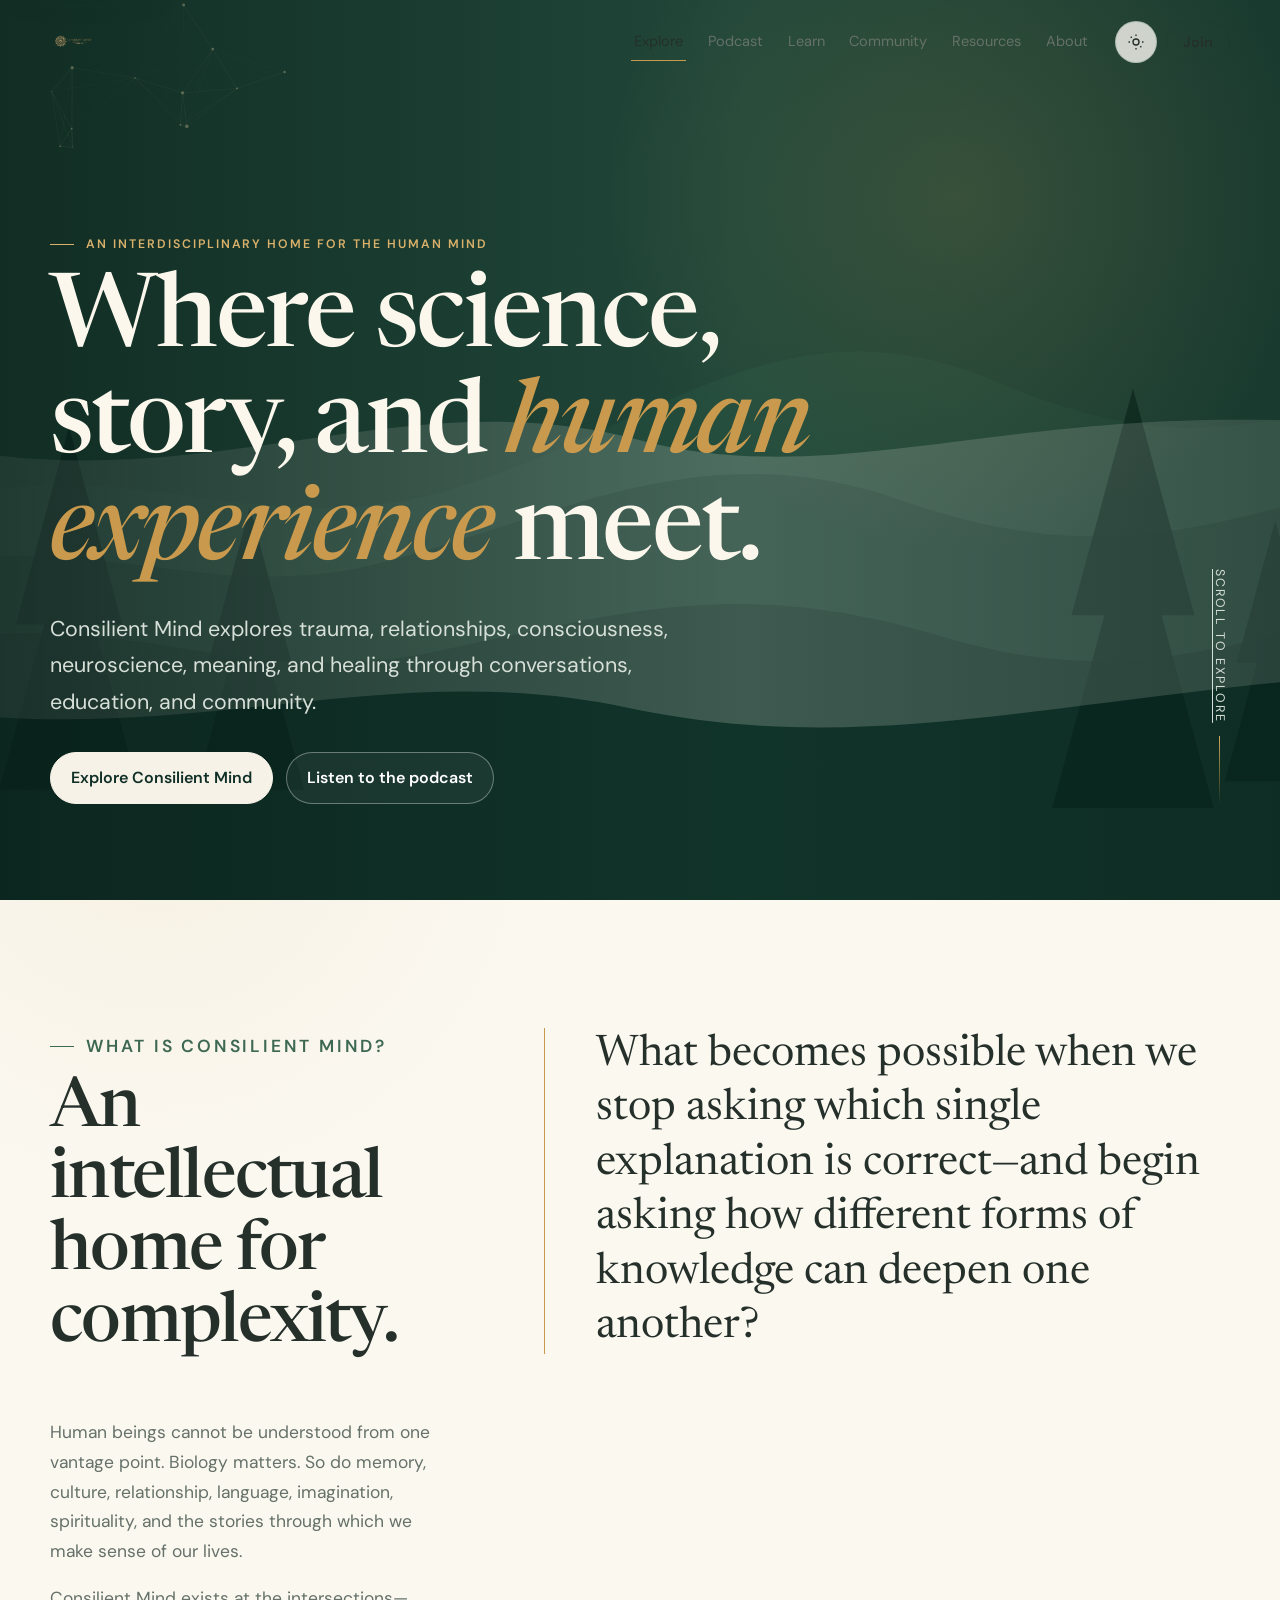
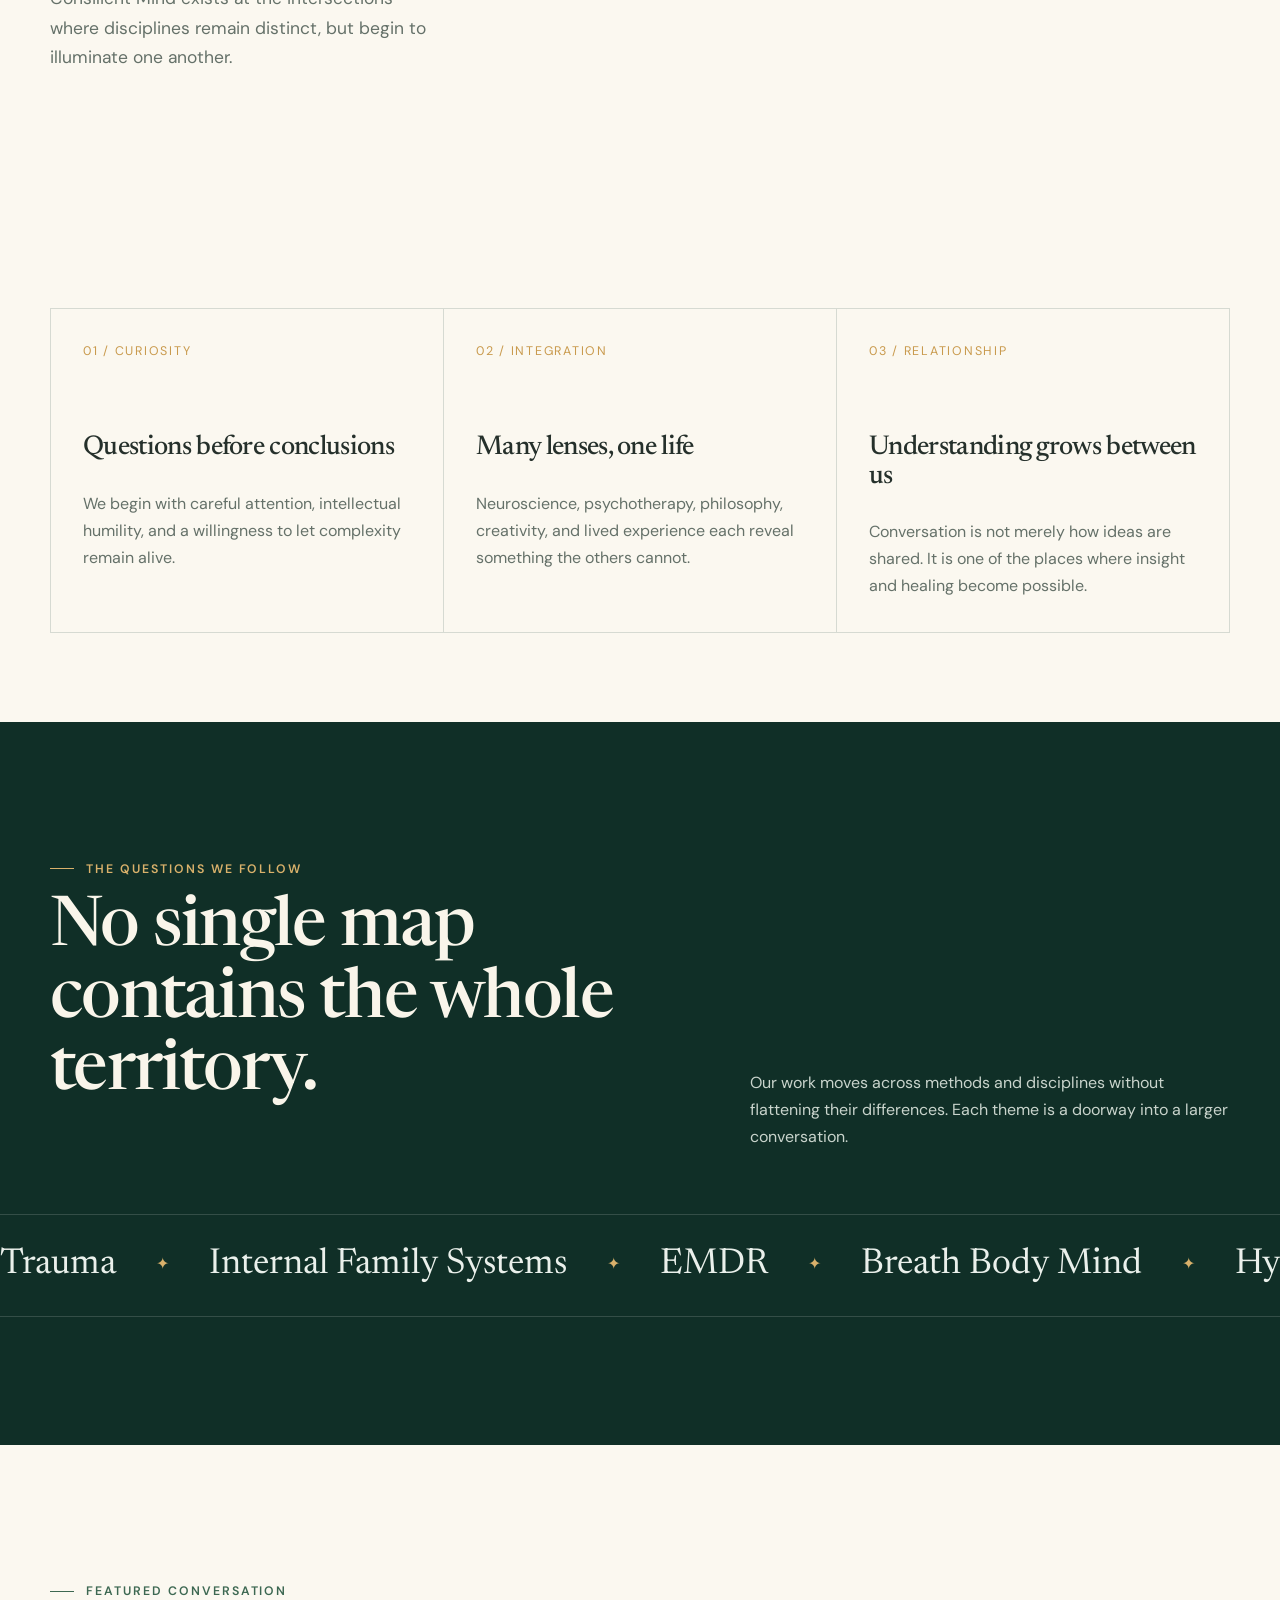
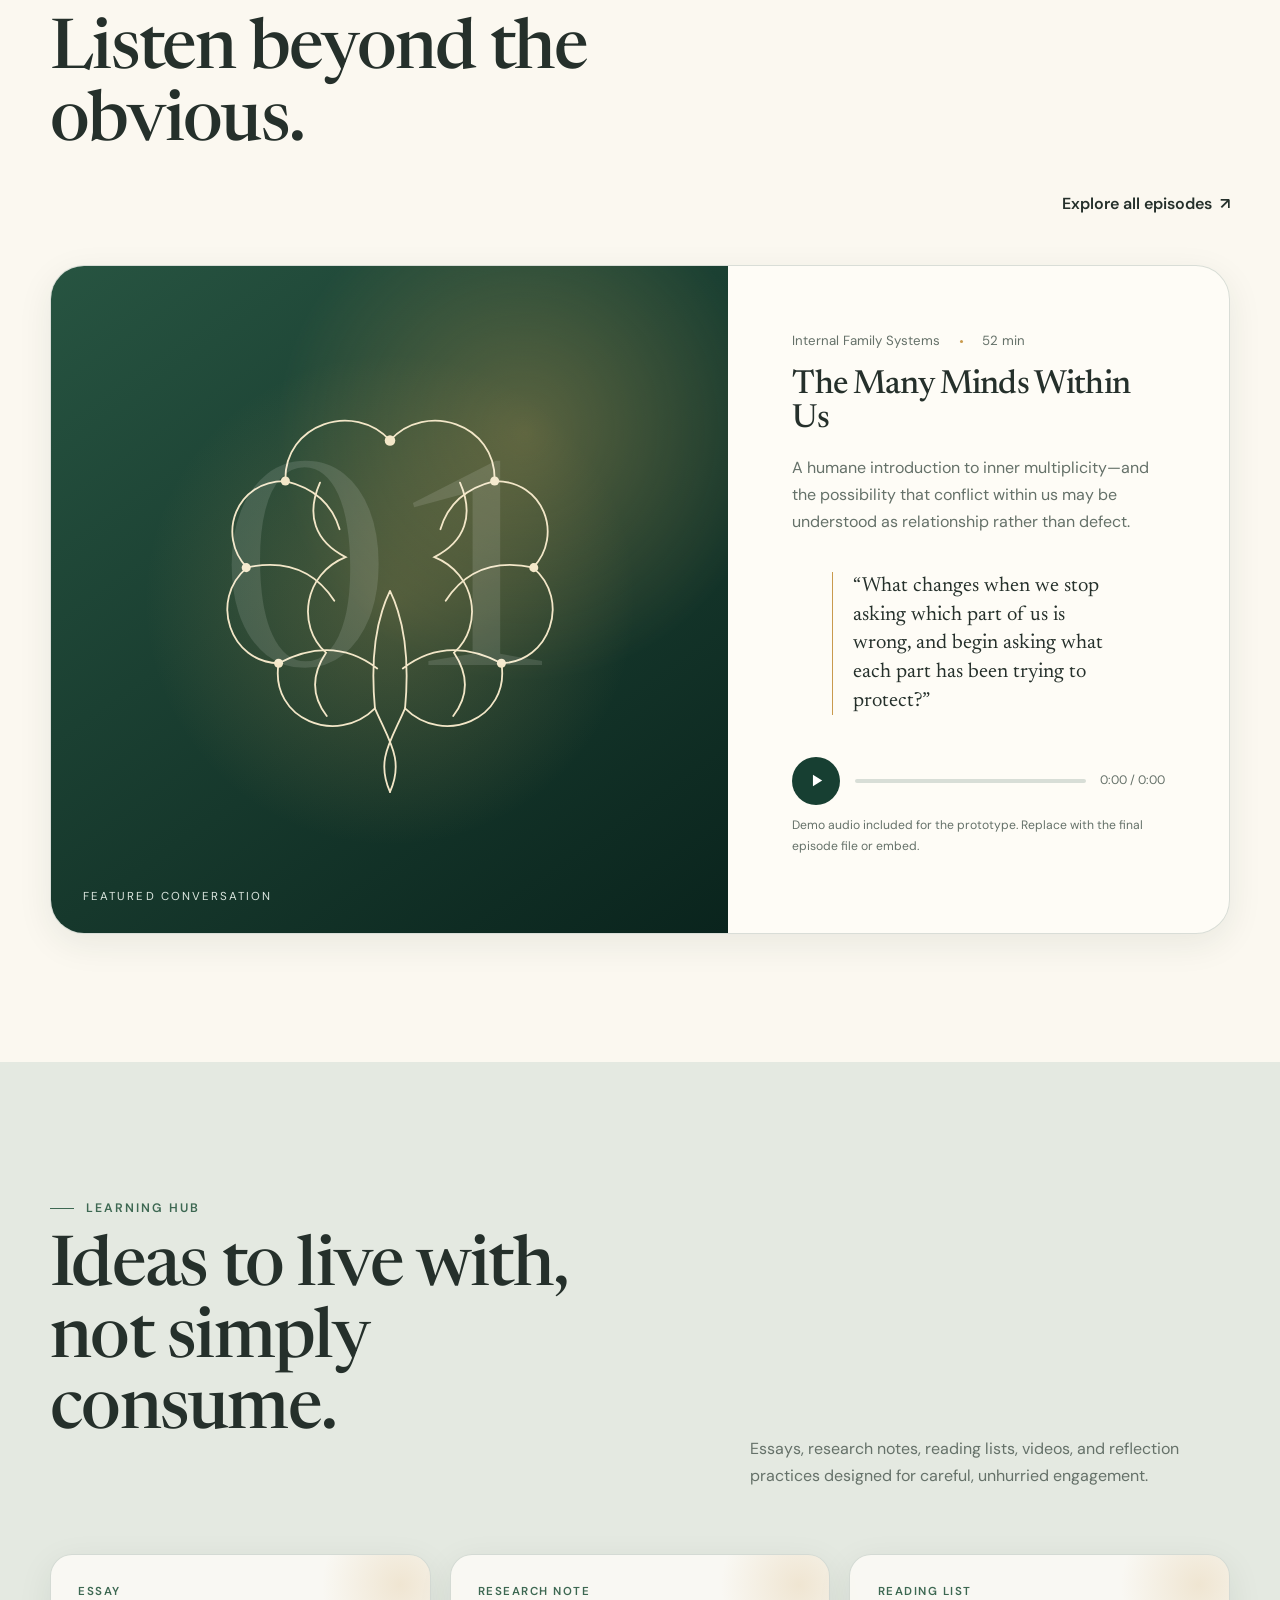
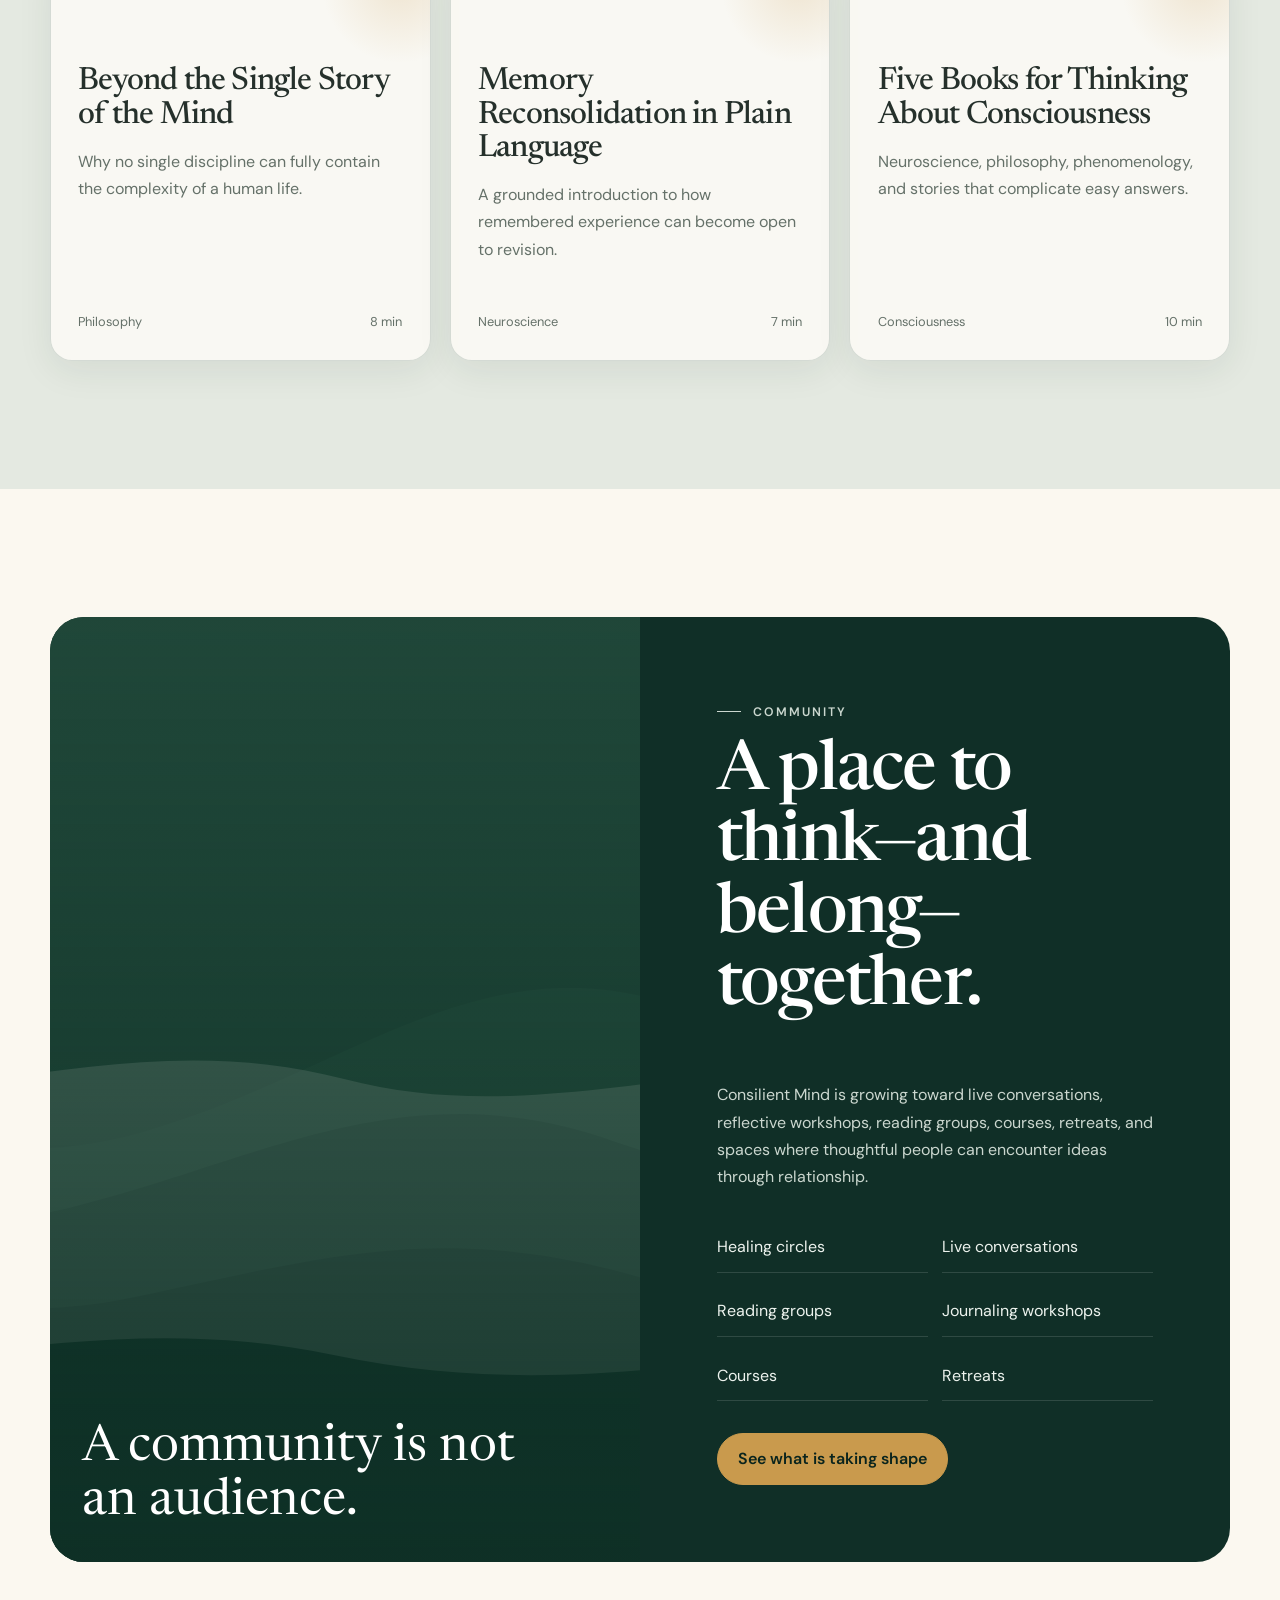
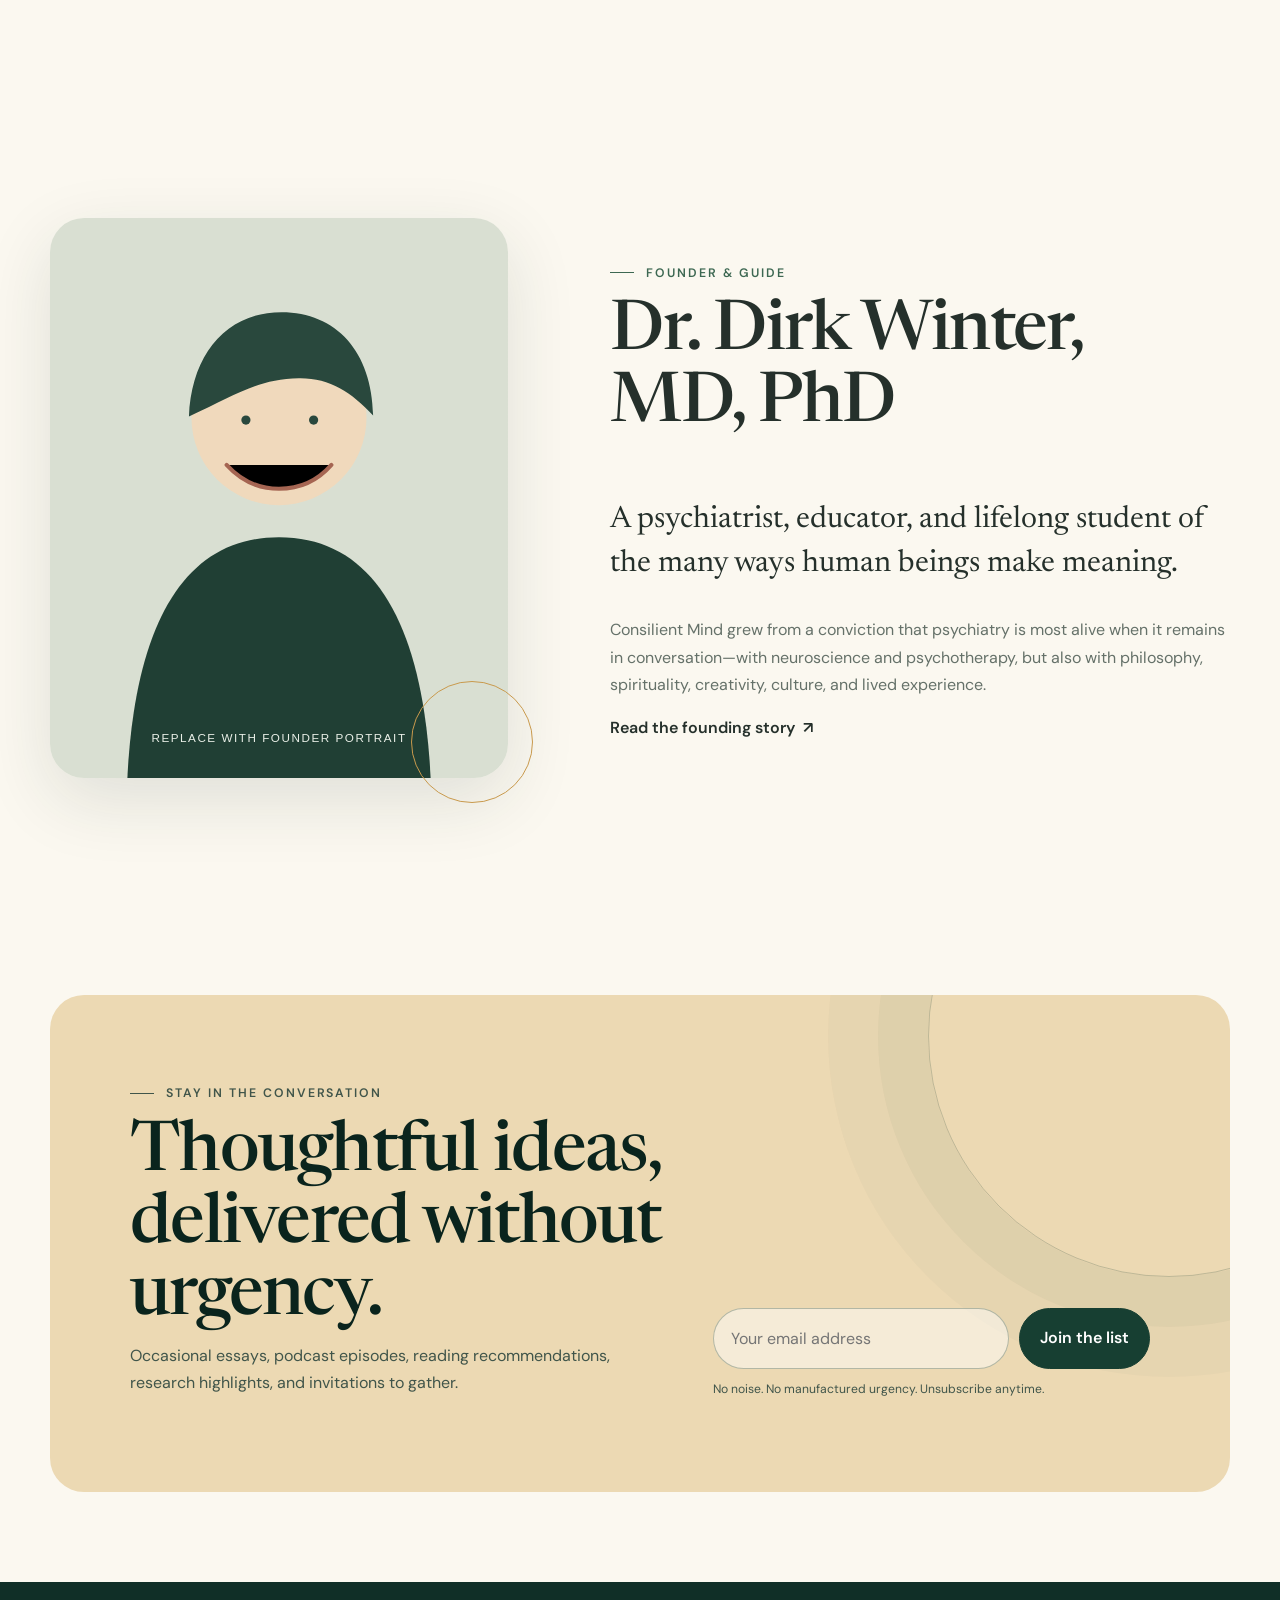
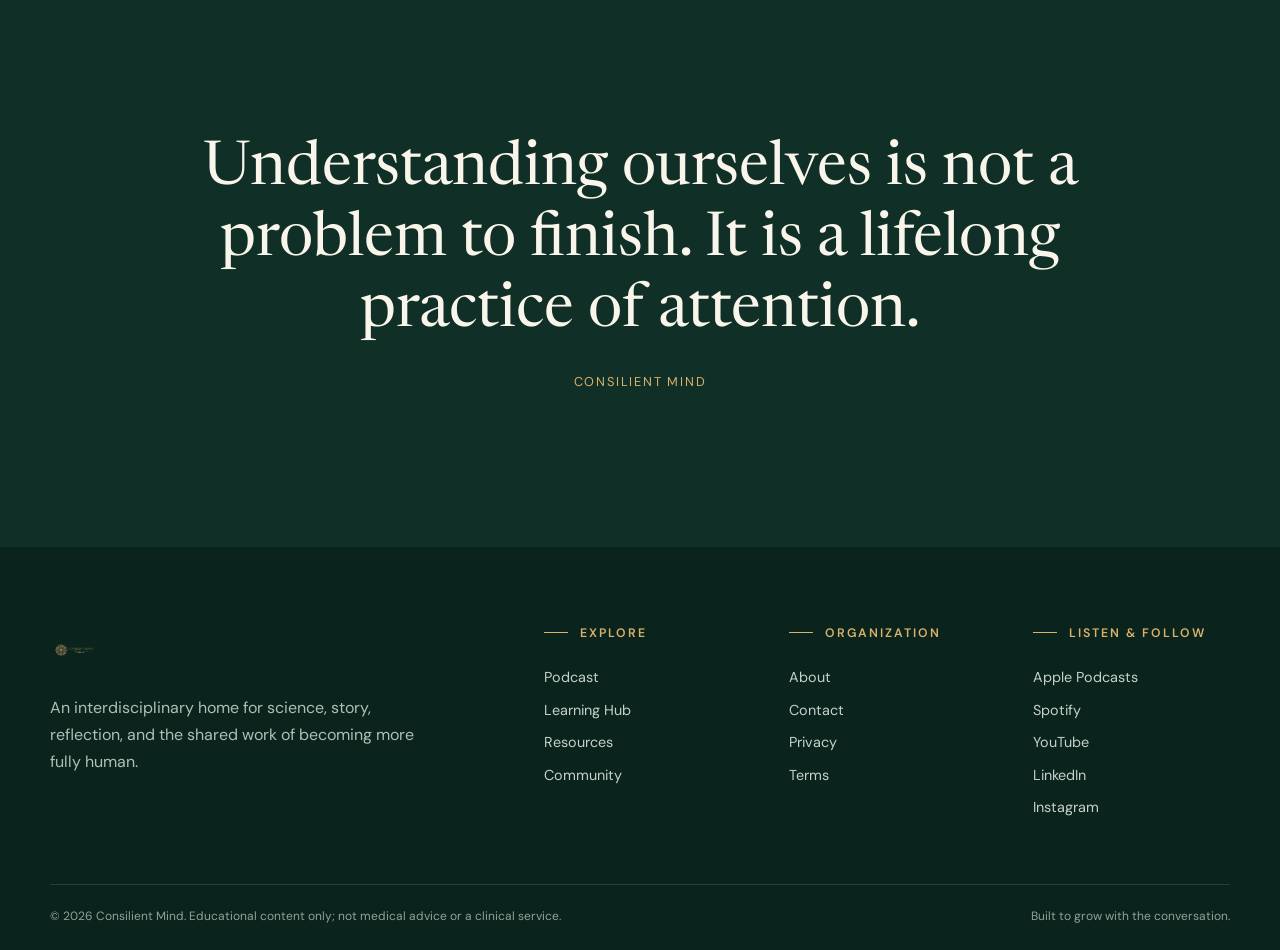
<file: index.html>
<!doctype html>
<html lang="en" data-theme="light">
<head>
<meta charset="utf-8"><meta name="viewport" content="width=device-width,initial-scale=1">
<title>Where Science, Story, and Human Experience Meet | Consilient Mind</title><meta name="description" content="An interdisciplinary educational platform exploring neuroscience, psychotherapy, philosophy, creativity, meaning, and community."><meta name="theme-color" content="#173f32">
<meta property="og:title" content="Where Science, Story, and Human Experience Meet | Consilient Mind"><meta property="og:description" content="An interdisciplinary educational platform exploring neuroscience, psychotherapy, philosophy, creativity, meaning, and community."><meta property="og:type" content="website"><meta property="og:image" content="assets/images/social-card.svg">
<link rel="icon" href="assets/images/Consilient Minds Logo.png" type="image/png"><link rel="stylesheet" href="assets/css/styles.css">
</head>
<body data-page="home">
<a class="skip-link" href="#main-content">Skip to content</a>
<header class="site-header" data-header>
  <div class="header-inner shell">
    <a class="brand" href="index.html" aria-label="Consilient Mind home">
      <img src="assets/images/Consilient Minds Logo.png" alt="" width="46" height="46">
    </a>
    <nav class="desktop-nav" aria-label="Primary"><a class="nav-link is-active" href="index.html">Explore</a><a class="nav-link" href="podcast.html">Podcast</a><a class="nav-link" href="learn.html">Learn</a><a class="nav-link" href="community.html">Community</a><a class="nav-link" href="resources.html">Resources</a><a class="nav-link" href="about.html">About</a></nav>
    <div class="header-actions">
      <button class="icon-button theme-toggle" type="button" aria-label="Switch color theme" data-theme-toggle>
        <svg class="sun-icon" viewBox="0 0 24 24"><circle cx="12" cy="12" r="4"/><path d="M12 2v2M12 20v2M4.93 4.93l1.42 1.42M17.66 17.66l1.41 1.41M2 12h2M20 12h2"/></svg>
        <svg class="moon-icon" viewBox="0 0 24 24"><path d="M20.2 15.5A8.5 8.5 0 0 1 8.5 3.8 8.5 8.5 0 1 0 20.2 15.5Z"/></svg>
      </button>
      <a class="button button-small button-ghost header-join" href="community.html#join">Join</a>
      <button class="menu-toggle" type="button" aria-expanded="false" aria-controls="mobile-menu" data-menu-toggle>
        <span></span><span></span><span></span><span class="sr-only">Open menu</span>
      </button>
    </div>
  </div>
  <nav class="mobile-menu" id="mobile-menu" aria-label="Mobile navigation" data-mobile-menu>
    <div class="shell mobile-menu-inner"><a class="nav-link is-active" href="index.html">Explore</a><a class="nav-link" href="podcast.html">Podcast</a><a class="nav-link" href="learn.html">Learn</a><a class="nav-link" href="community.html">Community</a><a class="nav-link" href="resources.html">Resources</a><a class="nav-link" href="about.html">About</a><a class="button" href="community.html#join">Join the community</a></div>
  </nav>
</header><main id="main-content">
<section class="hero">
  <div class="hero-backdrop" aria-hidden="true"></div><canvas class="constellation" data-constellation aria-hidden="true"></canvas>
  <div class="shell hero-content">
    <div class="hero-copy" data-reveal>
      <p class="eyebrow">An interdisciplinary home for the human mind</p>
      <h1>Where science, story, and <span class="display-accent">human experience</span> meet.</h1>
      <p class="hero-lede">Consilient Mind explores trauma, relationships, consciousness, neuroscience, meaning, and healing through conversations, education, and community.</p>
      <div class="button-row"><a class="button button-light" href="#what-is">Explore Consilient Mind</a><a class="button button-ghost" href="podcast.html">Listen to the podcast</a></div>
    </div>
    <a class="hero-scroll" href="#what-is">Scroll to explore</a>
  </div>
</section>
<section class="section" id="what-is">
  <div class="shell intro-grid">
    <div class="intro-copy" data-reveal><p class="eyebrow">What is Consilient Mind?</p><h2>An intellectual home for complexity.</h2><p>Human beings cannot be understood from one vantage point. Biology matters. So do memory, culture, relationship, language, imagination, spirituality, and the stories through which we make sense of our lives.</p><p>Consilient Mind exists at the intersections—where disciplines remain distinct, but begin to illuminate one another.</p></div>
    <div class="big-question" data-reveal data-reveal-delay="1">What becomes possible when we stop asking which single explanation is correct—and begin asking how different forms of knowledge can deepen one another?</div>
  </div>
</section>
<section class="section section-tight"><div class="shell"><div class="principles-grid">
  <article class="principle" data-reveal><span class="principle-number">01 / CURIOSITY</span><h3>Questions before conclusions</h3><p>We begin with careful attention, intellectual humility, and a willingness to let complexity remain alive.</p></article>
  <article class="principle" data-reveal data-reveal-delay="1"><span class="principle-number">02 / INTEGRATION</span><h3>Many lenses, one life</h3><p>Neuroscience, psychotherapy, philosophy, creativity, and lived experience each reveal something the others cannot.</p></article>
  <article class="principle" data-reveal data-reveal-delay="2"><span class="principle-number">03 / RELATIONSHIP</span><h3>Understanding grows between us</h3><p>Conversation is not merely how ideas are shared. It is one of the places where insight and healing become possible.</p></article>
</div></div></section>
<section class="section section-dark">
  <div class="shell split-heading" data-reveal><div><p class="eyebrow">The questions we follow</p><h2>No single map contains the whole territory.</h2></div><p>Our work moves across methods and disciplines without flattening their differences. Each theme is a doorway into a larger conversation.</p></div>
  <div class="idea-marquee"><div class="marquee-track" aria-hidden="true">
    <span>Trauma</span><span>Internal Family Systems</span><span>EMDR</span><span>Breath Body Mind</span><span>Hypnosis</span><span>Ketamine-assisted psychotherapy</span><span>Meaning</span><span>Consciousness</span><span>Relationships</span><span>Journaling</span><span>Creativity</span><span>Neuroscience</span><span>Philosophy</span>
    <span>Trauma</span><span>Internal Family Systems</span><span>EMDR</span><span>Breath Body Mind</span><span>Hypnosis</span><span>Ketamine-assisted psychotherapy</span><span>Meaning</span><span>Consciousness</span><span>Relationships</span><span>Journaling</span><span>Creativity</span><span>Neuroscience</span><span>Philosophy</span>
  </div></div>
</section>
<section class="section"><div class="shell">
  <div class="split-heading" data-reveal><div><p class="eyebrow">Featured conversation</p><h2>Listen beyond the obvious.</h2></div><a class="text-link" href="podcast.html">Explore all episodes</a></div>
  <article class="episode-feature" data-reveal>
    <div class="episode-art"><span class="episode-number">01</span></div>
    <div class="episode-copy"><div class="meta-row"><span>Internal Family Systems</span><span>52 min</span></div><h3>The Many Minds Within Us</h3><p>A humane introduction to inner multiplicity—and the possibility that conflict within us may be understood as relationship rather than defect.</p>
      <blockquote class="episode-quote">“What changes when we stop asking which part of us is wrong, and begin asking what each part has been trying to protect?”</blockquote>
      <div class="player" data-player><button class="play-button" type="button" aria-label="Play demo audio" data-play><svg class="play-triangle" viewBox="0 0 24 24"><path d="M7 4v16l13-8Z"/></svg><span class="pause-bars"><i></i><i></i></span></button><div class="player-track" data-track><div class="player-progress" data-progress></div></div><span class="player-time" data-time>0:00 / 0:00</span><audio preload="metadata" src="assets/audio/consilient-intro.wav"></audio></div>
      <p class="form-note">Demo audio included for the prototype. Replace with the final episode file or embed.</p>
    </div>
  </article>
</div></section>
<section class="section section-sage"><div class="shell">
  <div class="split-heading" data-reveal><div><p class="eyebrow">Learning Hub</p><h2>Ideas to live with, not simply consume.</h2></div><p>Essays, research notes, reading lists, videos, and reflection practices designed for careful, unhurried engagement.</p></div>
  <div class="cards-grid">
    <a class="editorial-card" href="learn.html" data-reveal><span class="card-type">Essay</span><h3>Beyond the Single Story of the Mind</h3><p>Why no single discipline can fully contain the complexity of a human life.</p><div class="card-foot"><span>Philosophy</span><span>8 min</span></div></a>
    <a class="editorial-card" href="learn.html" data-reveal data-reveal-delay="1"><span class="card-type">Research Note</span><h3>Memory Reconsolidation in Plain Language</h3><p>A grounded introduction to how remembered experience can become open to revision.</p><div class="card-foot"><span>Neuroscience</span><span>7 min</span></div></a>
    <a class="editorial-card" href="resources.html" data-reveal data-reveal-delay="2"><span class="card-type">Reading List</span><h3>Five Books for Thinking About Consciousness</h3><p>Neuroscience, philosophy, phenomenology, and stories that complicate easy answers.</p><div class="card-foot"><span>Consciousness</span><span>10 min</span></div></a>
  </div>
</div></section>
<section class="section"><div class="shell community-panel" data-reveal>
  <div class="community-image" aria-hidden="true"></div>
  <div class="community-copy"><p class="eyebrow">Community</p><h2>A place to think—and belong—together.</h2><p>Consilient Mind is growing toward live conversations, reflective workshops, reading groups, courses, retreats, and spaces where thoughtful people can encounter ideas through relationship.</p><ul class="offerings-list"><li>Healing circles</li><li>Live conversations</li><li>Reading groups</li><li>Journaling workshops</li><li>Courses</li><li>Retreats</li></ul><a class="button button-gold" href="community.html">See what is taking shape</a></div>
</div></section>
<section class="section"><div class="shell founder-teaser">
  <div class="founder-portrait" data-reveal><img src="assets/images/founder-placeholder.svg" alt="Placeholder portrait for Dr. Dirk Winter"></div>
  <div data-reveal data-reveal-delay="1"><p class="eyebrow">Founder & guide</p><h2>Dr. Dirk Winter, MD, PhD</h2><p class="lede">A psychiatrist, educator, and lifelong student of the many ways human beings make meaning.</p><p>Consilient Mind grew from a conviction that psychiatry is most alive when it remains in conversation—with neuroscience and psychotherapy, but also with philosophy, spirituality, creativity, culture, and lived experience.</p><a class="text-link" href="about.html">Read the founding story</a></div>
</div></section>
<section class="section section-tight"><div class="shell newsletter" data-reveal><div class="newsletter-inner">
  <div><p class="eyebrow">Stay in the conversation</p><h2>Thoughtful ideas, delivered without urgency.</h2><p>Occasional essays, podcast episodes, reading recommendations, research highlights, and invitations to gather.</p></div>
  <div><form class="newsletter-form" data-newsletter-form><label class="sr-only" for="home-email">Email address</label><input id="home-email" type="email" placeholder="Your email address" required><button class="button" type="submit">Join the list</button></form><p class="form-note">No noise. No manufactured urgency. Unsubscribe anytime.</p></div>
</div></div></section>
<section class="quote-band section-dark"><div class="shell" data-reveal><blockquote>Understanding ourselves is not a problem to finish. It is a lifelong practice of attention.</blockquote><cite>Consilient Mind</cite></div></section>
</main>
<footer class="site-footer">
  <div class="shell footer-grid">
    <div class="footer-intro">
      <a class="brand footer-brand" href="index.html"><img src="assets/images/Consilient Minds Logo.png" alt="" width="48" height="48"></a>
      <p>An interdisciplinary home for science, story, reflection, and the shared work of becoming more fully human.</p>
    </div>
    <div><p class="eyebrow">Explore</p><a href="podcast.html">Podcast</a><a href="learn.html">Learning Hub</a><a href="resources.html">Resources</a><a href="community.html">Community</a></div>
    <div><p class="eyebrow">Organization</p><a href="about.html">About</a><a href="contact.html">Contact</a><a href="privacy.html">Privacy</a><a href="terms.html">Terms</a></div>
    <div><p class="eyebrow">Listen & follow</p><a href="#" data-placeholder-link>Apple Podcasts</a><a href="#" data-placeholder-link>Spotify</a><a href="#" data-placeholder-link>YouTube</a><a href="#" data-placeholder-link>LinkedIn</a><a href="#" data-placeholder-link>Instagram</a></div>
  </div>
  <div class="shell footer-bottom"><p>© <span data-current-year></span> Consilient Mind. Educational content only; not medical advice or a clinical service.</p><p>Built to grow with the conversation.</p></div>
</footer>
<div class="toast" role="status" aria-live="polite" data-toast></div>
<script src="assets/js/data.js"></script><script src="assets/js/main.js"></script></body></html>
</file>
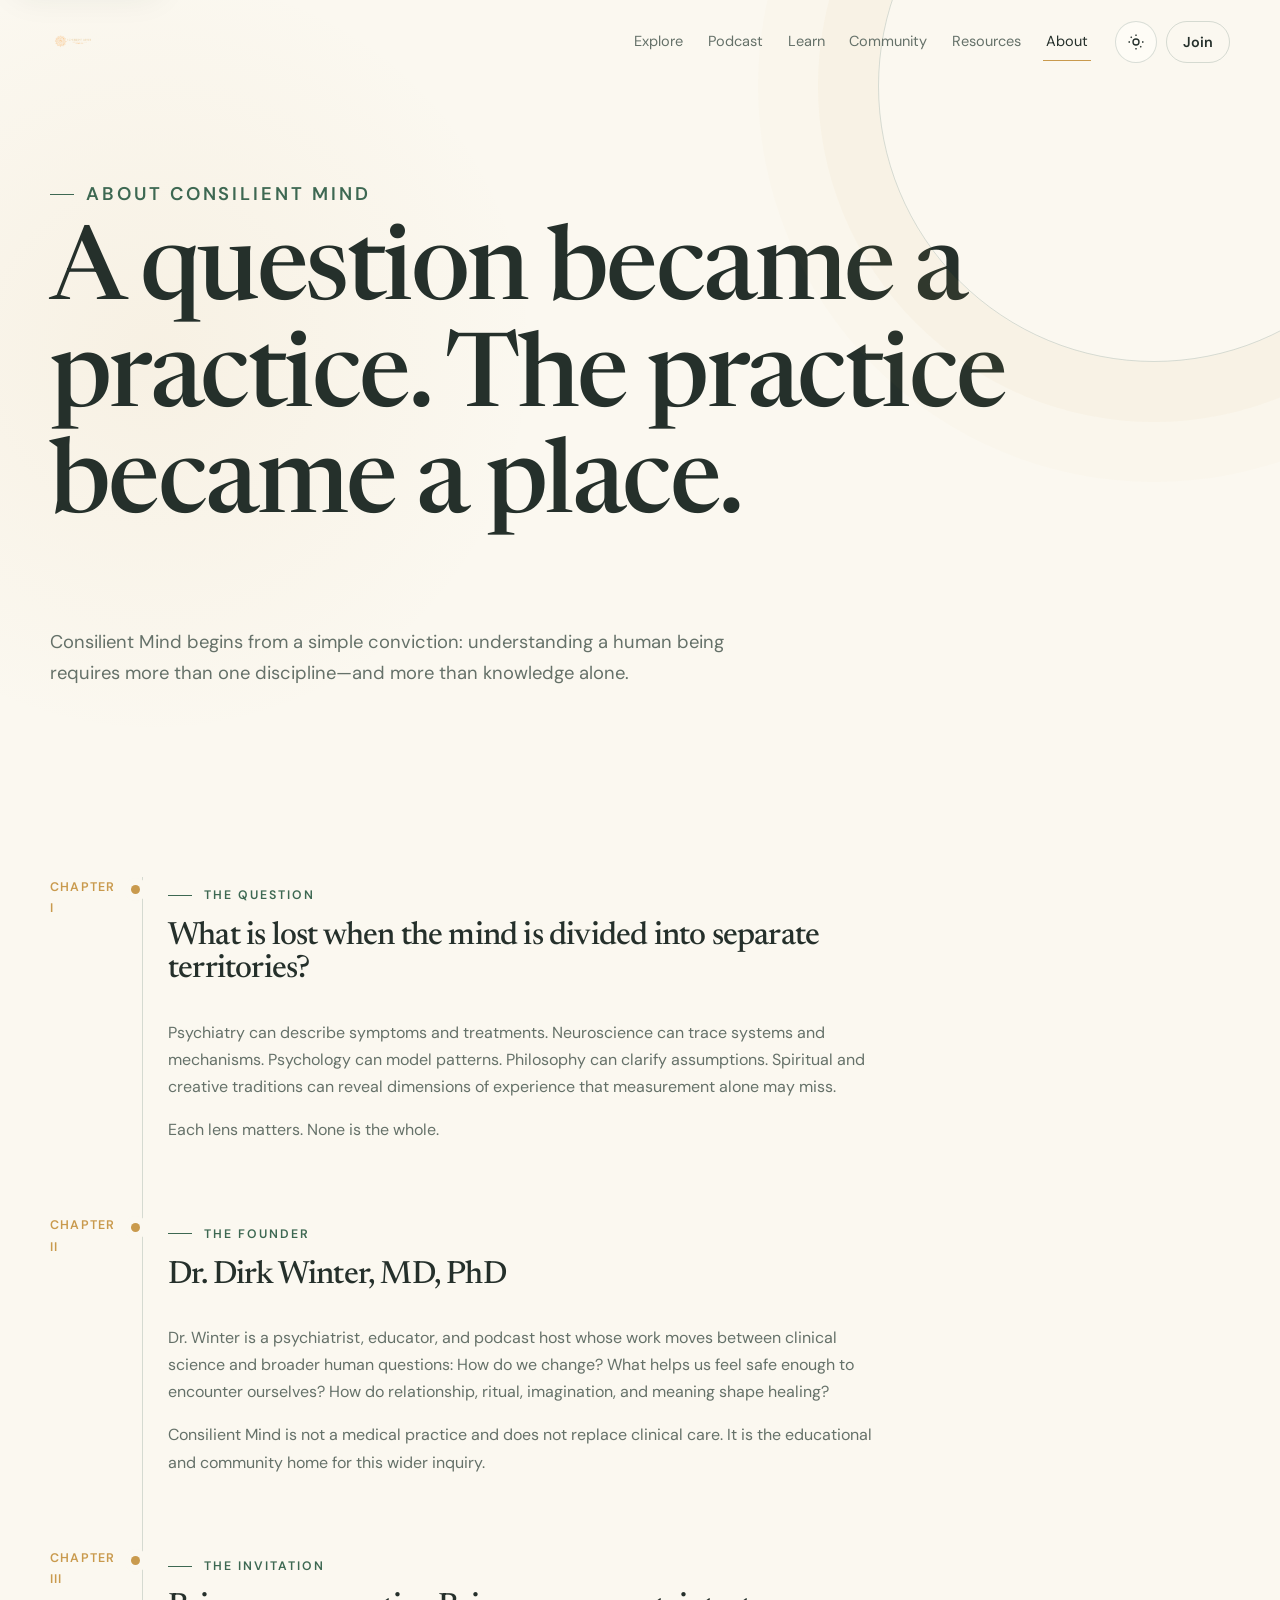
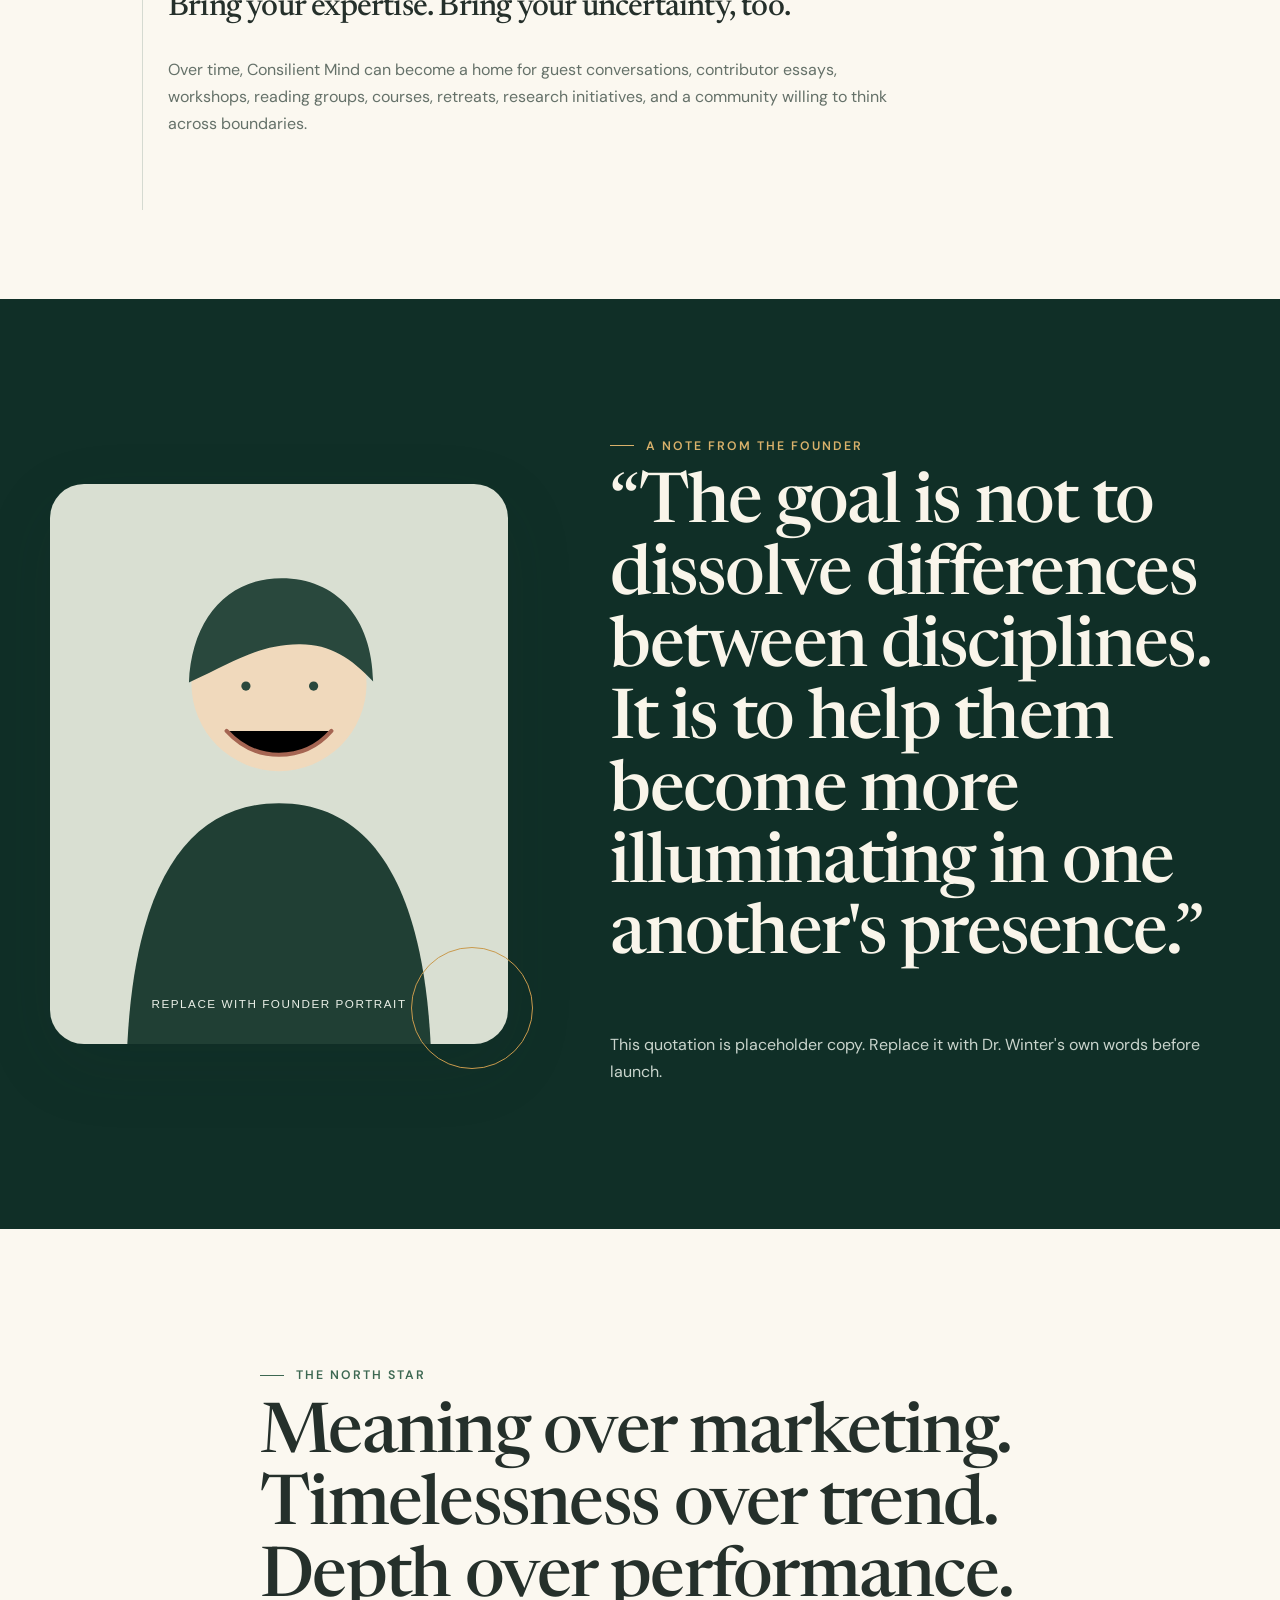
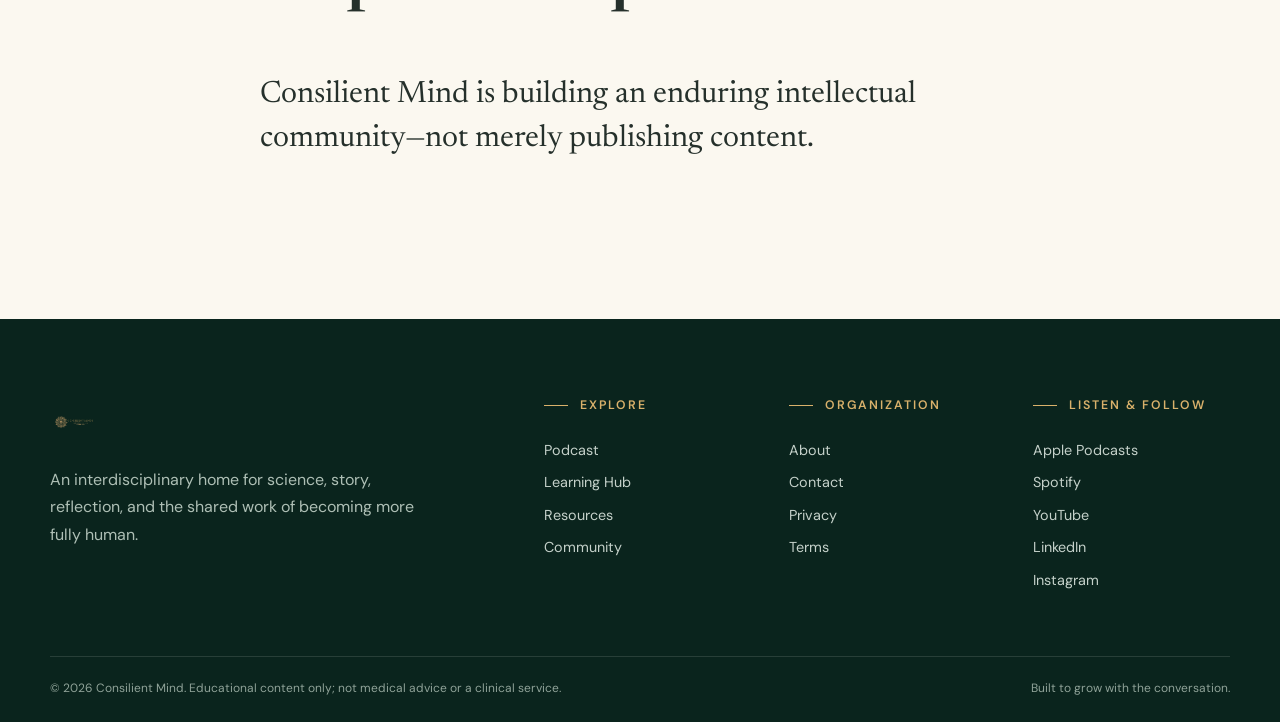
<file: about.html>
<!doctype html>
<html lang="en" data-theme="light">
<head>
<meta charset="utf-8"><meta name="viewport" content="width=device-width,initial-scale=1">
<title>About | Consilient Mind</title><meta name="description" content="The mission, founding story, and interdisciplinary philosophy behind Consilient Mind."><meta name="theme-color" content="#173f32">
<meta property="og:title" content="About | Consilient Mind"><meta property="og:description" content="The mission, founding story, and interdisciplinary philosophy behind Consilient Mind."><meta property="og:type" content="website"><meta property="og:image" content="assets/images/social-card.svg">
<link rel="icon" href="assets/images/Consilient Minds Logo.png" type="image/png"><link rel="stylesheet" href="assets/css/styles.css">
</head>
<body data-page="about">
<a class="skip-link" href="#main-content">Skip to content</a>
<header class="site-header" data-header>
  <div class="header-inner shell">
    <a class="brand" href="index.html" aria-label="Consilient Mind home">
      <img src="assets/images/Consilient Minds Logo.png" alt="" width="46" height="46">
    </a>
    <nav class="desktop-nav" aria-label="Primary"><a class="nav-link" href="index.html">Explore</a><a class="nav-link" href="podcast.html">Podcast</a><a class="nav-link" href="learn.html">Learn</a><a class="nav-link" href="community.html">Community</a><a class="nav-link" href="resources.html">Resources</a><a class="nav-link is-active" href="about.html">About</a></nav>
    <div class="header-actions">
      <button class="icon-button theme-toggle" type="button" aria-label="Switch color theme" data-theme-toggle>
        <svg class="sun-icon" viewBox="0 0 24 24"><circle cx="12" cy="12" r="4"/><path d="M12 2v2M12 20v2M4.93 4.93l1.42 1.42M17.66 17.66l1.41 1.41M2 12h2M20 12h2"/></svg>
        <svg class="moon-icon" viewBox="0 0 24 24"><path d="M20.2 15.5A8.5 8.5 0 0 1 8.5 3.8 8.5 8.5 0 1 0 20.2 15.5Z"/></svg>
      </button>
      <a class="button button-small button-ghost header-join" href="community.html#join">Join</a>
      <button class="menu-toggle" type="button" aria-expanded="false" aria-controls="mobile-menu" data-menu-toggle>
        <span></span><span></span><span></span><span class="sr-only">Open menu</span>
      </button>
    </div>
  </div>
  <nav class="mobile-menu" id="mobile-menu" aria-label="Mobile navigation" data-mobile-menu>
    <div class="shell mobile-menu-inner"><a class="nav-link" href="index.html">Explore</a><a class="nav-link" href="podcast.html">Podcast</a><a class="nav-link" href="learn.html">Learn</a><a class="nav-link" href="community.html">Community</a><a class="nav-link" href="resources.html">Resources</a><a class="nav-link is-active" href="about.html">About</a><a class="button" href="community.html#join">Join the community</a></div>
  </nav>
</header><main id="main-content">
<section class="page-hero"><div class="shell" data-reveal><p class="eyebrow">About Consilient Mind</p><h1>A question became a practice. The practice became a place.</h1><p>Consilient Mind begins from a simple conviction: understanding a human being requires more than one discipline—and more than knowledge alone.</p></div></section>
<section class="section section-tight"><div class="shell timeline">
  <article class="timeline-item" data-reveal><div class="timeline-marker">CHAPTER I</div><div class="timeline-content"><p class="eyebrow">The question</p><h3>What is lost when the mind is divided into separate territories?</h3><p>Psychiatry can describe symptoms and treatments. Neuroscience can trace systems and mechanisms. Psychology can model patterns. Philosophy can clarify assumptions. Spiritual and creative traditions can reveal dimensions of experience that measurement alone may miss.</p><p>Each lens matters. None is the whole.</p></div></article>
  <article class="timeline-item" data-reveal><div class="timeline-marker">CHAPTER II</div><div class="timeline-content"><p class="eyebrow">The founder</p><h3>Dr. Dirk Winter, MD, PhD</h3><p>Dr. Winter is a psychiatrist, educator, and podcast host whose work moves between clinical science and broader human questions: How do we change? What helps us feel safe enough to encounter ourselves? How do relationship, ritual, imagination, and meaning shape healing?</p><p>Consilient Mind is not a medical practice and does not replace clinical care. It is the educational and community home for this wider inquiry.</p></div></article>
  <article class="timeline-item" data-reveal><div class="timeline-marker">CHAPTER III</div><div class="timeline-content"><p class="eyebrow">The invitation</p><h3>Bring your expertise. Bring your uncertainty, too.</h3><p>Over time, Consilient Mind can become a home for guest conversations, contributor essays, workshops, reading groups, courses, retreats, research initiatives, and a community willing to think across boundaries.</p></div></article>
</div></section>
<section class="section section-dark"><div class="shell founder-teaser"><div class="founder-portrait" data-reveal><img src="assets/images/founder-placeholder.svg" alt="Placeholder portrait for Dr. Dirk Winter"></div><div data-reveal data-reveal-delay="1"><p class="eyebrow">A note from the founder</p><h2>“The goal is not to dissolve differences between disciplines. It is to help them become more illuminating in one another's presence.”</h2><p>This quotation is placeholder copy. Replace it with Dr. Winter's own words before launch.</p></div></div></section>
<section class="section"><div class="narrow" data-reveal><p class="eyebrow">The north star</p><h2>Meaning over marketing. Timelessness over trend. Depth over performance.</h2><p class="lede">Consilient Mind is building an enduring intellectual community—not merely publishing content.</p></div></section>
</main>
<footer class="site-footer">
  <div class="shell footer-grid">
    <div class="footer-intro">
      <a class="brand footer-brand" href="index.html"><img src="assets/images/Consilient Minds Logo.png" alt="" width="48" height="48"></a>
      <p>An interdisciplinary home for science, story, reflection, and the shared work of becoming more fully human.</p>
    </div>
    <div><p class="eyebrow">Explore</p><a href="podcast.html">Podcast</a><a href="learn.html">Learning Hub</a><a href="resources.html">Resources</a><a href="community.html">Community</a></div>
    <div><p class="eyebrow">Organization</p><a href="about.html">About</a><a href="contact.html">Contact</a><a href="privacy.html">Privacy</a><a href="terms.html">Terms</a></div>
    <div><p class="eyebrow">Listen & follow</p><a href="#" data-placeholder-link>Apple Podcasts</a><a href="#" data-placeholder-link>Spotify</a><a href="#" data-placeholder-link>YouTube</a><a href="#" data-placeholder-link>LinkedIn</a><a href="#" data-placeholder-link>Instagram</a></div>
  </div>
  <div class="shell footer-bottom"><p>© <span data-current-year></span> Consilient Mind. Educational content only; not medical advice or a clinical service.</p><p>Built to grow with the conversation.</p></div>
</footer>
<div class="toast" role="status" aria-live="polite" data-toast></div>
<script src="assets/js/data.js"></script><script src="assets/js/main.js"></script></body></html>
</file>
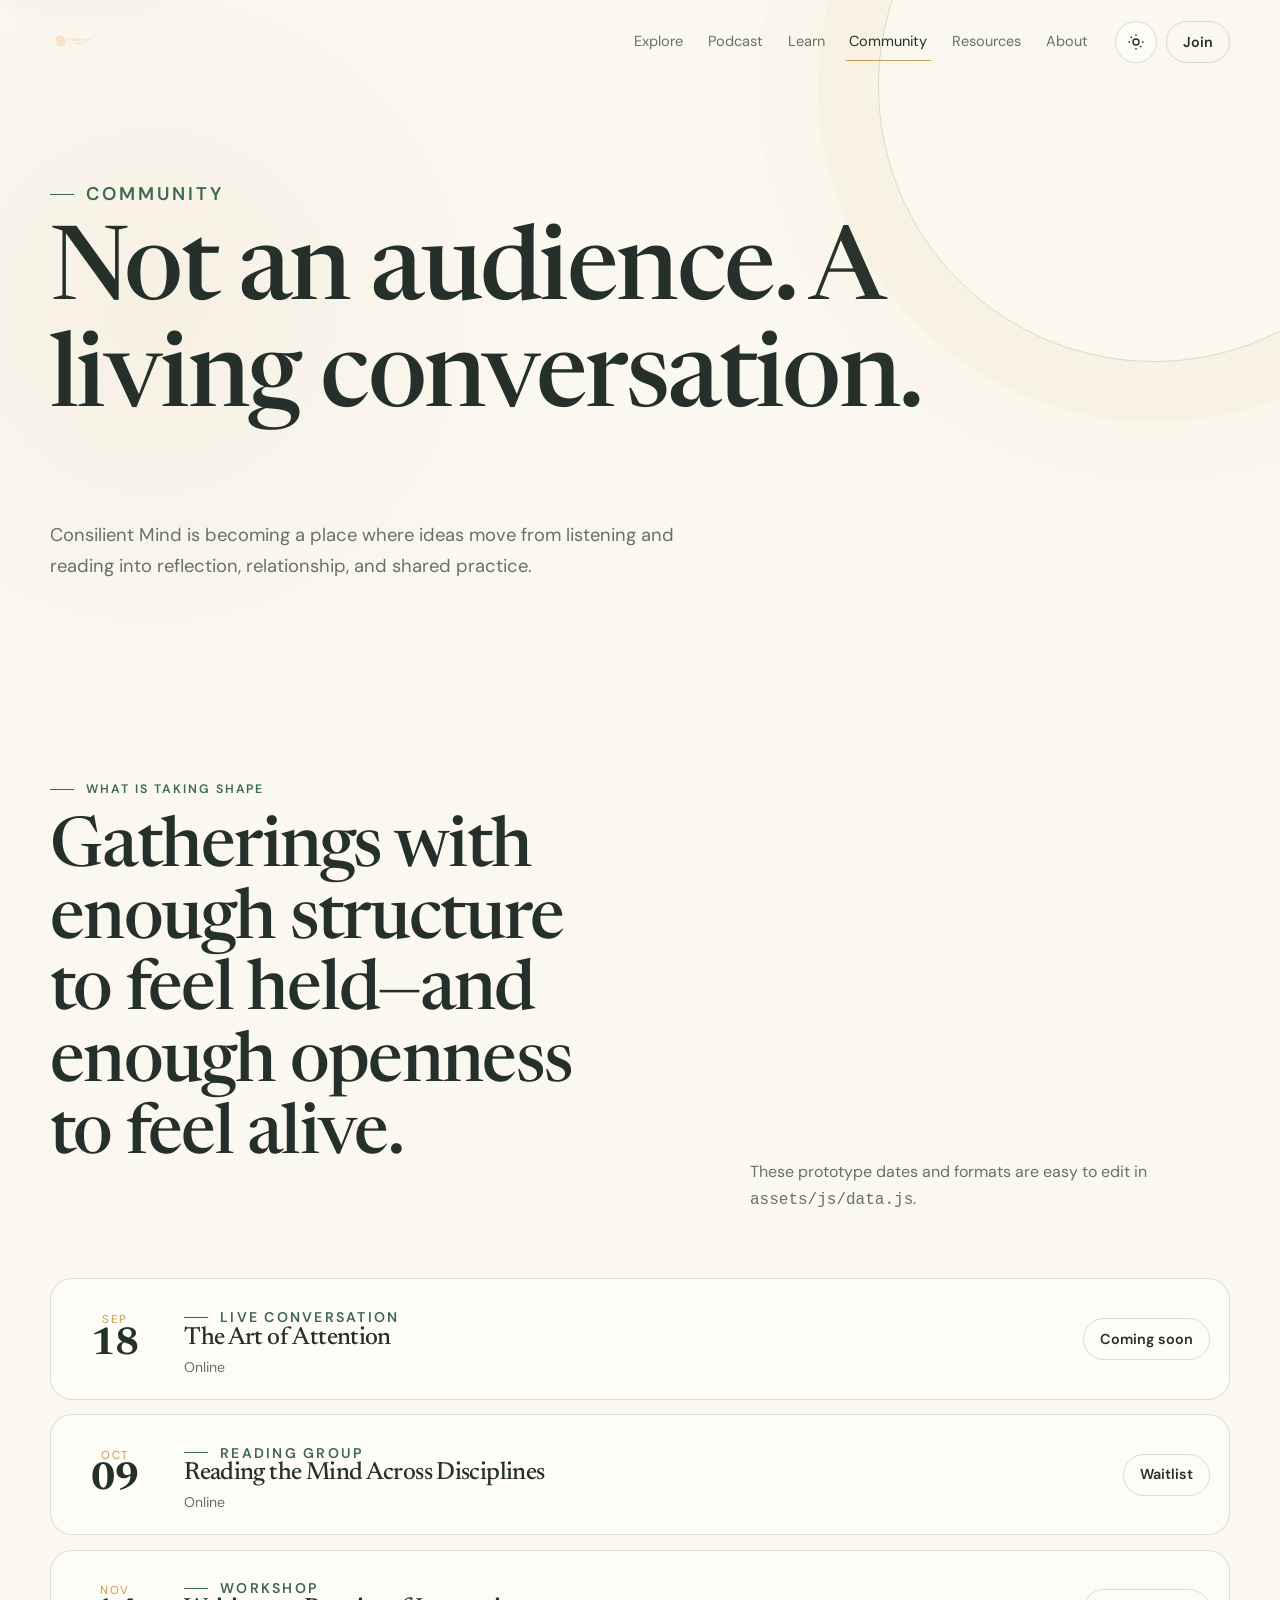
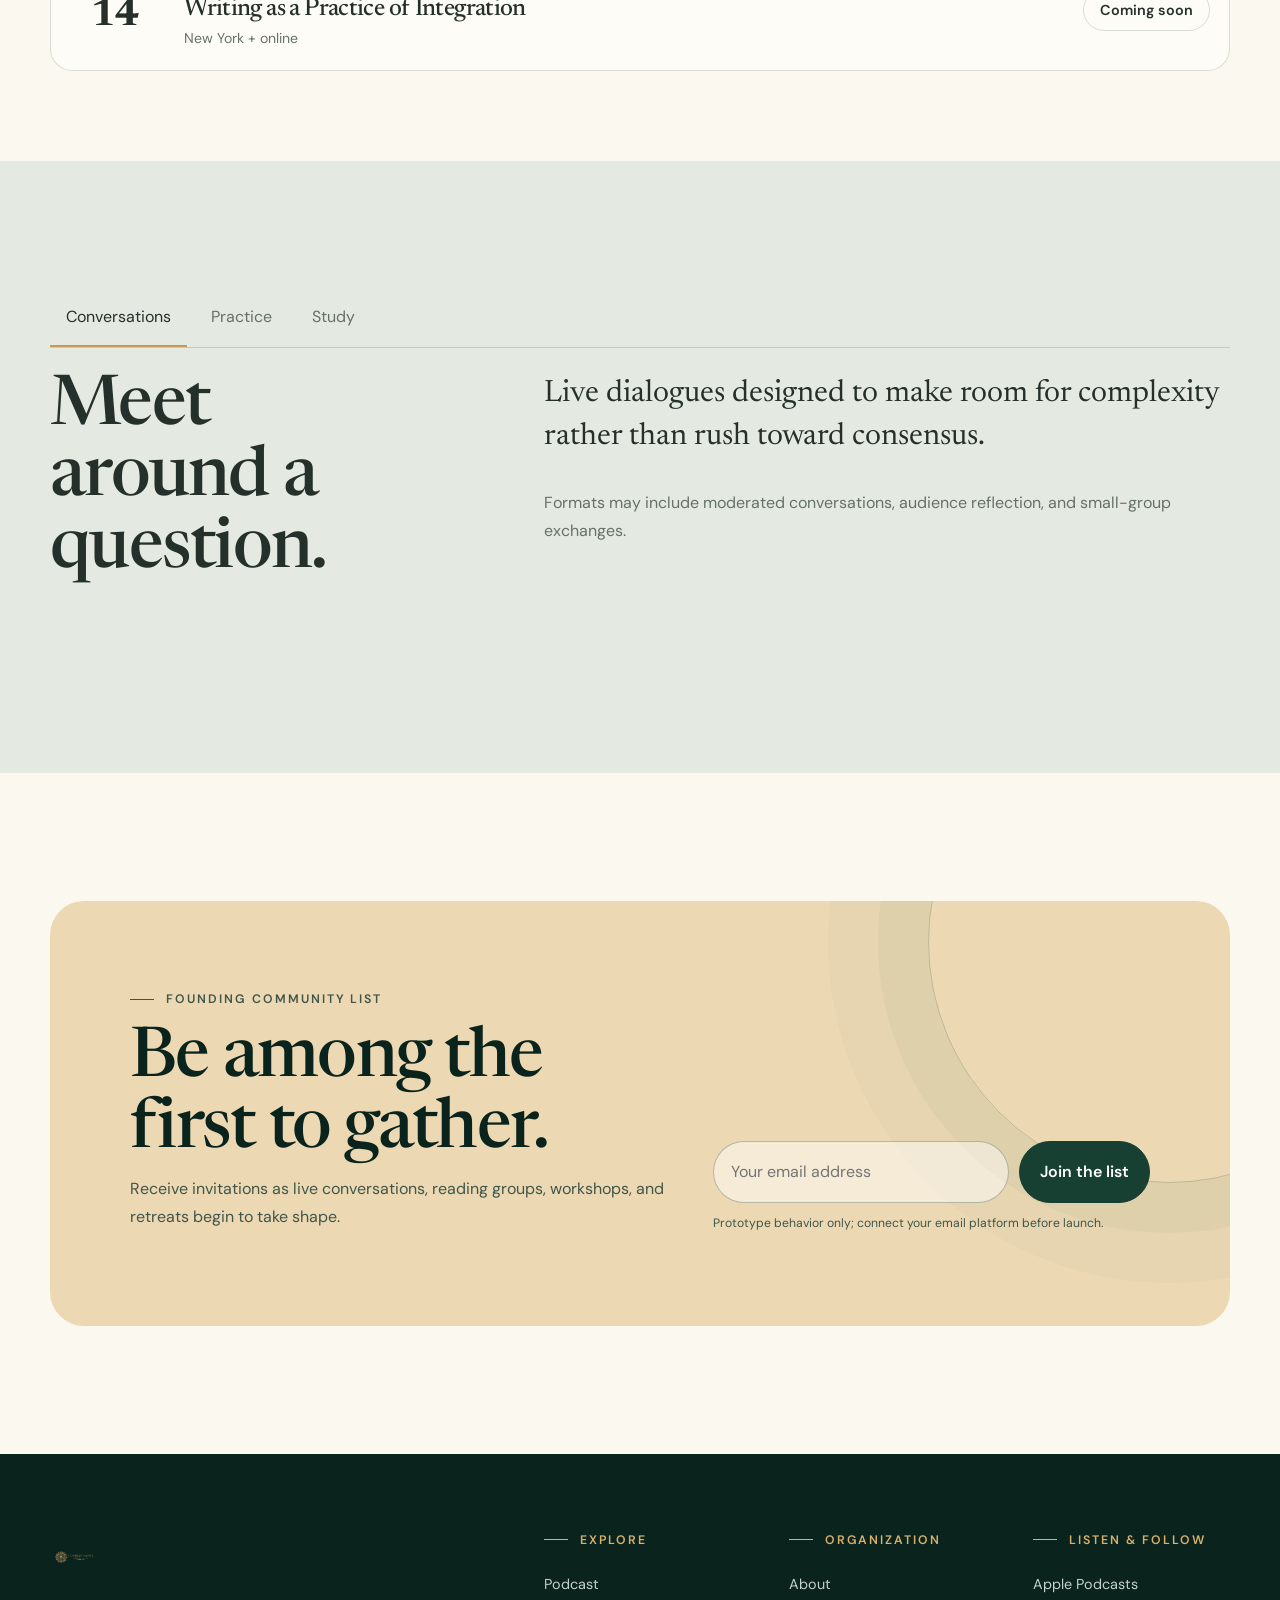
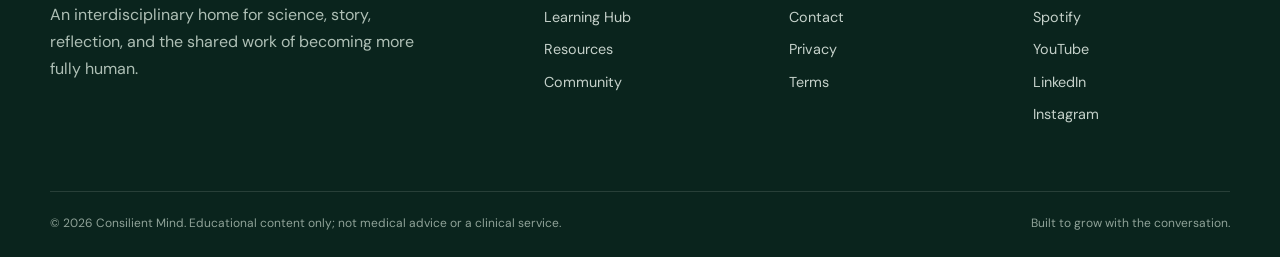
<file: community.html>
<!doctype html>
<html lang="en" data-theme="light">
<head>
<meta charset="utf-8"><meta name="viewport" content="width=device-width,initial-scale=1">
<title>Community | Consilient Mind</title><meta name="description" content="Live conversations, reading groups, reflective workshops, and future gatherings from Consilient Mind."><meta name="theme-color" content="#173f32">
<meta property="og:title" content="Community | Consilient Mind"><meta property="og:description" content="Live conversations, reading groups, reflective workshops, and future gatherings from Consilient Mind."><meta property="og:type" content="website"><meta property="og:image" content="assets/images/social-card.svg">
<link rel="icon" href="assets/images/Consilient Minds Logo.png" type="image/png"><link rel="stylesheet" href="assets/css/styles.css">
</head>
<body data-page="community">
<a class="skip-link" href="#main-content">Skip to content</a>
<header class="site-header" data-header>
  <div class="header-inner shell">
    <a class="brand" href="index.html" aria-label="Consilient Mind home">
      <img src="assets/images/Consilient Minds Logo.png" alt="" width="46" height="46">
    </a>
    <nav class="desktop-nav" aria-label="Primary"><a class="nav-link" href="index.html">Explore</a><a class="nav-link" href="podcast.html">Podcast</a><a class="nav-link" href="learn.html">Learn</a><a class="nav-link is-active" href="community.html">Community</a><a class="nav-link" href="resources.html">Resources</a><a class="nav-link" href="about.html">About</a></nav>
    <div class="header-actions">
      <button class="icon-button theme-toggle" type="button" aria-label="Switch color theme" data-theme-toggle>
        <svg class="sun-icon" viewBox="0 0 24 24"><circle cx="12" cy="12" r="4"/><path d="M12 2v2M12 20v2M4.93 4.93l1.42 1.42M17.66 17.66l1.41 1.41M2 12h2M20 12h2"/></svg>
        <svg class="moon-icon" viewBox="0 0 24 24"><path d="M20.2 15.5A8.5 8.5 0 0 1 8.5 3.8 8.5 8.5 0 1 0 20.2 15.5Z"/></svg>
      </button>
      <a class="button button-small button-ghost header-join" href="community.html#join">Join</a>
      <button class="menu-toggle" type="button" aria-expanded="false" aria-controls="mobile-menu" data-menu-toggle>
        <span></span><span></span><span></span><span class="sr-only">Open menu</span>
      </button>
    </div>
  </div>
  <nav class="mobile-menu" id="mobile-menu" aria-label="Mobile navigation" data-mobile-menu>
    <div class="shell mobile-menu-inner"><a class="nav-link" href="index.html">Explore</a><a class="nav-link" href="podcast.html">Podcast</a><a class="nav-link" href="learn.html">Learn</a><a class="nav-link is-active" href="community.html">Community</a><a class="nav-link" href="resources.html">Resources</a><a class="nav-link" href="about.html">About</a><a class="button" href="community.html#join">Join the community</a></div>
  </nav>
</header><main id="main-content">
<section class="page-hero"><div class="shell" data-reveal><p class="eyebrow">Community</p><h1>Not an audience. A living conversation.</h1><p>Consilient Mind is becoming a place where ideas move from listening and reading into reflection, relationship, and shared practice.</p></div></section>
<section class="section section-tight"><div class="shell"><div class="split-heading" data-reveal><div><p class="eyebrow">What is taking shape</p><h2>Gatherings with enough structure to feel held—and enough openness to feel alive.</h2></div><p>These prototype dates and formats are easy to edit in <code>assets/js/data.js</code>.</p></div><div class="gathering-list" data-gatherings></div></div></section>
<section class="section section-sage"><div class="shell" data-tabs>
  <div class="tabs" role="tablist"><button class="tab-button" role="tab" aria-selected="true" aria-controls="panel-conversations">Conversations</button><button class="tab-button" role="tab" aria-selected="false" aria-controls="panel-practice">Practice</button><button class="tab-button" role="tab" aria-selected="false" aria-controls="panel-study">Study</button></div>
  <div class="tab-panel" id="panel-conversations" role="tabpanel"><div class="intro-grid"><h2>Meet around a question.</h2><div><p class="lede">Live dialogues designed to make room for complexity rather than rush toward consensus.</p><p>Formats may include moderated conversations, audience reflection, and small-group exchanges.</p></div></div></div>
  <div class="tab-panel" id="panel-practice" role="tabpanel" hidden><div class="intro-grid"><h2>Learn through experience.</h2><div><p class="lede">Guided journaling, breath-centered practice, creative reflection, and non-clinical experiences that bring ideas into daily life.</p><p>Every practice is framed with scope, choice, and respect for individual limits.</p></div></div></div>
  <div class="tab-panel" id="panel-study" role="tabpanel" hidden><div class="intro-grid"><h2>Read across disciplines.</h2><div><p class="lede">Small reading groups that place scientific papers, essays, books, and lived narratives into conversation.</p><p>No prior expertise required—only a willingness to prepare, listen, and think carefully with others.</p></div></div></div>
</div></section>
<section class="section" id="join"><div class="shell newsletter" data-reveal><div class="newsletter-inner"><div><p class="eyebrow">Founding community list</p><h2>Be among the first to gather.</h2><p>Receive invitations as live conversations, reading groups, workshops, and retreats begin to take shape.</p></div><div><form class="newsletter-form" data-newsletter-form><label class="sr-only" for="community-email">Email</label><input id="community-email" type="email" placeholder="Your email address" required><button class="button" type="submit">Join the list</button></form><p class="form-note">Prototype behavior only; connect your email platform before launch.</p></div></div></div></section>
</main>
<footer class="site-footer">
  <div class="shell footer-grid">
    <div class="footer-intro">
      <a class="brand footer-brand" href="index.html"><img src="assets/images/Consilient Minds Logo.png" alt="" width="48" height="48"></a>
      <p>An interdisciplinary home for science, story, reflection, and the shared work of becoming more fully human.</p>
    </div>
    <div><p class="eyebrow">Explore</p><a href="podcast.html">Podcast</a><a href="learn.html">Learning Hub</a><a href="resources.html">Resources</a><a href="community.html">Community</a></div>
    <div><p class="eyebrow">Organization</p><a href="about.html">About</a><a href="contact.html">Contact</a><a href="privacy.html">Privacy</a><a href="terms.html">Terms</a></div>
    <div><p class="eyebrow">Listen & follow</p><a href="#" data-placeholder-link>Apple Podcasts</a><a href="#" data-placeholder-link>Spotify</a><a href="#" data-placeholder-link>YouTube</a><a href="#" data-placeholder-link>LinkedIn</a><a href="#" data-placeholder-link>Instagram</a></div>
  </div>
  <div class="shell footer-bottom"><p>© <span data-current-year></span> Consilient Mind. Educational content only; not medical advice or a clinical service.</p><p>Built to grow with the conversation.</p></div>
</footer>
<div class="toast" role="status" aria-live="polite" data-toast></div>
<script src="assets/js/data.js"></script><script src="assets/js/main.js"></script></body></html>
</file>
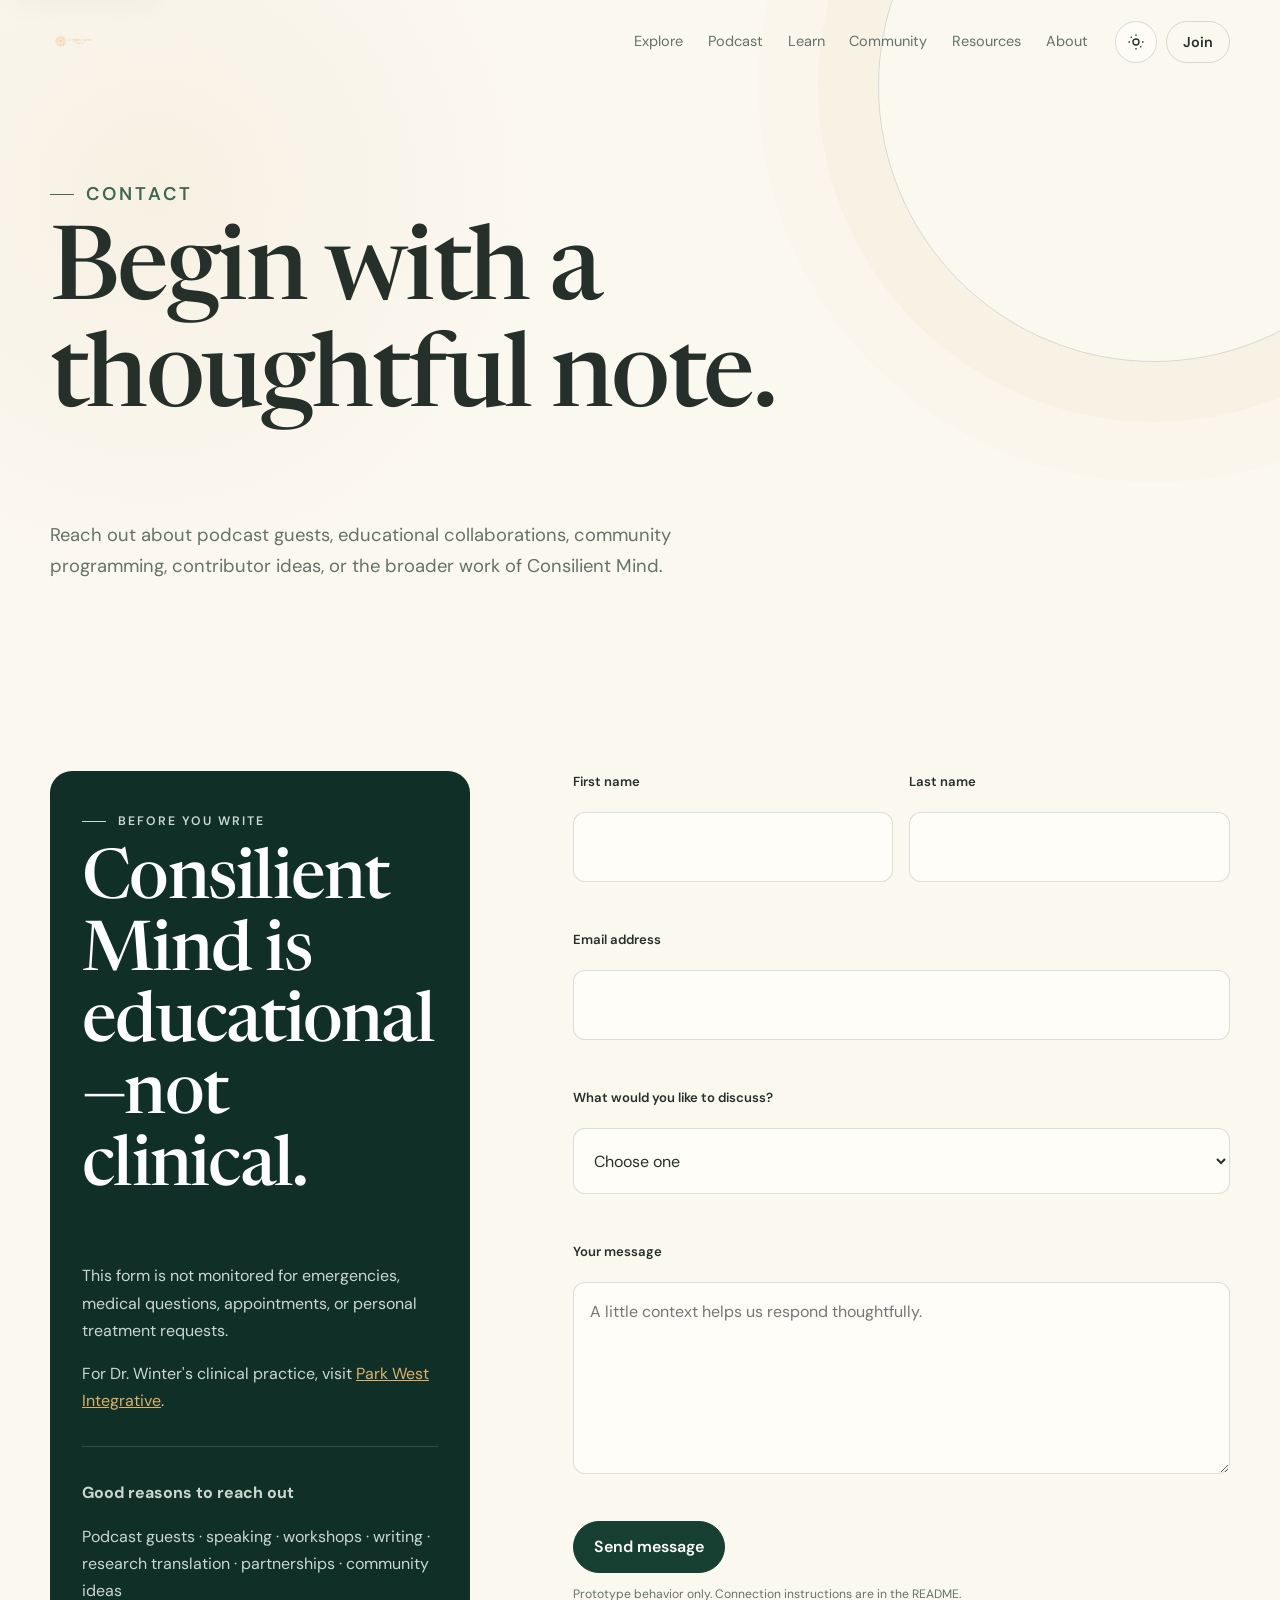
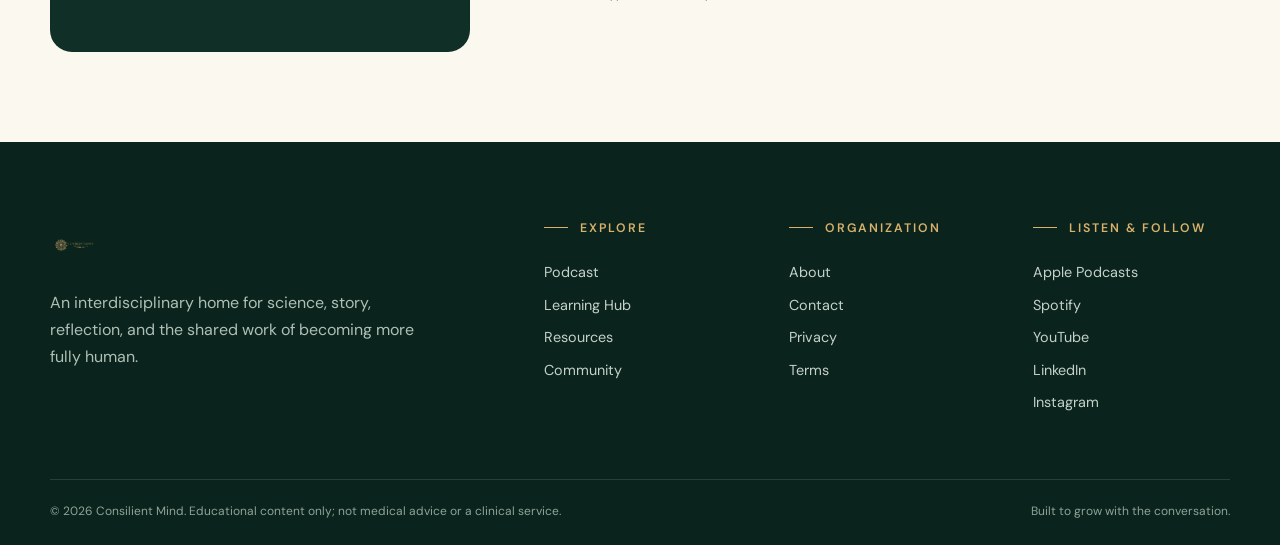
<file: contact.html>
<!doctype html>
<html lang="en" data-theme="light">
<head>
<meta charset="utf-8"><meta name="viewport" content="width=device-width,initial-scale=1">
<title>Contact | Consilient Mind</title><meta name="description" content="Contact Consilient Mind about podcast guests, collaborations, events, writing, and community ideas."><meta name="theme-color" content="#173f32">
<meta property="og:title" content="Contact | Consilient Mind"><meta property="og:description" content="Contact Consilient Mind about podcast guests, collaborations, events, writing, and community ideas."><meta property="og:type" content="website"><meta property="og:image" content="assets/images/social-card.svg">
<link rel="icon" href="assets/images/Consilient Minds Logo.png" type="image/png"><link rel="stylesheet" href="assets/css/styles.css">
</head>
<body data-page="contact">
<a class="skip-link" href="#main-content">Skip to content</a>
<header class="site-header" data-header>
  <div class="header-inner shell">
    <a class="brand" href="index.html" aria-label="Consilient Mind home">
      <img src="assets/images/Consilient Minds Logo.png" alt="" width="46" height="46">
    </a>
    <nav class="desktop-nav" aria-label="Primary"><a class="nav-link" href="index.html">Explore</a><a class="nav-link" href="podcast.html">Podcast</a><a class="nav-link" href="learn.html">Learn</a><a class="nav-link" href="community.html">Community</a><a class="nav-link" href="resources.html">Resources</a><a class="nav-link" href="about.html">About</a></nav>
    <div class="header-actions">
      <button class="icon-button theme-toggle" type="button" aria-label="Switch color theme" data-theme-toggle>
        <svg class="sun-icon" viewBox="0 0 24 24"><circle cx="12" cy="12" r="4"/><path d="M12 2v2M12 20v2M4.93 4.93l1.42 1.42M17.66 17.66l1.41 1.41M2 12h2M20 12h2"/></svg>
        <svg class="moon-icon" viewBox="0 0 24 24"><path d="M20.2 15.5A8.5 8.5 0 0 1 8.5 3.8 8.5 8.5 0 1 0 20.2 15.5Z"/></svg>
      </button>
      <a class="button button-small button-ghost header-join" href="community.html#join">Join</a>
      <button class="menu-toggle" type="button" aria-expanded="false" aria-controls="mobile-menu" data-menu-toggle>
        <span></span><span></span><span></span><span class="sr-only">Open menu</span>
      </button>
    </div>
  </div>
  <nav class="mobile-menu" id="mobile-menu" aria-label="Mobile navigation" data-mobile-menu>
    <div class="shell mobile-menu-inner"><a class="nav-link" href="index.html">Explore</a><a class="nav-link" href="podcast.html">Podcast</a><a class="nav-link" href="learn.html">Learn</a><a class="nav-link" href="community.html">Community</a><a class="nav-link" href="resources.html">Resources</a><a class="nav-link" href="about.html">About</a><a class="button" href="community.html#join">Join the community</a></div>
  </nav>
</header><main id="main-content">
<section class="page-hero"><div class="shell" data-reveal><p class="eyebrow">Contact</p><h1>Begin with a thoughtful note.</h1><p>Reach out about podcast guests, educational collaborations, community programming, contributor ideas, or the broader work of Consilient Mind.</p></div></section>
<section class="section section-tight"><div class="shell contact-grid">
  <aside class="contact-aside" data-reveal><p class="eyebrow">Before you write</p><h2>Consilient Mind is educational—not clinical.</h2><p>This form is not monitored for emergencies, medical questions, appointments, or personal treatment requests.</p><p>For Dr. Winter's clinical practice, visit <a href="#" data-placeholder-link>Park West Integrative</a>.</p><hr style="border:0;border-top:1px solid rgba(255,255,255,.15);margin:2rem 0"><p><strong>Good reasons to reach out</strong></p><p>Podcast guests · speaking · workshops · writing · research translation · partnerships · community ideas</p></aside>
  <form class="form-grid" data-contact-form novalidate data-reveal data-reveal-delay="1">
    <div class="field"><label for="first-name">First name</label><input id="first-name" name="firstName" autocomplete="given-name" required><span class="field-error" data-error-for="firstName"></span></div>
    <div class="field"><label for="last-name">Last name</label><input id="last-name" name="lastName" autocomplete="family-name" required><span class="field-error" data-error-for="lastName"></span></div>
    <div class="field field-full"><label for="contact-email">Email address</label><input id="contact-email" name="email" type="email" autocomplete="email" required><span class="field-error" data-error-for="email"></span></div>
    <div class="field field-full"><label for="reason">What would you like to discuss?</label><select id="reason" name="reason" required><option value="">Choose one</option><option>Podcast guest or topic</option><option>Educational collaboration</option><option>Workshop or event</option><option>Writing or contribution</option><option>Press or speaking</option><option>Something else</option></select><span class="field-error" data-error-for="reason"></span></div>
    <div class="field field-full"><label for="message">Your message</label><textarea id="message" name="message" required placeholder="A little context helps us respond thoughtfully."></textarea><span class="field-error" data-error-for="message"></span></div>
    <div class="field-full"><button class="button" type="submit">Send message</button><p class="form-note">Prototype behavior only. Connection instructions are in the README.</p></div>
  </form>
</div></section>
</main>
<footer class="site-footer">
  <div class="shell footer-grid">
    <div class="footer-intro">
      <a class="brand footer-brand" href="index.html"><img src="assets/images/Consilient Minds Logo.png" alt="" width="48" height="48"></a>
      <p>An interdisciplinary home for science, story, reflection, and the shared work of becoming more fully human.</p>
    </div>
    <div><p class="eyebrow">Explore</p><a href="podcast.html">Podcast</a><a href="learn.html">Learning Hub</a><a href="resources.html">Resources</a><a href="community.html">Community</a></div>
    <div><p class="eyebrow">Organization</p><a href="about.html">About</a><a href="contact.html">Contact</a><a href="privacy.html">Privacy</a><a href="terms.html">Terms</a></div>
    <div><p class="eyebrow">Listen & follow</p><a href="#" data-placeholder-link>Apple Podcasts</a><a href="#" data-placeholder-link>Spotify</a><a href="#" data-placeholder-link>YouTube</a><a href="#" data-placeholder-link>LinkedIn</a><a href="#" data-placeholder-link>Instagram</a></div>
  </div>
  <div class="shell footer-bottom"><p>© <span data-current-year></span> Consilient Mind. Educational content only; not medical advice or a clinical service.</p><p>Built to grow with the conversation.</p></div>
</footer>
<div class="toast" role="status" aria-live="polite" data-toast></div>
<script src="assets/js/data.js"></script><script src="assets/js/main.js"></script></body></html>
</file>
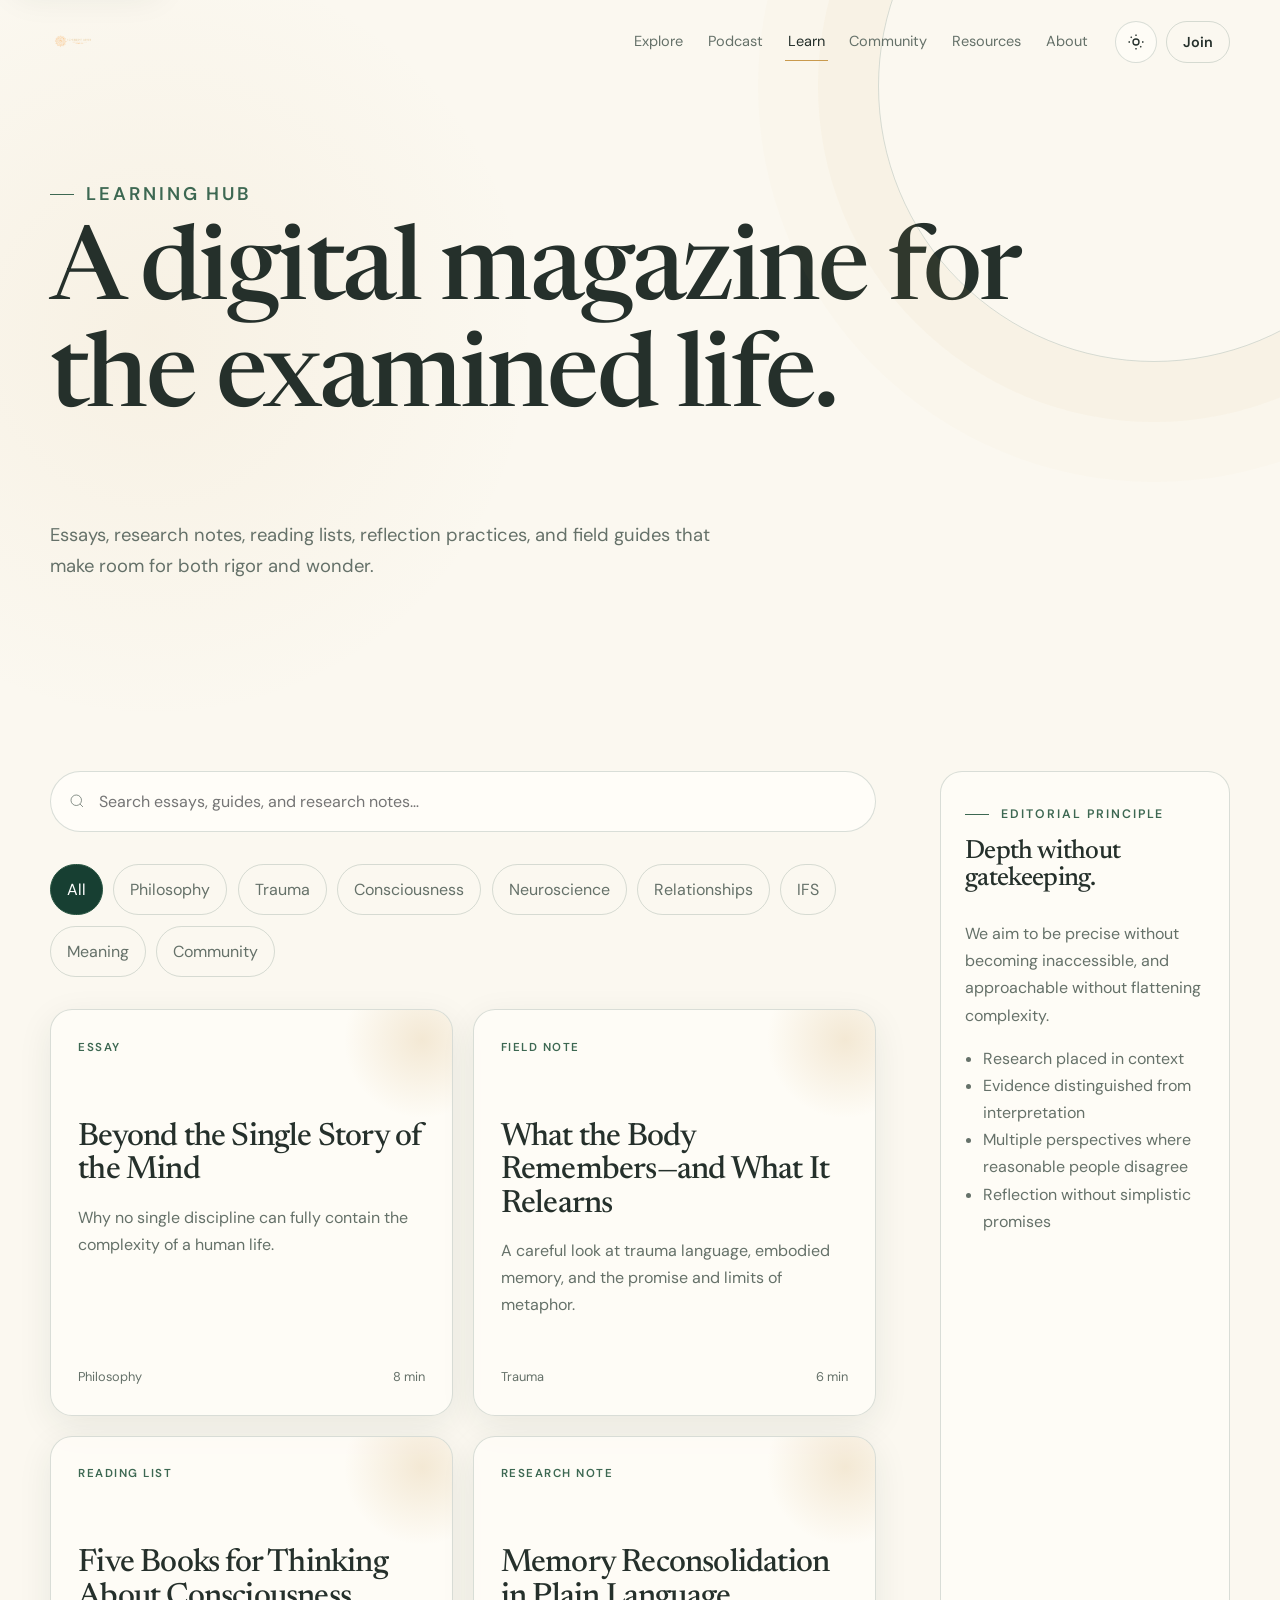
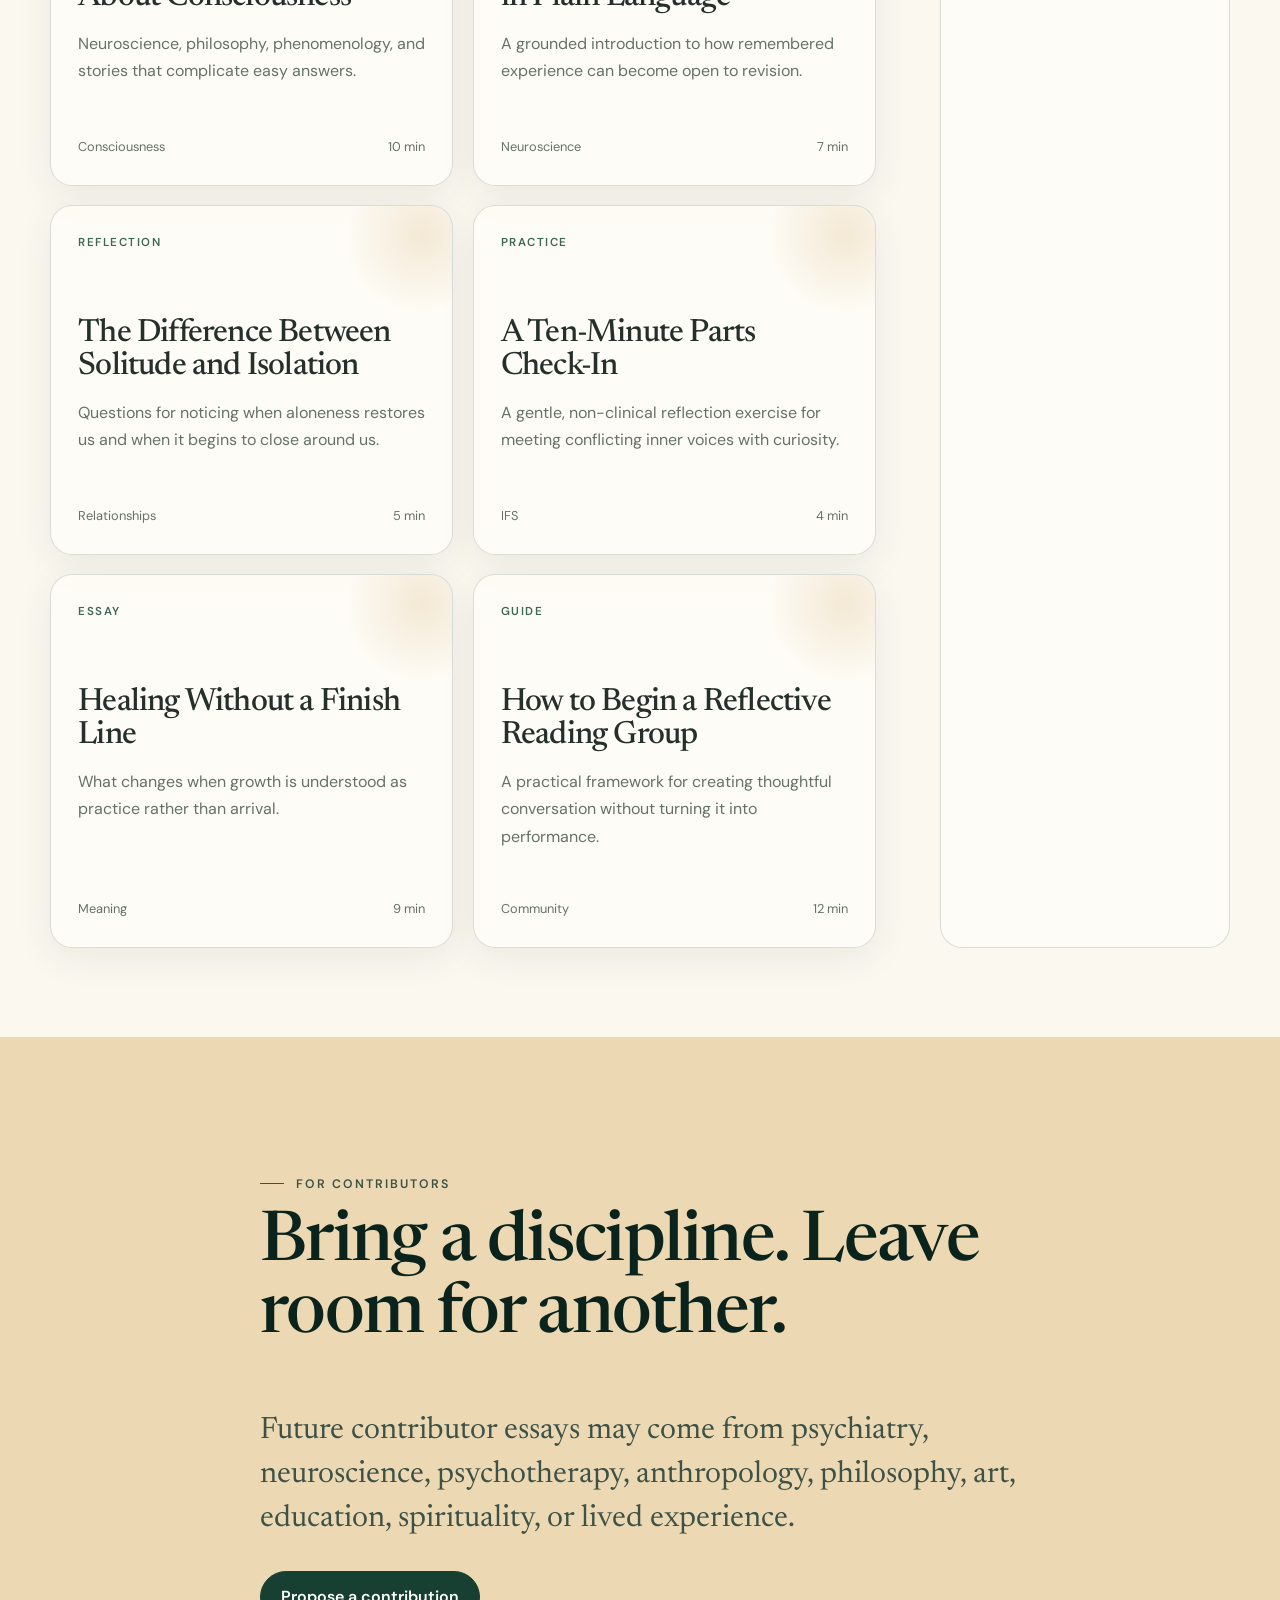
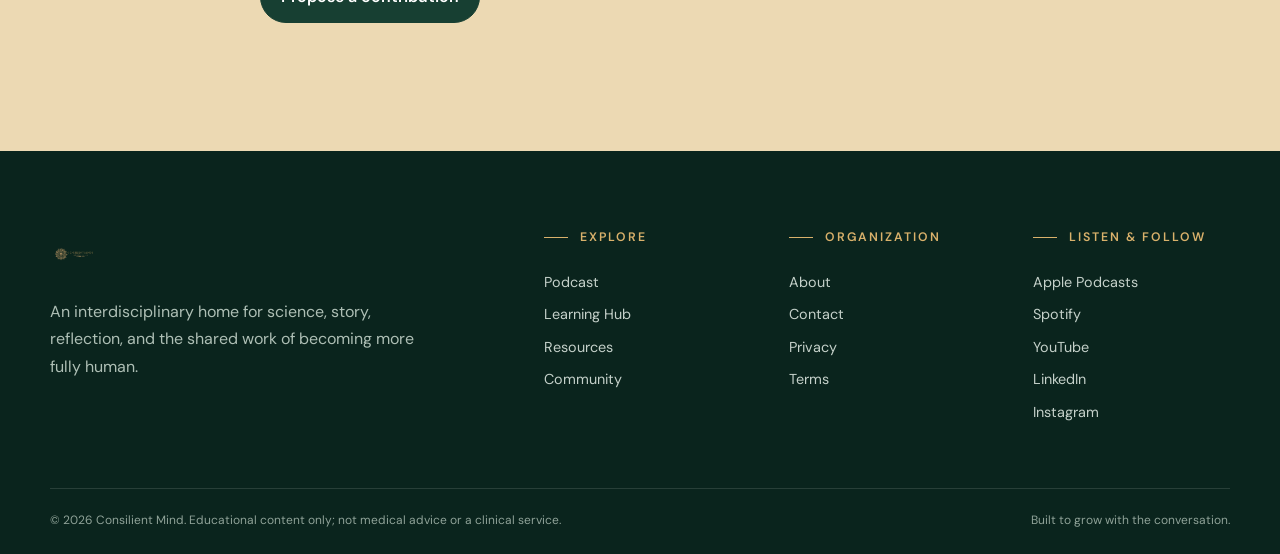
<file: learn.html>
<!doctype html>
<html lang="en" data-theme="light">
<head>
<meta charset="utf-8"><meta name="viewport" content="width=device-width,initial-scale=1">
<title>Learning Hub | Consilient Mind</title><meta name="description" content="Essays, research notes, reading lists, and reflection practices for exploring the human mind across disciplines."><meta name="theme-color" content="#173f32">
<meta property="og:title" content="Learning Hub | Consilient Mind"><meta property="og:description" content="Essays, research notes, reading lists, and reflection practices for exploring the human mind across disciplines."><meta property="og:type" content="website"><meta property="og:image" content="assets/images/social-card.svg">
<link rel="icon" href="assets/images/Consilient Minds Logo.png" type="image/png"><link rel="stylesheet" href="assets/css/styles.css">
</head>
<body data-page="learn">
<a class="skip-link" href="#main-content">Skip to content</a>
<header class="site-header" data-header>
  <div class="header-inner shell">
    <a class="brand" href="index.html" aria-label="Consilient Mind home">
      <img src="assets/images/Consilient Minds Logo.png" alt="" width="46" height="46">
    </a>
    <nav class="desktop-nav" aria-label="Primary"><a class="nav-link" href="index.html">Explore</a><a class="nav-link" href="podcast.html">Podcast</a><a class="nav-link is-active" href="learn.html">Learn</a><a class="nav-link" href="community.html">Community</a><a class="nav-link" href="resources.html">Resources</a><a class="nav-link" href="about.html">About</a></nav>
    <div class="header-actions">
      <button class="icon-button theme-toggle" type="button" aria-label="Switch color theme" data-theme-toggle>
        <svg class="sun-icon" viewBox="0 0 24 24"><circle cx="12" cy="12" r="4"/><path d="M12 2v2M12 20v2M4.93 4.93l1.42 1.42M17.66 17.66l1.41 1.41M2 12h2M20 12h2"/></svg>
        <svg class="moon-icon" viewBox="0 0 24 24"><path d="M20.2 15.5A8.5 8.5 0 0 1 8.5 3.8 8.5 8.5 0 1 0 20.2 15.5Z"/></svg>
      </button>
      <a class="button button-small button-ghost header-join" href="community.html#join">Join</a>
      <button class="menu-toggle" type="button" aria-expanded="false" aria-controls="mobile-menu" data-menu-toggle>
        <span></span><span></span><span></span><span class="sr-only">Open menu</span>
      </button>
    </div>
  </div>
  <nav class="mobile-menu" id="mobile-menu" aria-label="Mobile navigation" data-mobile-menu>
    <div class="shell mobile-menu-inner"><a class="nav-link" href="index.html">Explore</a><a class="nav-link" href="podcast.html">Podcast</a><a class="nav-link is-active" href="learn.html">Learn</a><a class="nav-link" href="community.html">Community</a><a class="nav-link" href="resources.html">Resources</a><a class="nav-link" href="about.html">About</a><a class="button" href="community.html#join">Join the community</a></div>
  </nav>
</header><main id="main-content">
<section class="page-hero"><div class="shell" data-reveal><p class="eyebrow">Learning Hub</p><h1>A digital magazine for the examined life.</h1><p>Essays, research notes, reading lists, reflection practices, and field guides that make room for both rigor and wonder.</p></div></section>
<section class="section section-tight"><div class="shell article-layout">
  <div><div class="search-wrap"><svg viewBox="0 0 24 24"><circle cx="11" cy="11" r="7"/><path d="m20 20-4-4"/></svg><label class="sr-only" for="article-search">Search resources</label><input id="article-search" type="search" placeholder="Search essays, guides, and research notes…" data-article-search></div><div class="filter-bar" data-article-filters></div><div class="article-grid" data-article-grid></div></div>
  <aside class="sidebar-card"><p class="eyebrow">Editorial principle</p><h3>Depth without gatekeeping.</h3><p>We aim to be precise without becoming inaccessible, and approachable without flattening complexity.</p><ul><li>Research placed in context</li><li>Evidence distinguished from interpretation</li><li>Multiple perspectives where reasonable people disagree</li><li>Reflection without simplistic promises</li></ul></aside>
</div></section>
<section class="section section-gold"><div class="narrow" data-reveal><p class="eyebrow">For contributors</p><h2>Bring a discipline. Leave room for another.</h2><p class="lede">Future contributor essays may come from psychiatry, neuroscience, psychotherapy, anthropology, philosophy, art, education, spirituality, or lived experience.</p><a class="button" href="contact.html">Propose a contribution</a></div></section>
</main>
<footer class="site-footer">
  <div class="shell footer-grid">
    <div class="footer-intro">
      <a class="brand footer-brand" href="index.html"><img src="assets/images/Consilient Minds Logo.png" alt="" width="48" height="48"></a>
      <p>An interdisciplinary home for science, story, reflection, and the shared work of becoming more fully human.</p>
    </div>
    <div><p class="eyebrow">Explore</p><a href="podcast.html">Podcast</a><a href="learn.html">Learning Hub</a><a href="resources.html">Resources</a><a href="community.html">Community</a></div>
    <div><p class="eyebrow">Organization</p><a href="about.html">About</a><a href="contact.html">Contact</a><a href="privacy.html">Privacy</a><a href="terms.html">Terms</a></div>
    <div><p class="eyebrow">Listen & follow</p><a href="#" data-placeholder-link>Apple Podcasts</a><a href="#" data-placeholder-link>Spotify</a><a href="#" data-placeholder-link>YouTube</a><a href="#" data-placeholder-link>LinkedIn</a><a href="#" data-placeholder-link>Instagram</a></div>
  </div>
  <div class="shell footer-bottom"><p>© <span data-current-year></span> Consilient Mind. Educational content only; not medical advice or a clinical service.</p><p>Built to grow with the conversation.</p></div>
</footer>
<div class="toast" role="status" aria-live="polite" data-toast></div>
<script src="assets/js/data.js"></script><script src="assets/js/main.js"></script></body></html>
</file>
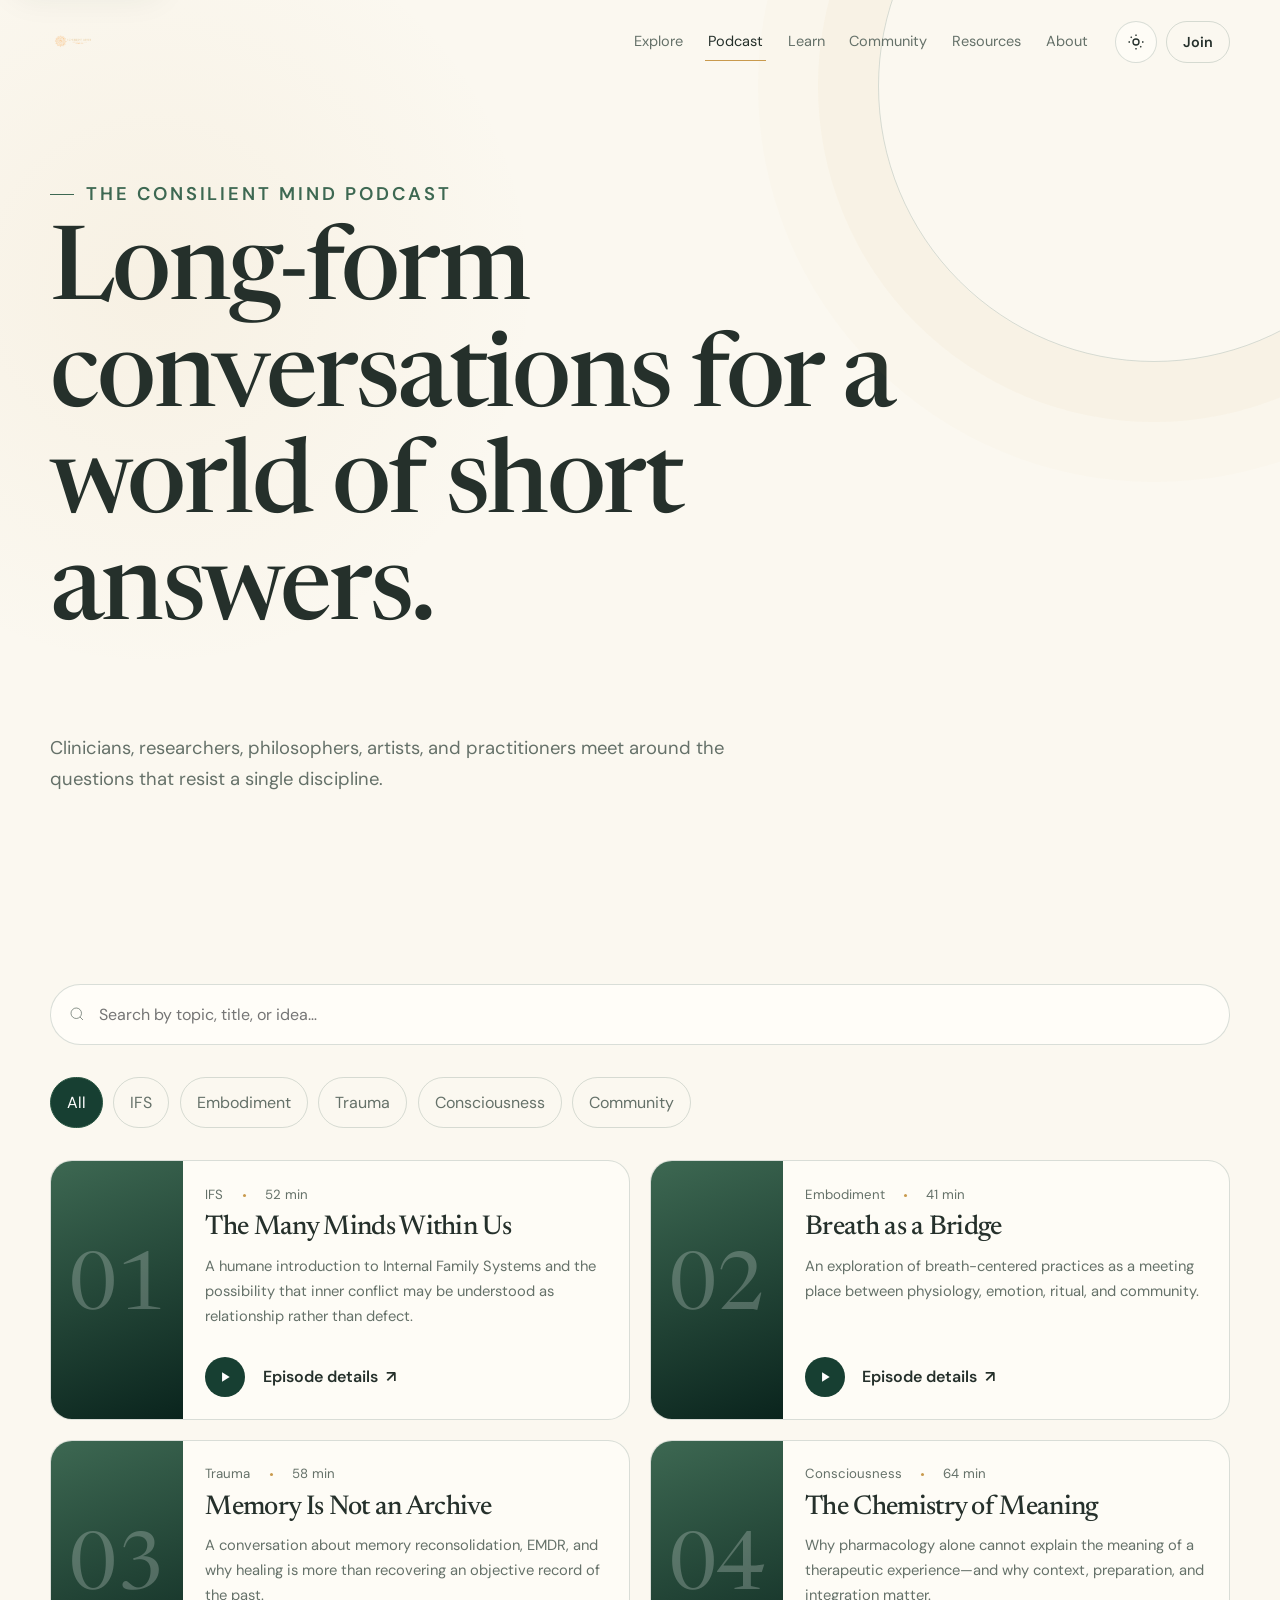
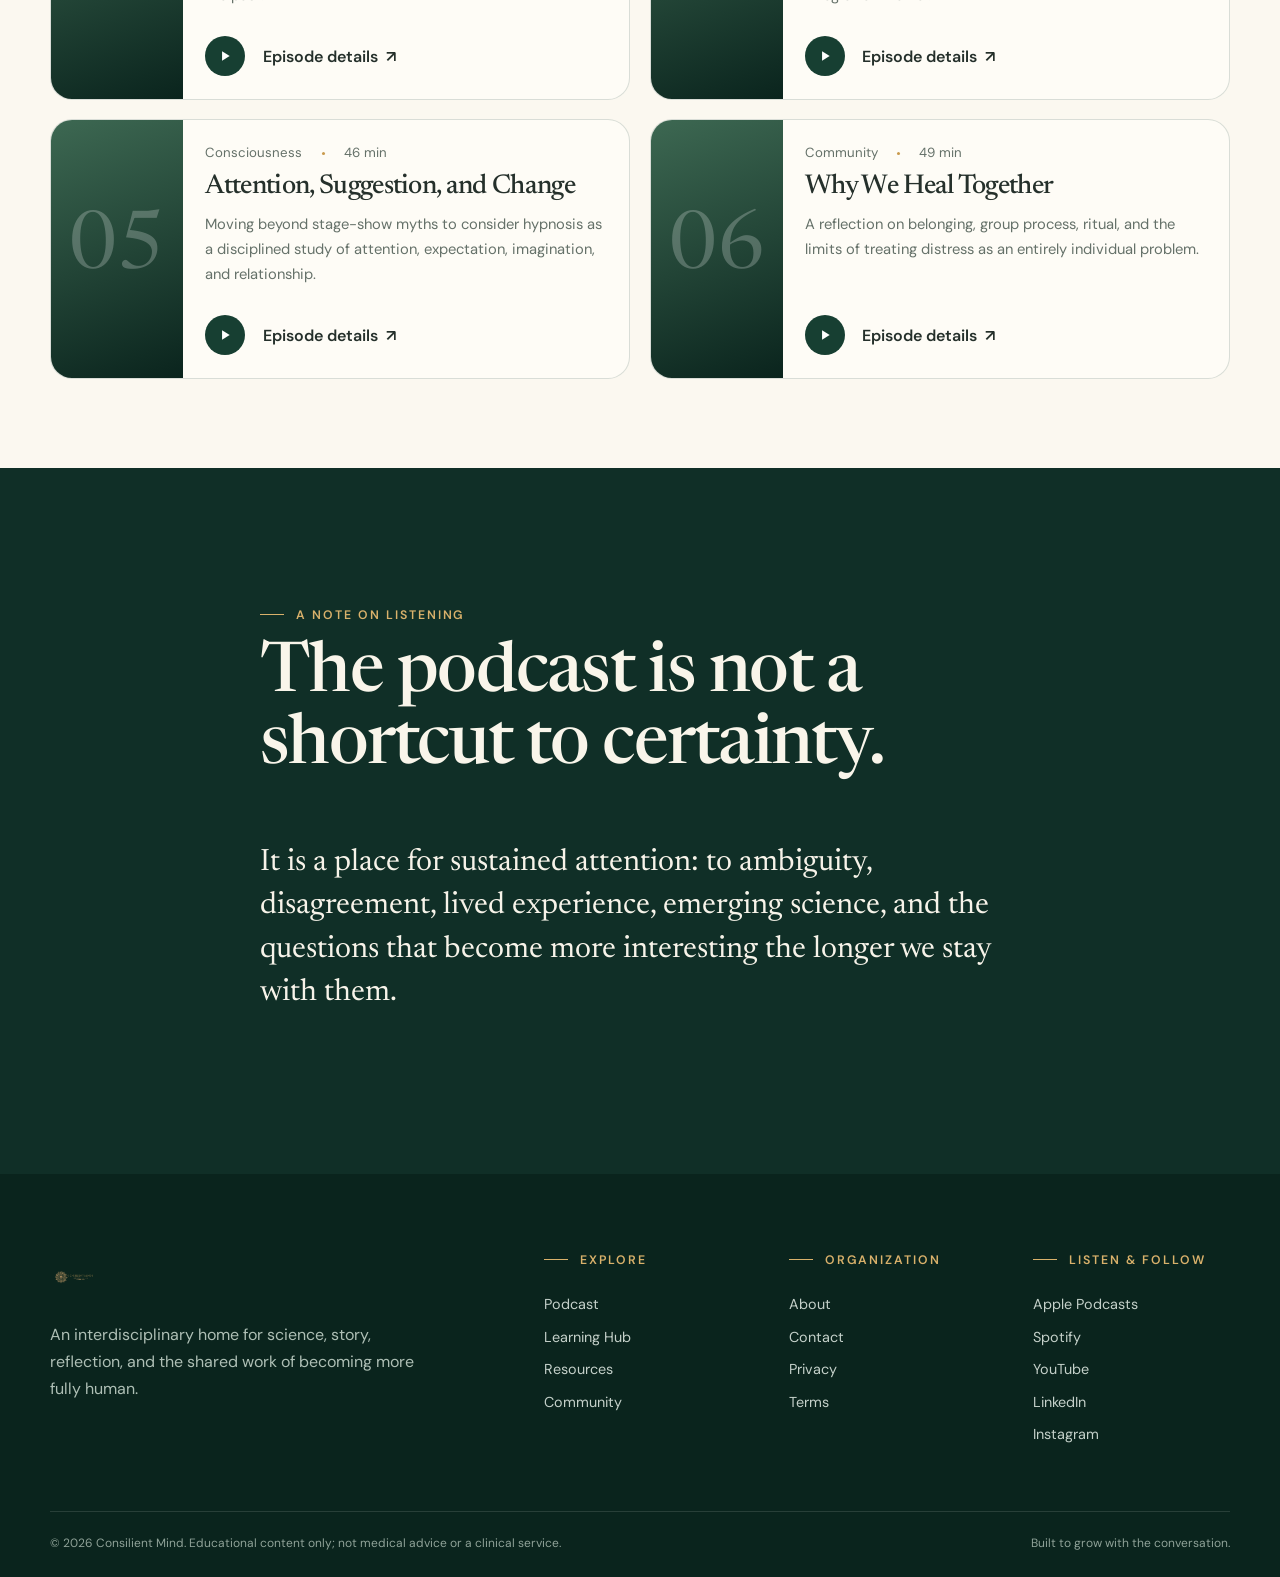
<file: podcast.html>
<!doctype html>
<html lang="en" data-theme="light">
<head>
<meta charset="utf-8"><meta name="viewport" content="width=device-width,initial-scale=1">
<title>Podcast | Consilient Mind</title><meta name="description" content="Long-form interdisciplinary conversations about trauma, consciousness, relationships, neuroscience, healing, and meaning."><meta name="theme-color" content="#173f32">
<meta property="og:title" content="Podcast | Consilient Mind"><meta property="og:description" content="Long-form interdisciplinary conversations about trauma, consciousness, relationships, neuroscience, healing, and meaning."><meta property="og:type" content="website"><meta property="og:image" content="assets/images/social-card.svg">
<link rel="icon" href="assets/images/Consilient Minds Logo.png" type="image/png"><link rel="stylesheet" href="assets/css/styles.css">
</head>
<body data-page="podcast">
<a class="skip-link" href="#main-content">Skip to content</a>
<header class="site-header" data-header>
  <div class="header-inner shell">
    <a class="brand" href="index.html" aria-label="Consilient Mind home">
      <img src="assets/images/Consilient Minds Logo.png" alt="" width="46" height="46">
    </a>
    <nav class="desktop-nav" aria-label="Primary"><a class="nav-link" href="index.html">Explore</a><a class="nav-link is-active" href="podcast.html">Podcast</a><a class="nav-link" href="learn.html">Learn</a><a class="nav-link" href="community.html">Community</a><a class="nav-link" href="resources.html">Resources</a><a class="nav-link" href="about.html">About</a></nav>
    <div class="header-actions">
      <button class="icon-button theme-toggle" type="button" aria-label="Switch color theme" data-theme-toggle>
        <svg class="sun-icon" viewBox="0 0 24 24"><circle cx="12" cy="12" r="4"/><path d="M12 2v2M12 20v2M4.93 4.93l1.42 1.42M17.66 17.66l1.41 1.41M2 12h2M20 12h2"/></svg>
        <svg class="moon-icon" viewBox="0 0 24 24"><path d="M20.2 15.5A8.5 8.5 0 0 1 8.5 3.8 8.5 8.5 0 1 0 20.2 15.5Z"/></svg>
      </button>
      <a class="button button-small button-ghost header-join" href="community.html#join">Join</a>
      <button class="menu-toggle" type="button" aria-expanded="false" aria-controls="mobile-menu" data-menu-toggle>
        <span></span><span></span><span></span><span class="sr-only">Open menu</span>
      </button>
    </div>
  </div>
  <nav class="mobile-menu" id="mobile-menu" aria-label="Mobile navigation" data-mobile-menu>
    <div class="shell mobile-menu-inner"><a class="nav-link" href="index.html">Explore</a><a class="nav-link is-active" href="podcast.html">Podcast</a><a class="nav-link" href="learn.html">Learn</a><a class="nav-link" href="community.html">Community</a><a class="nav-link" href="resources.html">Resources</a><a class="nav-link" href="about.html">About</a><a class="button" href="community.html#join">Join the community</a></div>
  </nav>
</header><main id="main-content">
<section class="page-hero"><div class="shell" data-reveal><p class="eyebrow">The Consilient Mind Podcast</p><h1>Long-form conversations for a world of short answers.</h1><p>Clinicians, researchers, philosophers, artists, and practitioners meet around the questions that resist a single discipline.</p></div></section>
<section class="section section-tight"><div class="shell">
  <div class="search-wrap"><svg viewBox="0 0 24 24"><circle cx="11" cy="11" r="7"/><path d="m20 20-4-4"/></svg><label class="sr-only" for="episode-search">Search episodes</label><input id="episode-search" type="search" placeholder="Search by topic, title, or idea…" data-episode-search></div>
  <div class="filter-bar" data-episode-filters></div><div class="episode-grid" data-episode-grid></div>
</div></section>
<section class="section section-dark"><div class="narrow" data-reveal><p class="eyebrow">A note on listening</p><h2>The podcast is not a shortcut to certainty.</h2><p class="lede">It is a place for sustained attention: to ambiguity, disagreement, lived experience, emerging science, and the questions that become more interesting the longer we stay with them.</p></div></section>
<div class="modal" aria-hidden="true" data-modal><div class="modal-card" role="dialog" aria-modal="true" aria-label="Episode details"><button class="icon-button modal-close" type="button" aria-label="Close" data-modal-close>×</button><div data-modal-content></div></div></div>
</main>
<footer class="site-footer">
  <div class="shell footer-grid">
    <div class="footer-intro">
      <a class="brand footer-brand" href="index.html"><img src="assets/images/Consilient Minds Logo.png" alt="" width="48" height="48"></a>
      <p>An interdisciplinary home for science, story, reflection, and the shared work of becoming more fully human.</p>
    </div>
    <div><p class="eyebrow">Explore</p><a href="podcast.html">Podcast</a><a href="learn.html">Learning Hub</a><a href="resources.html">Resources</a><a href="community.html">Community</a></div>
    <div><p class="eyebrow">Organization</p><a href="about.html">About</a><a href="contact.html">Contact</a><a href="privacy.html">Privacy</a><a href="terms.html">Terms</a></div>
    <div><p class="eyebrow">Listen & follow</p><a href="#" data-placeholder-link>Apple Podcasts</a><a href="#" data-placeholder-link>Spotify</a><a href="#" data-placeholder-link>YouTube</a><a href="#" data-placeholder-link>LinkedIn</a><a href="#" data-placeholder-link>Instagram</a></div>
  </div>
  <div class="shell footer-bottom"><p>© <span data-current-year></span> Consilient Mind. Educational content only; not medical advice or a clinical service.</p><p>Built to grow with the conversation.</p></div>
</footer>
<div class="toast" role="status" aria-live="polite" data-toast></div>
<script src="assets/js/data.js"></script><script src="assets/js/main.js"></script></body></html>
</file>
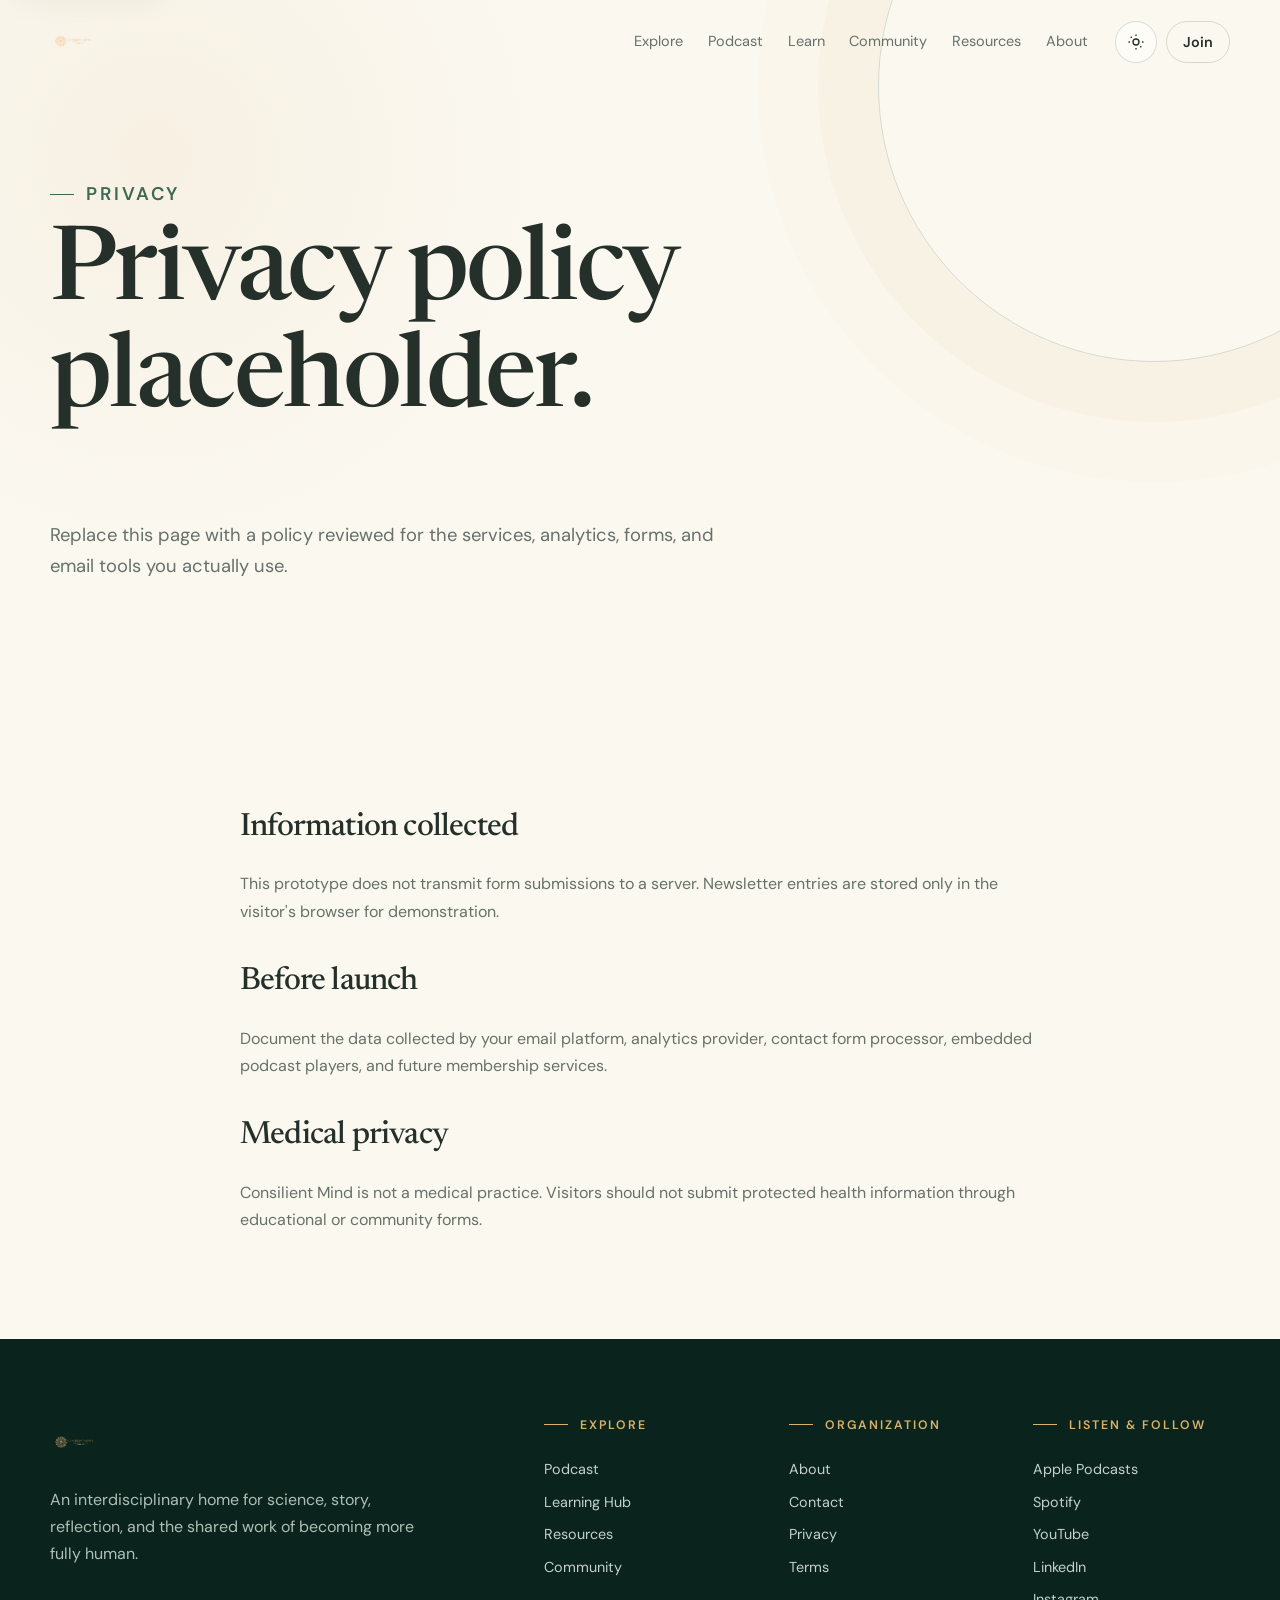
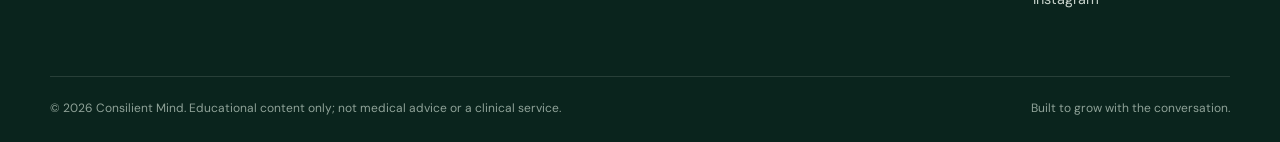
<file: privacy.html>
<!doctype html>
<html lang="en" data-theme="light">
<head>
<meta charset="utf-8"><meta name="viewport" content="width=device-width,initial-scale=1">
<title>Privacy | Consilient Mind</title><meta name="description" content="Privacy policy placeholder for Consilient Mind."><meta name="theme-color" content="#173f32">
<meta property="og:title" content="Privacy | Consilient Mind"><meta property="og:description" content="Privacy policy placeholder for Consilient Mind."><meta property="og:type" content="website"><meta property="og:image" content="assets/images/social-card.svg">
<link rel="icon" href="assets/images/Consilient Minds Logo.png" type="image/png"><link rel="stylesheet" href="assets/css/styles.css">
</head>
<body data-page="privacy">
<a class="skip-link" href="#main-content">Skip to content</a>
<header class="site-header" data-header>
  <div class="header-inner shell">
    <a class="brand" href="index.html" aria-label="Consilient Mind home">
      <img src="assets/images/Consilient Minds Logo.png" alt="" width="46" height="46">
    </a>
    <nav class="desktop-nav" aria-label="Primary"><a class="nav-link" href="index.html">Explore</a><a class="nav-link" href="podcast.html">Podcast</a><a class="nav-link" href="learn.html">Learn</a><a class="nav-link" href="community.html">Community</a><a class="nav-link" href="resources.html">Resources</a><a class="nav-link" href="about.html">About</a></nav>
    <div class="header-actions">
      <button class="icon-button theme-toggle" type="button" aria-label="Switch color theme" data-theme-toggle>
        <svg class="sun-icon" viewBox="0 0 24 24"><circle cx="12" cy="12" r="4"/><path d="M12 2v2M12 20v2M4.93 4.93l1.42 1.42M17.66 17.66l1.41 1.41M2 12h2M20 12h2"/></svg>
        <svg class="moon-icon" viewBox="0 0 24 24"><path d="M20.2 15.5A8.5 8.5 0 0 1 8.5 3.8 8.5 8.5 0 1 0 20.2 15.5Z"/></svg>
      </button>
      <a class="button button-small button-ghost header-join" href="community.html#join">Join</a>
      <button class="menu-toggle" type="button" aria-expanded="false" aria-controls="mobile-menu" data-menu-toggle>
        <span></span><span></span><span></span><span class="sr-only">Open menu</span>
      </button>
    </div>
  </div>
  <nav class="mobile-menu" id="mobile-menu" aria-label="Mobile navigation" data-mobile-menu>
    <div class="shell mobile-menu-inner"><a class="nav-link" href="index.html">Explore</a><a class="nav-link" href="podcast.html">Podcast</a><a class="nav-link" href="learn.html">Learn</a><a class="nav-link" href="community.html">Community</a><a class="nav-link" href="resources.html">Resources</a><a class="nav-link" href="about.html">About</a><a class="button" href="community.html#join">Join the community</a></div>
  </nav>
</header><main id="main-content"><section class="page-hero"><div class="shell"><p class="eyebrow">Privacy</p><h1>Privacy policy placeholder.</h1><p>Replace this page with a policy reviewed for the services, analytics, forms, and email tools you actually use.</p></div></section><section class="section section-tight"><div class="shell legal-copy"><h2>Information collected</h2><p>This prototype does not transmit form submissions to a server. Newsletter entries are stored only in the visitor's browser for demonstration.</p><h2>Before launch</h2><p>Document the data collected by your email platform, analytics provider, contact form processor, embedded podcast players, and future membership services.</p><h2>Medical privacy</h2><p>Consilient Mind is not a medical practice. Visitors should not submit protected health information through educational or community forms.</p></div></section></main>
<footer class="site-footer">
  <div class="shell footer-grid">
    <div class="footer-intro">
      <a class="brand footer-brand" href="index.html"><img src="assets/images/Consilient Minds Logo.png" alt="" width="48" height="48"></a>
      <p>An interdisciplinary home for science, story, reflection, and the shared work of becoming more fully human.</p>
    </div>
    <div><p class="eyebrow">Explore</p><a href="podcast.html">Podcast</a><a href="learn.html">Learning Hub</a><a href="resources.html">Resources</a><a href="community.html">Community</a></div>
    <div><p class="eyebrow">Organization</p><a href="about.html">About</a><a href="contact.html">Contact</a><a href="privacy.html">Privacy</a><a href="terms.html">Terms</a></div>
    <div><p class="eyebrow">Listen & follow</p><a href="#" data-placeholder-link>Apple Podcasts</a><a href="#" data-placeholder-link>Spotify</a><a href="#" data-placeholder-link>YouTube</a><a href="#" data-placeholder-link>LinkedIn</a><a href="#" data-placeholder-link>Instagram</a></div>
  </div>
  <div class="shell footer-bottom"><p>© <span data-current-year></span> Consilient Mind. Educational content only; not medical advice or a clinical service.</p><p>Built to grow with the conversation.</p></div>
</footer>
<div class="toast" role="status" aria-live="polite" data-toast></div>
<script src="assets/js/data.js"></script><script src="assets/js/main.js"></script></body></html>
</file>
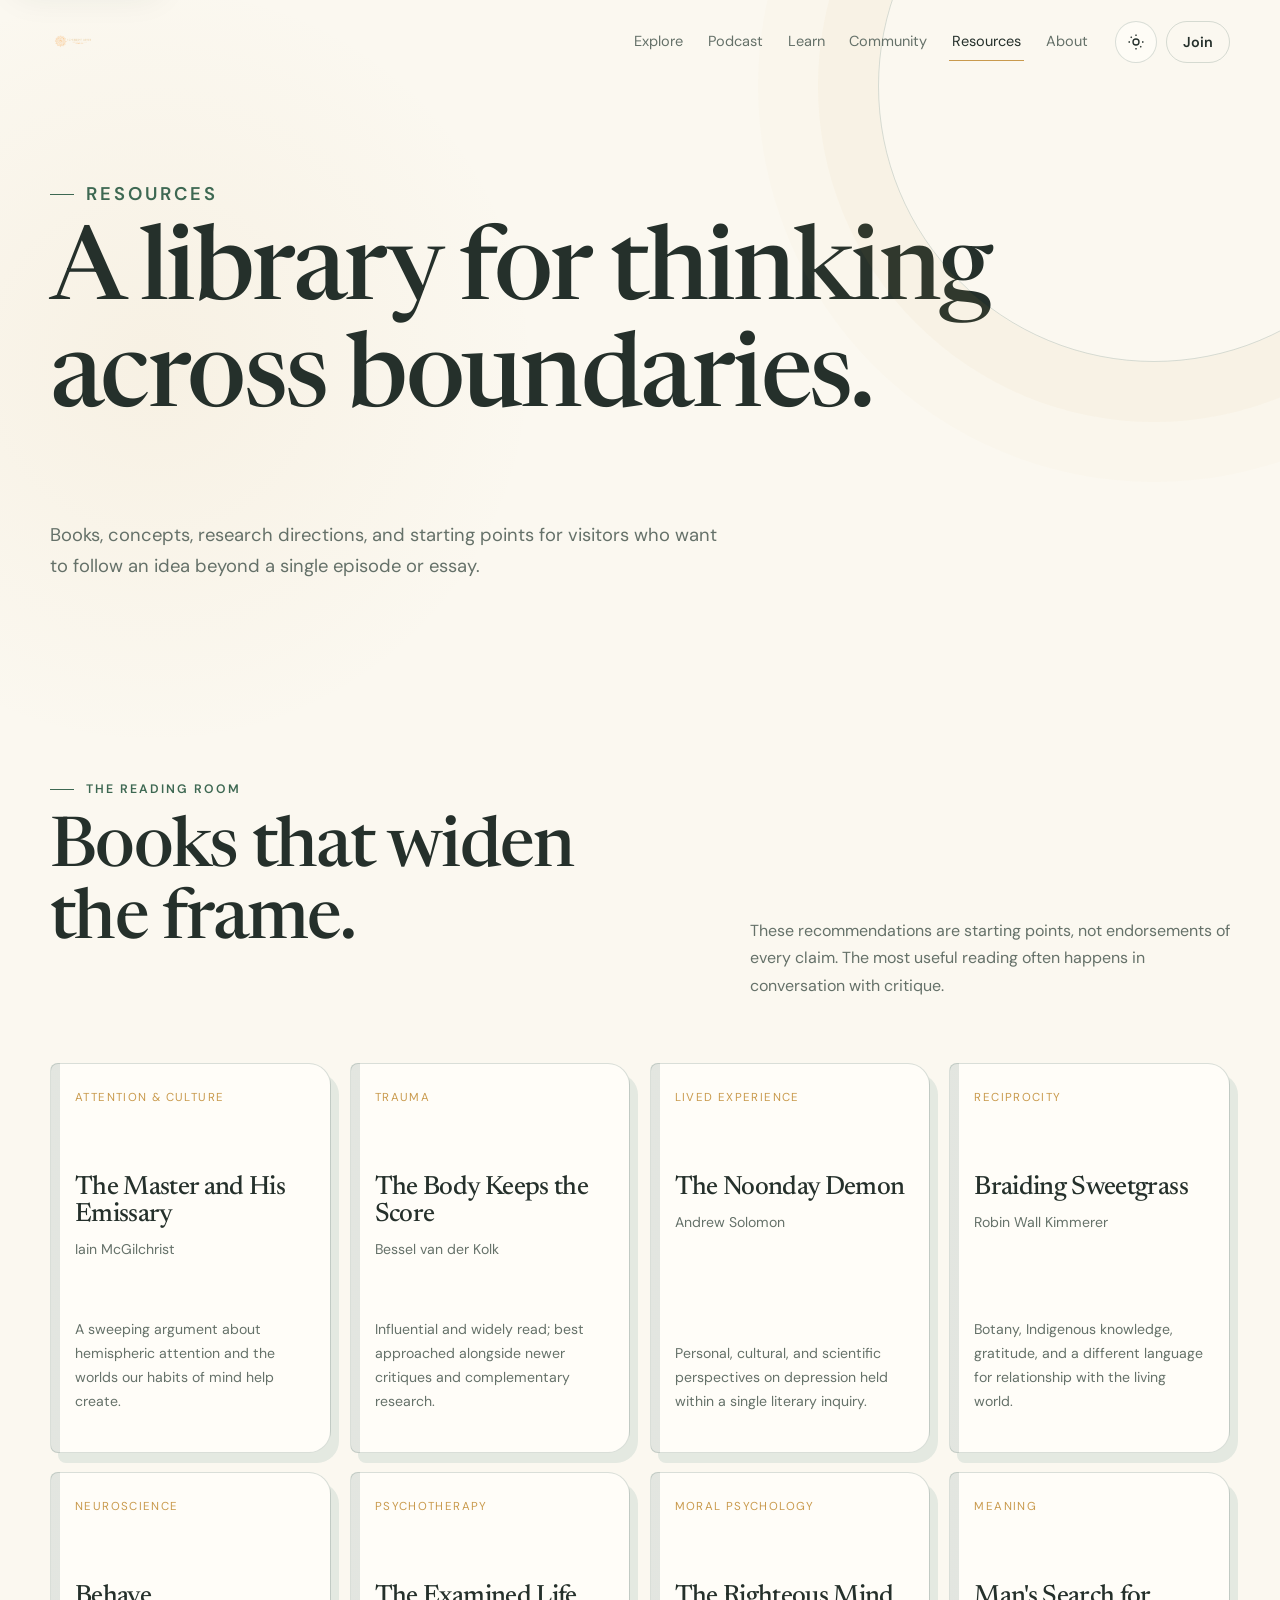
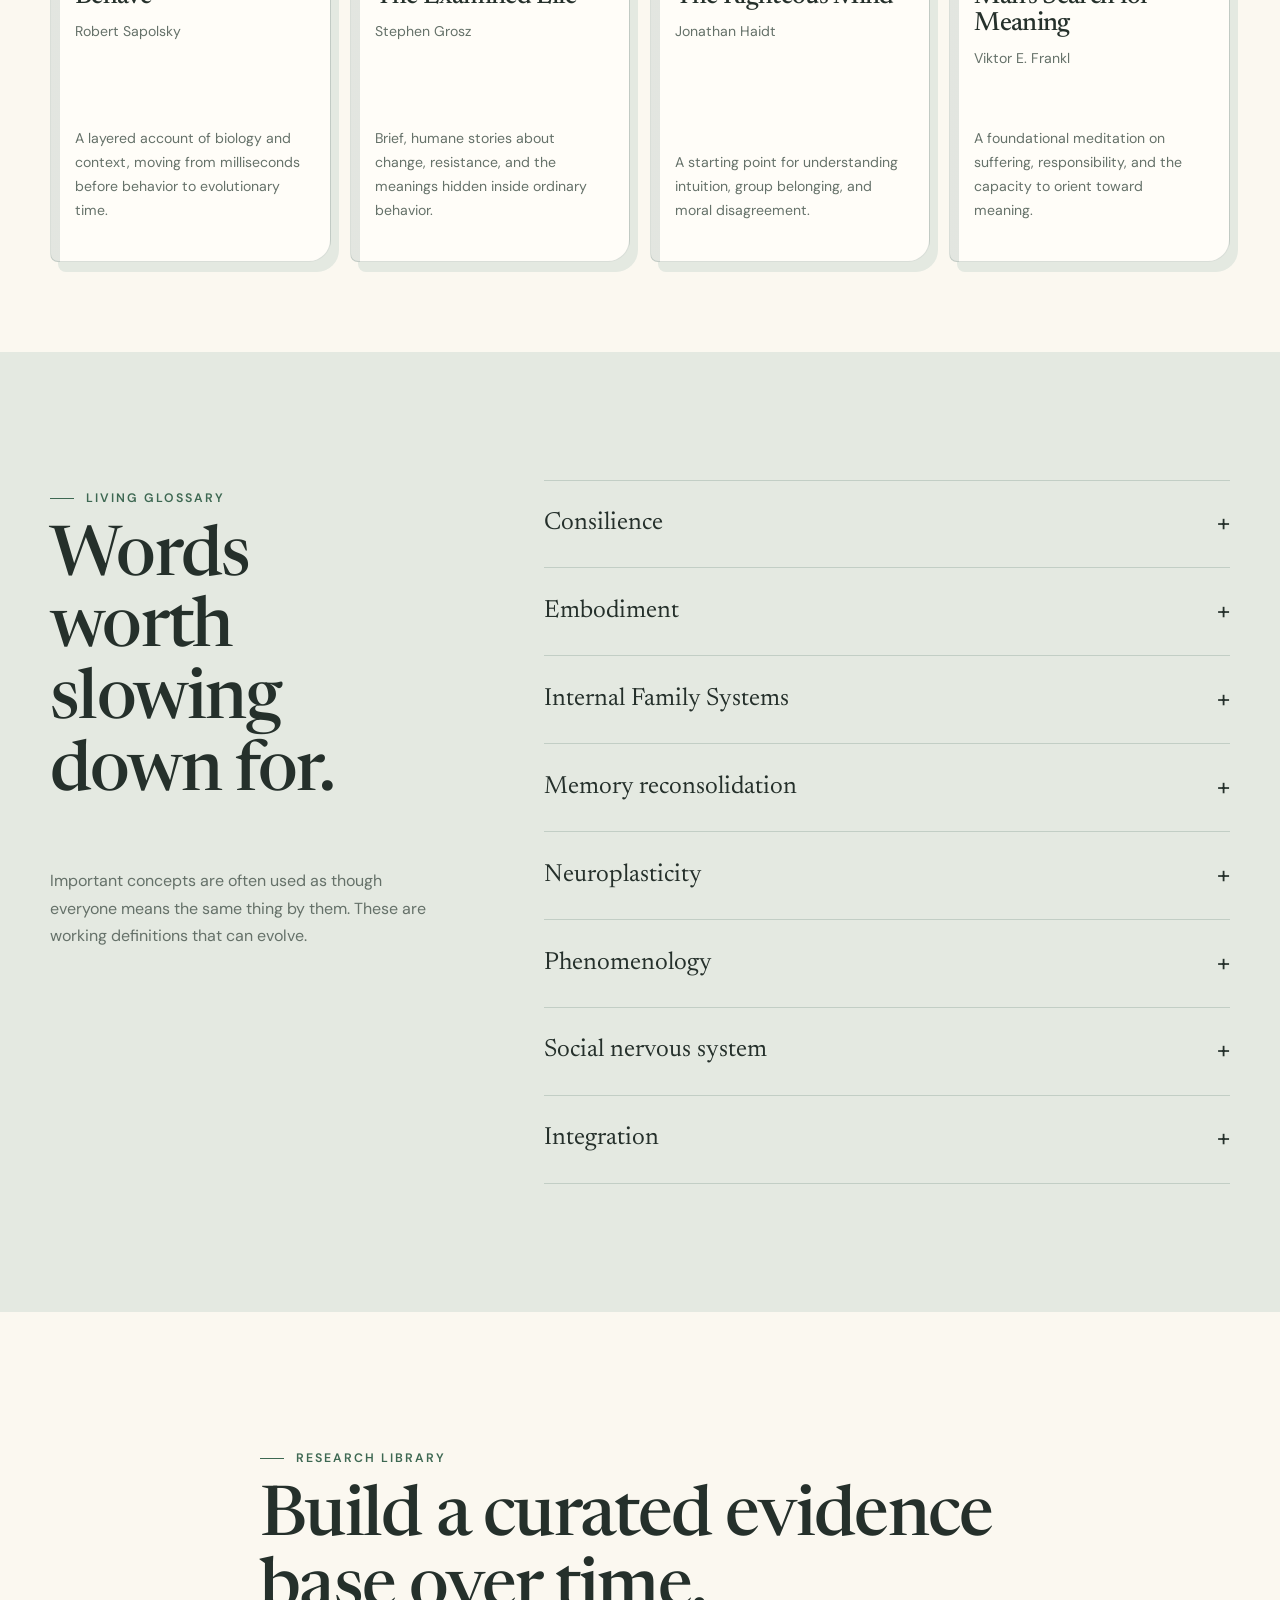
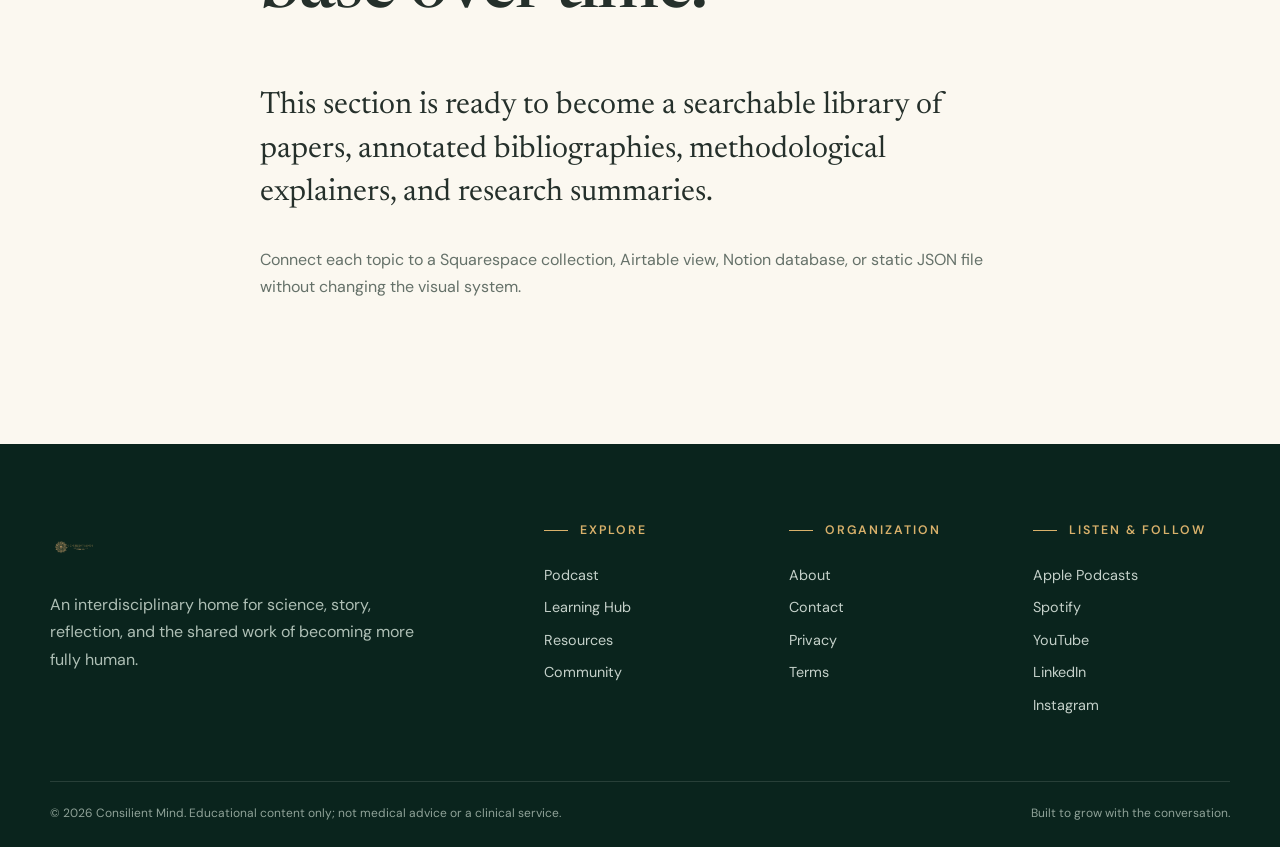
<file: resources.html>
<!doctype html>
<html lang="en" data-theme="light">
<head>
<meta charset="utf-8"><meta name="viewport" content="width=device-width,initial-scale=1">
<title>Resources | Consilient Mind</title><meta name="description" content="Books, concepts, research directions, and curated starting points for interdisciplinary learning."><meta name="theme-color" content="#173f32">
<meta property="og:title" content="Resources | Consilient Mind"><meta property="og:description" content="Books, concepts, research directions, and curated starting points for interdisciplinary learning."><meta property="og:type" content="website"><meta property="og:image" content="assets/images/social-card.svg">
<link rel="icon" href="assets/images/Consilient Minds Logo.png" type="image/png"><link rel="stylesheet" href="assets/css/styles.css">
</head>
<body data-page="resources">
<a class="skip-link" href="#main-content">Skip to content</a>
<header class="site-header" data-header>
  <div class="header-inner shell">
    <a class="brand" href="index.html" aria-label="Consilient Mind home">
      <img src="assets/images/Consilient Minds Logo.png" alt="" width="46" height="46">
    </a>
    <nav class="desktop-nav" aria-label="Primary"><a class="nav-link" href="index.html">Explore</a><a class="nav-link" href="podcast.html">Podcast</a><a class="nav-link" href="learn.html">Learn</a><a class="nav-link" href="community.html">Community</a><a class="nav-link is-active" href="resources.html">Resources</a><a class="nav-link" href="about.html">About</a></nav>
    <div class="header-actions">
      <button class="icon-button theme-toggle" type="button" aria-label="Switch color theme" data-theme-toggle>
        <svg class="sun-icon" viewBox="0 0 24 24"><circle cx="12" cy="12" r="4"/><path d="M12 2v2M12 20v2M4.93 4.93l1.42 1.42M17.66 17.66l1.41 1.41M2 12h2M20 12h2"/></svg>
        <svg class="moon-icon" viewBox="0 0 24 24"><path d="M20.2 15.5A8.5 8.5 0 0 1 8.5 3.8 8.5 8.5 0 1 0 20.2 15.5Z"/></svg>
      </button>
      <a class="button button-small button-ghost header-join" href="community.html#join">Join</a>
      <button class="menu-toggle" type="button" aria-expanded="false" aria-controls="mobile-menu" data-menu-toggle>
        <span></span><span></span><span></span><span class="sr-only">Open menu</span>
      </button>
    </div>
  </div>
  <nav class="mobile-menu" id="mobile-menu" aria-label="Mobile navigation" data-mobile-menu>
    <div class="shell mobile-menu-inner"><a class="nav-link" href="index.html">Explore</a><a class="nav-link" href="podcast.html">Podcast</a><a class="nav-link" href="learn.html">Learn</a><a class="nav-link" href="community.html">Community</a><a class="nav-link is-active" href="resources.html">Resources</a><a class="nav-link" href="about.html">About</a><a class="button" href="community.html#join">Join the community</a></div>
  </nav>
</header><main id="main-content">
<section class="page-hero"><div class="shell" data-reveal><p class="eyebrow">Resources</p><h1>A library for thinking across boundaries.</h1><p>Books, concepts, research directions, and starting points for visitors who want to follow an idea beyond a single episode or essay.</p></div></section>
<section class="section section-tight"><div class="shell"><div class="split-heading" data-reveal><div><p class="eyebrow">The reading room</p><h2>Books that widen the frame.</h2></div><p>These recommendations are starting points, not endorsements of every claim. The most useful reading often happens in conversation with critique.</p></div><div class="book-grid" data-book-grid></div></div></section>
<section class="section section-sage"><div class="shell intro-grid"><div data-reveal><p class="eyebrow">Living glossary</p><h2>Words worth slowing down for.</h2><p>Important concepts are often used as though everyone means the same thing by them. These are working definitions that can evolve.</p></div><div class="glossary" data-glossary data-reveal data-reveal-delay="1"></div></div></section>
<section class="section"><div class="narrow" data-reveal><p class="eyebrow">Research library</p><h2>Build a curated evidence base over time.</h2><p class="lede">This section is ready to become a searchable library of papers, annotated bibliographies, methodological explainers, and research summaries.</p><p>Connect each topic to a Squarespace collection, Airtable view, Notion database, or static JSON file without changing the visual system.</p></div></section>
</main>
<footer class="site-footer">
  <div class="shell footer-grid">
    <div class="footer-intro">
      <a class="brand footer-brand" href="index.html"><img src="assets/images/Consilient Minds Logo.png" alt="" width="48" height="48"></a>
      <p>An interdisciplinary home for science, story, reflection, and the shared work of becoming more fully human.</p>
    </div>
    <div><p class="eyebrow">Explore</p><a href="podcast.html">Podcast</a><a href="learn.html">Learning Hub</a><a href="resources.html">Resources</a><a href="community.html">Community</a></div>
    <div><p class="eyebrow">Organization</p><a href="about.html">About</a><a href="contact.html">Contact</a><a href="privacy.html">Privacy</a><a href="terms.html">Terms</a></div>
    <div><p class="eyebrow">Listen & follow</p><a href="#" data-placeholder-link>Apple Podcasts</a><a href="#" data-placeholder-link>Spotify</a><a href="#" data-placeholder-link>YouTube</a><a href="#" data-placeholder-link>LinkedIn</a><a href="#" data-placeholder-link>Instagram</a></div>
  </div>
  <div class="shell footer-bottom"><p>© <span data-current-year></span> Consilient Mind. Educational content only; not medical advice or a clinical service.</p><p>Built to grow with the conversation.</p></div>
</footer>
<div class="toast" role="status" aria-live="polite" data-toast></div>
<script src="assets/js/data.js"></script><script src="assets/js/main.js"></script></body></html>
</file>
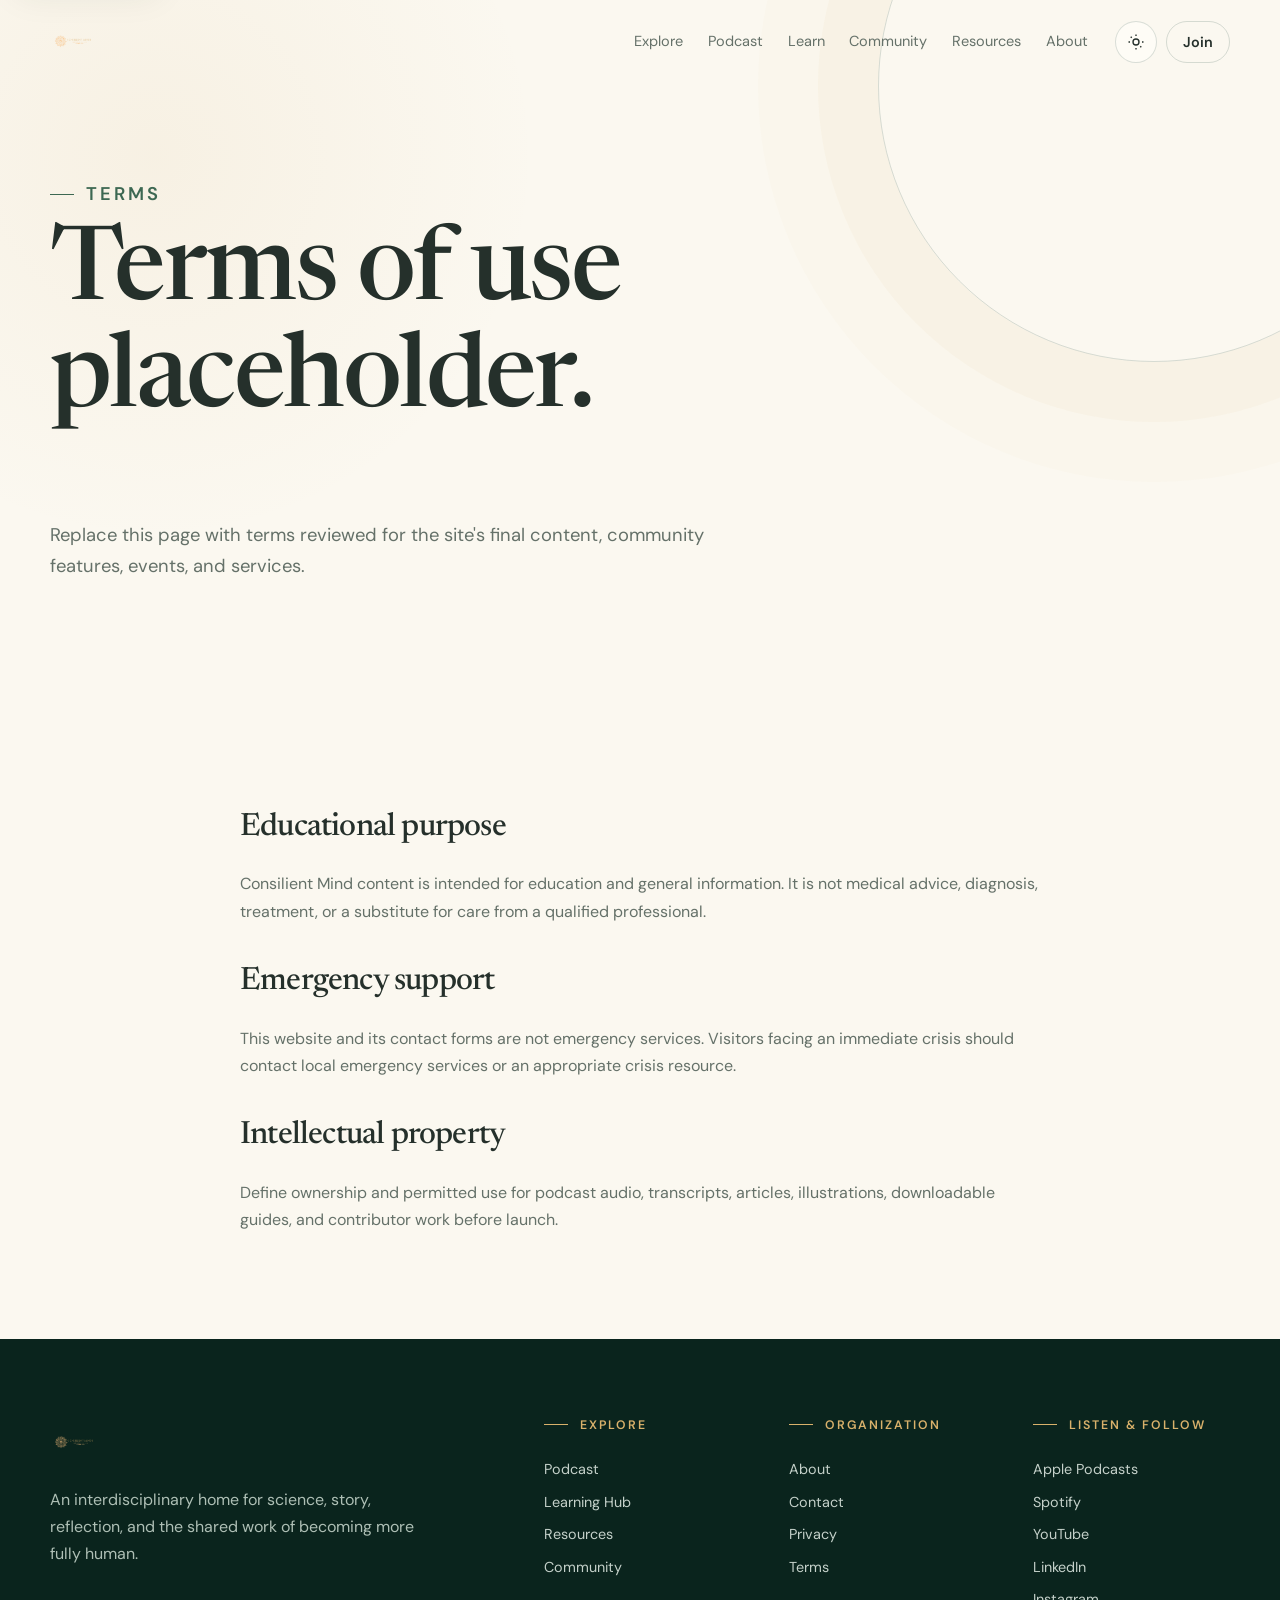
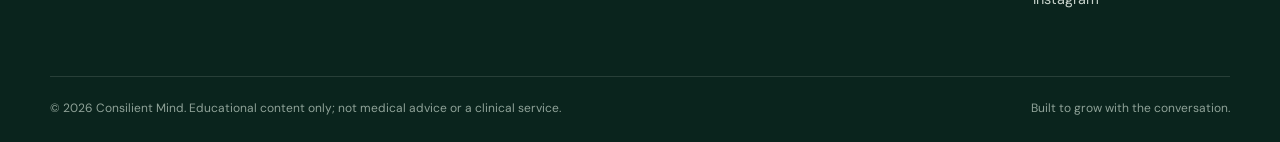
<file: terms.html>
<!doctype html>
<html lang="en" data-theme="light">
<head>
<meta charset="utf-8"><meta name="viewport" content="width=device-width,initial-scale=1">
<title>Terms | Consilient Mind</title><meta name="description" content="Terms of use placeholder for Consilient Mind."><meta name="theme-color" content="#173f32">
<meta property="og:title" content="Terms | Consilient Mind"><meta property="og:description" content="Terms of use placeholder for Consilient Mind."><meta property="og:type" content="website"><meta property="og:image" content="assets/images/social-card.svg">
<link rel="icon" href="assets/images/Consilient Minds Logo.png" type="image/png"><link rel="stylesheet" href="assets/css/styles.css">
</head>
<body data-page="terms">
<a class="skip-link" href="#main-content">Skip to content</a>
<header class="site-header" data-header>
  <div class="header-inner shell">
    <a class="brand" href="index.html" aria-label="Consilient Mind home">
      <img src="assets/images/Consilient Minds Logo.png" alt="" width="46" height="46">
    </a>
    <nav class="desktop-nav" aria-label="Primary"><a class="nav-link" href="index.html">Explore</a><a class="nav-link" href="podcast.html">Podcast</a><a class="nav-link" href="learn.html">Learn</a><a class="nav-link" href="community.html">Community</a><a class="nav-link" href="resources.html">Resources</a><a class="nav-link" href="about.html">About</a></nav>
    <div class="header-actions">
      <button class="icon-button theme-toggle" type="button" aria-label="Switch color theme" data-theme-toggle>
        <svg class="sun-icon" viewBox="0 0 24 24"><circle cx="12" cy="12" r="4"/><path d="M12 2v2M12 20v2M4.93 4.93l1.42 1.42M17.66 17.66l1.41 1.41M2 12h2M20 12h2"/></svg>
        <svg class="moon-icon" viewBox="0 0 24 24"><path d="M20.2 15.5A8.5 8.5 0 0 1 8.5 3.8 8.5 8.5 0 1 0 20.2 15.5Z"/></svg>
      </button>
      <a class="button button-small button-ghost header-join" href="community.html#join">Join</a>
      <button class="menu-toggle" type="button" aria-expanded="false" aria-controls="mobile-menu" data-menu-toggle>
        <span></span><span></span><span></span><span class="sr-only">Open menu</span>
      </button>
    </div>
  </div>
  <nav class="mobile-menu" id="mobile-menu" aria-label="Mobile navigation" data-mobile-menu>
    <div class="shell mobile-menu-inner"><a class="nav-link" href="index.html">Explore</a><a class="nav-link" href="podcast.html">Podcast</a><a class="nav-link" href="learn.html">Learn</a><a class="nav-link" href="community.html">Community</a><a class="nav-link" href="resources.html">Resources</a><a class="nav-link" href="about.html">About</a><a class="button" href="community.html#join">Join the community</a></div>
  </nav>
</header><main id="main-content"><section class="page-hero"><div class="shell"><p class="eyebrow">Terms</p><h1>Terms of use placeholder.</h1><p>Replace this page with terms reviewed for the site's final content, community features, events, and services.</p></div></section><section class="section section-tight"><div class="shell legal-copy"><h2>Educational purpose</h2><p>Consilient Mind content is intended for education and general information. It is not medical advice, diagnosis, treatment, or a substitute for care from a qualified professional.</p><h2>Emergency support</h2><p>This website and its contact forms are not emergency services. Visitors facing an immediate crisis should contact local emergency services or an appropriate crisis resource.</p><h2>Intellectual property</h2><p>Define ownership and permitted use for podcast audio, transcripts, articles, illustrations, downloadable guides, and contributor work before launch.</p></div></section></main>
<footer class="site-footer">
  <div class="shell footer-grid">
    <div class="footer-intro">
      <a class="brand footer-brand" href="index.html"><img src="assets/images/Consilient Minds Logo.png" alt="" width="48" height="48"></a>
      <p>An interdisciplinary home for science, story, reflection, and the shared work of becoming more fully human.</p>
    </div>
    <div><p class="eyebrow">Explore</p><a href="podcast.html">Podcast</a><a href="learn.html">Learning Hub</a><a href="resources.html">Resources</a><a href="community.html">Community</a></div>
    <div><p class="eyebrow">Organization</p><a href="about.html">About</a><a href="contact.html">Contact</a><a href="privacy.html">Privacy</a><a href="terms.html">Terms</a></div>
    <div><p class="eyebrow">Listen & follow</p><a href="#" data-placeholder-link>Apple Podcasts</a><a href="#" data-placeholder-link>Spotify</a><a href="#" data-placeholder-link>YouTube</a><a href="#" data-placeholder-link>LinkedIn</a><a href="#" data-placeholder-link>Instagram</a></div>
  </div>
  <div class="shell footer-bottom"><p>© <span data-current-year></span> Consilient Mind. Educational content only; not medical advice or a clinical service.</p><p>Built to grow with the conversation.</p></div>
</footer>
<div class="toast" role="status" aria-live="polite" data-toast></div>
<script src="assets/js/data.js"></script><script src="assets/js/main.js"></script></body></html>
</file>
<file: assets/css/styles.css>
@import url('https://fonts.googleapis.com/css2?family=DM+Sans:wght@400;500;600&family=Newsreader:opsz,wght@6..72,400;6..72,500;6..72,600&display=swap');
:root{
--forest-950:#0a241d;--forest-900:#102f27;--forest-800:#173f32;--forest-700:#275441;--forest-600:#3d6852;
--sage-500:#829987;--sage-300:#bdc9bb;--sage-100:#e4e9e1;--cream-50:#fbf8f0;--cream-100:#f6f1e5;--cream-200:#ebe2d0;
--gold-500:#c99a4d;--gold-400:#d9b16b;--gold-200:#ecd9b3;--charcoal:#25302b;--muted:#657169;--line:rgba(23,63,50,.16);
--surface:rgba(255,253,248,.78);--surface-solid:#fffdf8;--shadow:0 22px 70px rgba(24,48,39,.12);--shadow-soft:0 10px 35px rgba(24,48,39,.08);
--serif:"Newsreader","Iowan Old Style","Palatino Linotype",Georgia,serif;--sans:"DM Sans",Inter,ui-sans-serif,system-ui,-apple-system,sans-serif;
--radius-sm:12px;--radius-md:22px;--radius-lg:34px;--shell:min(1180px,calc(100vw - 40px));--transition:220ms ease}
html[data-theme=dark]{--cream-50:#0c211b;--cream-100:#102a22;--cream-200:#17372d;--charcoal:#edf2ec;--muted:#b9c6be;--line:rgba(233,241,235,.15);--surface:rgba(17,48,39,.78);--surface-solid:#123128;--sage-100:#19382e;--shadow:0 22px 70px rgba(0,0,0,.3);--shadow-soft:0 10px 35px rgba(0,0,0,.2)}
*{box-sizing:border-box}html{scroll-behavior:smooth;color-scheme:light}html[data-theme=dark]{color-scheme:dark}
body{margin:0;background:radial-gradient(circle at 12% 9%,rgba(201,154,77,.08),transparent 24rem),var(--cream-50);color:var(--charcoal);font-family:var(--sans);font-size:16px;line-height:1.7;-webkit-font-smoothing:antialiased;text-rendering:optimizeLegibility}
body.menu-open{overflow:hidden}img,svg{display:block;max-width:100%}button,input,textarea,select{font:inherit}a{color:inherit}::selection{background:var(--gold-200);color:var(--forest-950)}
h1,h2,h3,h4,p{margin-top:0}h1,h2,h3,h4{font-family:var(--serif);font-weight:500;letter-spacing:-.025em;line-height:1.04}
h1{font-size:clamp(3.4rem,8vw,7.6rem)}h2{font-size:clamp(2.6rem,5.4vw,5.2rem)}h3{font-size:clamp(1.7rem,2.6vw,2.6rem)}p{color:var(--muted)}
.shell{width:var(--shell);margin-inline:auto}.narrow{width:min(760px,calc(100vw - 40px));margin-inline:auto}
.section{padding:clamp(5rem,10vw,9rem) 0;position:relative}.section-tight{padding:clamp(3.5rem,7vw,6rem) 0}
.section-dark{background:var(--forest-900);color:#f9f5ea}.section-dark p{color:#c9d4cc}.section-sage{background:var(--sage-100)}.section-gold{background:var(--gold-200);color:var(--forest-950)}.section-gold p{color:#3c5147}
.eyebrow{display:inline-flex;align-items:center;gap:.75rem;margin-bottom:1.15rem;color:var(--forest-600);font-size:.77rem;font-weight:600;letter-spacing:.16em;line-height:1;text-transform:uppercase}.section-dark .eyebrow{color:var(--gold-400)}.eyebrow:before{content:"";width:24px;height:1px;background:currentColor}
.lede{max-width:780px;color:var(--charcoal);font-family:var(--serif);font-size:clamp(1.35rem,2.4vw,2.05rem);line-height:1.42}.section-dark .lede{color:#f7f3e9}.display-accent{color:var(--gold-500);font-style:italic}
.text-link{display:inline-flex;align-items:center;gap:.5rem;border:0;background:transparent;color:inherit;text-decoration:none;font-weight:600;cursor:pointer}.text-link:after{content:"↗";transition:transform var(--transition)}.text-link:hover:after{transform:translate(3px,-3px)}
.sr-only{position:absolute;width:1px;height:1px;padding:0;margin:-1px;overflow:hidden;clip:rect(0,0,0,0);white-space:nowrap;border:0}.skip-link{position:fixed;left:16px;top:16px;z-index:200;transform:translateY(-160%);background:var(--surface-solid);padding:.75rem 1rem;border-radius:8px;box-shadow:var(--shadow-soft)}.skip-link:focus{transform:translateY(0)}
.button{display:inline-flex;min-height:52px;align-items:center;justify-content:center;gap:.65rem;padding:.85rem 1.25rem;border:1px solid var(--forest-800);border-radius:999px;background:var(--forest-800);color:#fff;cursor:pointer;font-weight:600;line-height:1;text-decoration:none;transition:transform var(--transition),background var(--transition),border-color var(--transition),color var(--transition)}.button:hover{transform:translateY(-2px);background:var(--forest-700)}.button-small{min-height:42px;padding:.65rem 1rem;font-size:.9rem}.button-ghost{background:transparent;color:var(--charcoal);border-color:var(--line)}.button-ghost:hover{background:var(--surface)}.button-light{background:#f7f2e7;color:var(--forest-900);border-color:#f7f2e7}.button-gold{background:var(--gold-500);color:var(--forest-950);border-color:var(--gold-500)}.button-row{display:flex;flex-wrap:wrap;gap:.8rem}
.icon-button{width:42px;height:42px;display:grid;place-items:center;border:1px solid var(--line);border-radius:50%;background:var(--surface);color:var(--charcoal);cursor:pointer}.icon-button svg{width:18px;height:18px;fill:none;stroke:currentColor;stroke-width:1.8}.moon-icon{display:none}html[data-theme=dark] .sun-icon{display:none}html[data-theme=dark] .moon-icon{display:block}
.site-header{position:fixed;inset:0 0 auto;z-index:100;transition:background var(--transition),box-shadow var(--transition),transform var(--transition)}.site-header.is-scrolled{background:color-mix(in srgb,var(--cream-50) 88%,transparent);backdrop-filter:blur(20px);box-shadow:0 1px 0 var(--line)}.site-header.is-hidden{transform:translateY(-100%)}
.header-inner{min-height:84px;display:flex;align-items:center;gap:1.5rem}.brand{display:inline-flex;align-items:center;gap:.72rem;text-decoration:none}.brand img{flex:0 0 auto}.brand-words{display:grid;line-height:.92}.brand-words strong{font-family:var(--serif);font-size:1.08rem;letter-spacing:-.02em}.brand-words span{color:var(--muted);font-size:.72rem;letter-spacing:.2em;text-transform:uppercase}
.desktop-nav{display:flex;align-items:center;gap:1.15rem;margin-left:auto}.nav-link{position:relative;padding:.5rem .2rem;color:var(--muted);font-size:.91rem;text-decoration:none}.nav-link:after{content:"";position:absolute;inset:auto 0 1px;height:1px;background:var(--gold-500);transform:scaleX(0);transform-origin:right;transition:transform var(--transition)}.nav-link:hover:after,.nav-link.is-active:after{transform:scaleX(1);transform-origin:left}.nav-link.is-active{color:var(--charcoal)}
.header-actions{display:flex;align-items:center;gap:.55rem}.menu-toggle{display:none;width:44px;height:44px;border:0;background:transparent;cursor:pointer}.menu-toggle span:not(.sr-only){display:block;width:22px;height:1.5px;margin:5px auto;background:currentColor;transition:transform var(--transition),opacity var(--transition)}.menu-toggle[aria-expanded=true] span:nth-child(1){transform:translateY(6.5px) rotate(45deg)}.menu-toggle[aria-expanded=true] span:nth-child(2){opacity:0}.menu-toggle[aria-expanded=true] span:nth-child(3){transform:translateY(-6.5px) rotate(-45deg)}
.mobile-menu{display:none;max-height:0;overflow:hidden;background:var(--cream-50);transition:max-height 450ms ease}.mobile-menu.is-open{max-height:calc(100vh - 84px)}.mobile-menu-inner{display:grid;gap:.25rem;padding:1.5rem 0 2rem}.mobile-menu .nav-link{padding:.8rem 0;font-family:var(--serif);font-size:1.7rem}.mobile-menu .button{margin-top:1rem}
.hero{min-height:100svh;display:grid;align-items:end;position:relative;overflow:hidden;background:var(--forest-900);color:#fbf7ed}.hero-backdrop{position:absolute;inset:0;background-image:linear-gradient(90deg,rgba(9,31,25,.7),rgba(9,31,25,.12) 58%,rgba(9,31,25,.42)),url("../images/forest-abstract.svg");background-size:cover;background-position:center;transform:scale(1.02)}.hero:after{content:"";position:absolute;inset:0;background:radial-gradient(circle at 75% 22%,rgba(213,168,90,.14),transparent 30%);pointer-events:none}
.hero-content{position:relative;z-index:2;padding:11rem 0 6rem}.hero-copy{max-width:920px}.hero h1{max-width:1050px;margin-bottom:1.4rem}.hero .hero-lede{max-width:690px;margin-bottom:2rem;color:#d6dfd8;font-size:clamp(1.08rem,2vw,1.34rem)}.hero .eyebrow{color:var(--gold-400)}.hero .button-ghost{color:#fff;border-color:rgba(255,255,255,.35);background:rgba(255,255,255,.05)}.hero .button-ghost:hover{background:rgba(255,255,255,.11)}.hero-scroll{position:absolute;right:0;bottom:6rem;display:flex;align-items:center;gap:.8rem;color:#d6dfd8;font-size:.78rem;letter-spacing:.15em;text-transform:uppercase;writing-mode:vertical-rl}.hero-scroll:after{content:"";width:1px;height:68px;background:linear-gradient(#d5a85a,transparent)}.constellation{position:absolute;inset:0;z-index:1;pointer-events:none;opacity:.45}
.intro-grid{display:grid;grid-template-columns:.8fr 1.4fr;gap:clamp(2rem,8vw,8rem);align-items:start}.intro-copy p{font-size:1.09rem}.big-question{padding-left:clamp(1.5rem,4vw,4rem);border-left:1px solid var(--gold-500);font-family:var(--serif);font-size:clamp(1.8rem,3.4vw,3.5rem);line-height:1.25}
.principles-grid{display:grid;grid-template-columns:repeat(3,1fr);border-top:1px solid var(--line);border-left:1px solid var(--line)}.principle{min-height:280px;padding:2rem;border-right:1px solid var(--line);border-bottom:1px solid var(--line)}.principle-number{display:block;margin-bottom:4.5rem;color:var(--gold-500);font-size:.78rem;letter-spacing:.14em}.principle h3{font-size:1.7rem}.principle p{margin-bottom:0}
.idea-marquee{overflow:hidden;padding:1.25rem 0;border-block:1px solid rgba(255,255,255,.15)}.marquee-track{width:max-content;display:flex;gap:2.5rem;animation:marquee 40s linear infinite}.marquee-track span{display:inline-flex;align-items:center;gap:2.5rem;color:#eaf0eb;font-family:var(--serif);font-size:clamp(1.5rem,2.8vw,2.6rem);white-space:nowrap}.marquee-track span:after{content:"✦";color:var(--gold-400);font-size:1rem}@keyframes marquee{to{transform:translateX(-50%)}}
.split-heading{display:grid;grid-template-columns:1fr 1fr;gap:3rem;align-items:end;margin-bottom:3rem}.split-heading>:last-child{justify-self:end;max-width:480px}
.episode-feature{display:grid;grid-template-columns:minmax(0,1.15fr) minmax(320px,.85fr);border:1px solid var(--line);border-radius:var(--radius-lg);overflow:hidden;background:var(--surface);box-shadow:var(--shadow-soft)}.episode-art{min-height:540px;position:relative;display:grid;place-items:center;overflow:hidden;background:radial-gradient(circle at 70% 25%,rgba(213,168,90,.35),transparent 36%),linear-gradient(145deg,var(--forest-700),var(--forest-950))}.episode-art:before{content:"";position:absolute;inset:0;background:url("../images/brain-lines.svg") center/80% no-repeat;animation:breathe 7s ease-in-out infinite}.episode-art:after{content:"FEATURED CONVERSATION";position:absolute;left:2rem;bottom:1.6rem;color:#dce6df;font-size:.72rem;letter-spacing:.18em}.episode-number{position:relative;z-index:1;color:rgba(255,255,255,.12);font-family:var(--serif);font-size:clamp(11rem,22vw,20rem);line-height:.7}@keyframes breathe{50%{transform:scale(1.045);opacity:.82}}
.episode-copy{display:flex;flex-direction:column;justify-content:center;padding:clamp(2rem,5vw,4.5rem)}.meta-row{display:flex;flex-wrap:wrap;gap:.65rem 1.2rem;color:var(--muted);font-size:.83rem}.meta-row span{display:inline-flex;align-items:center;gap:.5rem}.meta-row span:not(:last-child):after{content:"";width:3px;height:3px;margin-left:.7rem;border-radius:50%;background:var(--gold-500)}.episode-copy h3{margin:1rem 0}.episode-quote{padding-left:1.25rem;border-left:1px solid var(--gold-500);font-family:var(--serif);font-size:1.28rem;line-height:1.4;color:var(--charcoal)}
.player{display:grid;grid-template-columns:auto 1fr auto;gap:.9rem;align-items:center;margin-top:1.3rem}.play-button{width:48px;height:48px;display:grid;place-items:center;border:0;border-radius:50%;background:var(--forest-800);color:#fff;cursor:pointer}.play-button svg{width:17px;fill:currentColor}.pause-bars{display:none;gap:3px}.pause-bars i{display:block;width:3px;height:14px;background:currentColor}.play-button.is-playing .play-triangle{display:none}.play-button.is-playing .pause-bars{display:flex}.player-track{height:4px;position:relative;border-radius:999px;background:var(--line);cursor:pointer}.player-progress{width:0;height:100%;border-radius:inherit;background:var(--gold-500)}.player-time{color:var(--muted);font-size:.77rem;font-variant-numeric:tabular-nums}
.cards-grid{display:grid;grid-template-columns:repeat(3,1fr);gap:1.2rem}.editorial-card{position:relative;display:flex;min-height:350px;flex-direction:column;padding:1.7rem;border:1px solid var(--line);border-radius:var(--radius-md);background:var(--surface);box-shadow:var(--shadow-soft);overflow:hidden;text-decoration:none;transition:transform var(--transition),box-shadow var(--transition),border-color var(--transition)}.editorial-card:hover{transform:translateY(-5px);box-shadow:var(--shadow);border-color:var(--gold-500)}.editorial-card:before{content:"";position:absolute;width:170px;height:170px;right:-55px;top:-55px;border-radius:50%;background:radial-gradient(circle,rgba(201,154,77,.2),transparent 65%)}.card-type{color:var(--forest-600);font-size:.72rem;font-weight:600;letter-spacing:.13em;text-transform:uppercase}.editorial-card h3{margin:4rem 0 1rem;font-size:2rem}.editorial-card p{flex:1}.card-foot{display:flex;justify-content:space-between;gap:1rem;margin-top:2rem;color:var(--muted);font-size:.8rem}
.community-panel{display:grid;grid-template-columns:1fr 1fr;border-radius:var(--radius-lg);overflow:hidden;background:var(--forest-900);color:#fff}.community-image{min-height:640px;position:relative;background:linear-gradient(rgba(13,46,36,.2),rgba(13,46,36,.8)),url("../images/forest-abstract.svg") center/cover}.community-image:after{content:"A community is not an audience.";position:absolute;left:2rem;right:2rem;bottom:2rem;max-width:460px;color:#fff;font-family:var(--serif);font-size:clamp(2rem,4vw,4rem);line-height:1.05}.community-copy{padding:clamp(2.2rem,6vw,5rem);align-self:center}.community-copy p{color:#cbd7cf}.offerings-list{display:grid;grid-template-columns:1fr 1fr;gap:.85rem;margin:2rem 0;padding:0;list-style:none}.offerings-list li{padding:.7rem 0;border-bottom:1px solid rgba(255,255,255,.13);color:#edf3ee}
.founder-teaser{display:grid;grid-template-columns:.85fr 1.15fr;gap:clamp(2.5rem,8vw,8rem);align-items:center}.founder-portrait{position:relative}.founder-portrait img{border-radius:var(--radius-lg);box-shadow:var(--shadow)}.founder-portrait:after{content:"";position:absolute;width:120px;height:120px;right:-25px;bottom:-25px;border:1px solid var(--gold-500);border-radius:50%}
.newsletter{position:relative;overflow:hidden;border-radius:var(--radius-lg);background:var(--gold-200);color:var(--forest-950)}.newsletter:after{content:"";position:absolute;width:480px;height:480px;right:-180px;top:-200px;border:1px solid rgba(23,63,50,.22);border-radius:50%;box-shadow:0 0 0 50px rgba(23,63,50,.035),0 0 0 100px rgba(23,63,50,.025)}.newsletter-inner{position:relative;z-index:1;display:grid;grid-template-columns:1.1fr .9fr;gap:3rem;align-items:end;padding:clamp(2.5rem,7vw,5rem)}.newsletter h2{max-width:700px;margin-bottom:.5rem}.newsletter p{color:#40554a}.newsletter-form{display:flex;gap:.65rem}.newsletter-form input{min-width:0;flex:1;padding:1rem 1.1rem;border:1px solid rgba(23,63,50,.3);border-radius:999px;background:rgba(255,255,255,.48);color:var(--forest-950);outline:0}.newsletter-form input:focus{border-color:var(--forest-800);box-shadow:0 0 0 4px rgba(23,63,50,.1)}.form-note{margin-top:.65rem;font-size:.76rem}
.page-hero{padding:11rem 0 5rem;position:relative;overflow:hidden}.page-hero:after{content:"";position:absolute;width:550px;height:550px;right:-150px;top:-190px;border-radius:50%;border:1px solid var(--line);box-shadow:0 0 0 60px rgba(201,154,77,.045),0 0 0 120px rgba(201,154,77,.025)}.page-hero h1{max-width:1000px}.page-hero p{max-width:680px;font-size:1.15rem}
.filter-bar{display:flex;flex-wrap:wrap;gap:.65rem;margin-bottom:2rem}.filter-chip{padding:.7rem 1rem;border:1px solid var(--line);border-radius:999px;background:transparent;color:var(--muted);cursor:pointer}.filter-chip:hover,.filter-chip.is-active{border-color:var(--forest-700);background:var(--forest-800);color:#fff}.search-wrap{position:relative;margin-bottom:2rem}.search-wrap input{width:100%;padding:1rem 1.2rem 1rem 3rem;border:1px solid var(--line);border-radius:999px;background:var(--surface-solid);color:var(--charcoal);outline:0}.search-wrap svg{position:absolute;left:1.1rem;top:50%;width:18px;transform:translateY(-50%);fill:none;stroke:var(--muted)}.search-wrap input:focus{border-color:var(--gold-500);box-shadow:0 0 0 4px rgba(201,154,77,.1)}
.episode-grid{display:grid;grid-template-columns:repeat(2,1fr);gap:1.2rem}.episode-card{display:grid;grid-template-columns:132px 1fr;min-height:260px;border:1px solid var(--line);border-radius:var(--radius-md);background:var(--surface);overflow:hidden;transition:transform var(--transition),box-shadow var(--transition)}.episode-card:hover{transform:translateY(-4px);box-shadow:var(--shadow-soft)}.episode-card-art{display:grid;place-items:center;background:linear-gradient(160deg,var(--forest-600),var(--forest-950));color:rgba(255,255,255,.23);font-family:var(--serif);font-size:5rem}.episode-card-copy{display:flex;flex-direction:column;padding:1.4rem}.episode-card h3{margin:.5rem 0 .7rem;font-size:1.7rem}.episode-card p{margin-bottom:1rem;font-size:.92rem}.episode-card-actions{display:flex;align-items:center;gap:.7rem;margin-top:auto}.round-play{width:40px;height:40px;display:grid;place-items:center;border:0;border-radius:50%;background:var(--forest-800);color:#fff;cursor:pointer}.round-play svg{width:14px;fill:currentColor}
.article-layout{display:grid;grid-template-columns:minmax(0,1fr) 290px;gap:4rem}.article-grid{display:grid;grid-template-columns:repeat(2,1fr);gap:1.2rem}.sidebar-card{position:sticky;top:110px;padding:1.5rem;border:1px solid var(--line);border-radius:var(--radius-md);background:var(--surface)}.sidebar-card h3{font-size:1.65rem}.sidebar-card ul{padding-left:1.1rem;color:var(--muted)}
.gathering-list{display:grid;gap:.9rem}.gathering{display:grid;grid-template-columns:90px 1fr auto;gap:1.5rem;align-items:center;padding:1.2rem;border:1px solid var(--line);border-radius:var(--radius-md);background:var(--surface)}.gathering-date{display:grid;text-align:center;line-height:1}.gathering-date strong{font-family:var(--serif);font-size:2.4rem}.gathering-date span{color:var(--gold-500);font-size:.72rem;letter-spacing:.13em}.gathering h3{margin-bottom:.25rem;font-size:1.55rem}.gathering p{margin:0;font-size:.88rem}
.tabs{display:flex;gap:.5rem;margin-bottom:1.5rem;border-bottom:1px solid var(--line)}.tab-button{padding:.9rem 1rem;border:0;border-bottom:2px solid transparent;background:transparent;color:var(--muted);cursor:pointer}.tab-button[aria-selected=true]{border-color:var(--gold-500);color:var(--charcoal)}.tab-panel[hidden]{display:none}
.book-grid{display:grid;grid-template-columns:repeat(4,1fr);gap:1.2rem}.book-card{min-height:390px;display:flex;flex-direction:column;padding:1.5rem;border:1px solid var(--line);border-radius:8px 22px 22px 8px;background:linear-gradient(90deg,rgba(23,63,50,.12) 0 9px,transparent 9px),var(--surface-solid);box-shadow:8px 10px 0 var(--sage-100)}.book-theme{color:var(--gold-500);font-size:.72rem;letter-spacing:.12em;text-transform:uppercase}.book-card h3{margin:4.2rem 0 .55rem;font-size:1.65rem}.book-card .author,.book-card .book-note{font-size:.88rem}.book-card .book-note{margin-top:auto;padding-top:2rem}
.glossary{border-top:1px solid var(--line)}.glossary-item{border-bottom:1px solid var(--line)}.glossary-button{width:100%;display:flex;justify-content:space-between;gap:1rem;padding:1.4rem 0;border:0;background:transparent;color:var(--charcoal);cursor:pointer;text-align:left}.glossary-button span:first-child{font-family:var(--serif);font-size:1.55rem}.glossary-button span:last-child{font-size:1.5rem;transition:transform var(--transition)}.glossary-button[aria-expanded=true] span:last-child{transform:rotate(45deg)}.glossary-definition{max-width:760px;padding:0 0 1.4rem}.glossary-definition[hidden]{display:none}
.contact-grid{display:grid;grid-template-columns:.78fr 1.22fr;gap:clamp(2.5rem,8vw,7rem)}.contact-aside{padding:2rem;border-radius:var(--radius-md);background:var(--forest-900);color:#fff}.contact-aside p{color:#cbd7cf}.contact-aside a{color:var(--gold-400)}.form-grid{display:grid;grid-template-columns:1fr 1fr;gap:1rem}.field{display:grid;gap:.45rem}.field-full{grid-column:1/-1}.field label{font-size:.82rem;font-weight:600}.field input,.field textarea,.field select{width:100%;padding:.9rem 1rem;border:1px solid var(--line);border-radius:var(--radius-sm);background:var(--surface-solid);color:var(--charcoal);outline:0}.field textarea{min-height:180px;resize:vertical}.field input:focus,.field textarea:focus,.field select:focus{border-color:var(--gold-500);box-shadow:0 0 0 4px rgba(201,154,77,.1)}.field-error{min-height:1em;color:#a13e37;font-size:.75rem}
.timeline{position:relative}.timeline:before{content:"";position:absolute;left:92px;top:0;bottom:0;width:1px;background:var(--line)}.timeline-item{display:grid;grid-template-columns:70px 1fr;gap:3rem;padding:0 0 3.5rem}.timeline-marker{color:var(--gold-500);font-size:.78rem;font-weight:600;letter-spacing:.1em}.timeline-content{position:relative;max-width:720px}.timeline-content:before{content:"";position:absolute;left:-37px;top:8px;width:9px;height:9px;border-radius:50%;background:var(--gold-500);box-shadow:0 0 0 7px var(--cream-50)}.timeline-content h3{font-size:2rem}
.quote-band{padding:clamp(5rem,12vw,10rem) 0;text-align:center}.quote-band blockquote{max-width:980px;margin:0 auto;font-family:var(--serif);font-size:clamp(2rem,4.8vw,5rem);line-height:1.15}.quote-band cite{display:block;margin-top:1.5rem;color:var(--gold-400);font-family:var(--sans);font-size:.8rem;font-style:normal;letter-spacing:.14em;text-transform:uppercase}
.modal{position:fixed;inset:0;z-index:300;display:none;place-items:center;padding:20px;background:rgba(5,20,15,.72);backdrop-filter:blur(12px)}.modal.is-open{display:grid}.modal-card{width:min(760px,100%);max-height:min(760px,calc(100vh - 40px));overflow:auto;position:relative;padding:clamp(2rem,5vw,4rem);border:1px solid rgba(255,255,255,.12);border-radius:var(--radius-lg);background:var(--surface-solid);box-shadow:var(--shadow)}.modal-close{position:absolute;right:1rem;top:1rem}.tag-row{display:flex;flex-wrap:wrap;gap:.5rem}.tag{padding:.4rem .7rem;border:1px solid var(--line);border-radius:999px;color:var(--muted);font-size:.75rem}
.toast{position:fixed;z-index:400;left:50%;bottom:24px;transform:translate(-50%,150%);max-width:min(520px,calc(100vw - 32px));padding:.85rem 1rem;border-radius:999px;background:var(--forest-950);color:#fff;box-shadow:var(--shadow);opacity:0;transition:transform 300ms ease,opacity 300ms ease}.toast.is-visible{transform:translate(-50%,0);opacity:1}
.site-footer{padding:5rem 0 1.5rem;background:var(--forest-950);color:#f2f6f3}.footer-grid{display:grid;grid-template-columns:1.7fr repeat(3,.75fr);gap:3rem}.footer-grid>div:not(:first-child){display:grid;align-content:start;gap:.5rem}.footer-grid a{color:#c5d1ca;text-decoration:none;font-size:.9rem}.footer-grid a:hover{color:#fff}.footer-intro p{max-width:390px;color:#aebfb5}.footer-brand{margin-bottom:1.2rem}.footer-brand .brand-words span{color:#b6c7bd}.footer-grid .eyebrow{color:var(--gold-400)}.footer-bottom{display:flex;justify-content:space-between;gap:2rem;margin-top:4rem;padding-top:1.3rem;border-top:1px solid rgba(255,255,255,.12)}.footer-bottom p{margin:0;color:#8fa298;font-size:.75rem}
[data-reveal]{opacity:0;transform:translateY(24px);transition:opacity 800ms cubic-bezier(.2,.7,.2,1),transform 800ms cubic-bezier(.2,.7,.2,1)}[data-reveal].is-visible{opacity:1;transform:translateY(0)}[data-reveal-delay="1"]{transition-delay:100ms}[data-reveal-delay="2"]{transition-delay:200ms}
.empty-state{grid-column:1/-1;padding:3rem;border:1px dashed var(--line);border-radius:var(--radius-md);text-align:center}.legal-copy{max-width:800px}.legal-copy h2{margin-top:2.5rem;font-size:2rem}.legal-copy p,.legal-copy li{color:var(--muted)}
@media(max-width:1000px){.desktop-nav,.header-join{display:none}.menu-toggle,.mobile-menu{display:block}.intro-grid,.split-heading,.founder-teaser,.newsletter-inner,.contact-grid{grid-template-columns:1fr}.split-heading>:last-child{justify-self:start}.principles-grid{grid-template-columns:repeat(2,1fr)}.episode-feature,.community-panel{grid-template-columns:1fr}.episode-art{min-height:420px}.community-image{min-height:480px}.cards-grid{grid-template-columns:repeat(2,1fr)}.article-layout{grid-template-columns:1fr}.sidebar-card{position:static}.book-grid{grid-template-columns:repeat(2,1fr)}.footer-grid{grid-template-columns:1.4fr 1fr 1fr}.footer-grid>div:last-child{grid-column:2}}
@media(max-width:720px){:root{--shell:min(100% - 28px,1180px)}.header-inner{min-height:72px}.brand img{width:40px;height:40px}.theme-toggle{display:none}.hero-content{padding:9rem 0 4.5rem}.hero h1{font-size:clamp(3.3rem,17vw,5.5rem)}.hero-scroll{display:none}.principles-grid,.cards-grid,.episode-grid,.article-grid,.book-grid,.form-grid{grid-template-columns:1fr}.principle{min-height:230px}.principle-number{margin-bottom:2.5rem}.episode-card{grid-template-columns:88px 1fr}.episode-card-art{font-size:3rem}.offerings-list{grid-template-columns:1fr}.newsletter-form{flex-direction:column}.gathering{grid-template-columns:60px 1fr}.gathering .button{grid-column:1/-1}.timeline:before{left:70px}.timeline-item{grid-template-columns:50px 1fr;gap:2rem}.timeline-content:before{left:-25px}.footer-grid{grid-template-columns:1fr 1fr}.footer-intro{grid-column:1/-1}.footer-grid>div:last-child{grid-column:auto}.footer-bottom{flex-direction:column}}
@media(prefers-reduced-motion:reduce){*,*:before,*:after{scroll-behavior:auto!important;animation-duration:.01ms!important;animation-iteration-count:1!important;transition-duration:.01ms!important}[data-reveal]{opacity:1;transform:none}}
@media print{.site-header,.site-footer,.button,.newsletter{display:none!important}body{background:#fff;color:#000}.section{padding:2rem 0}}
</file>
